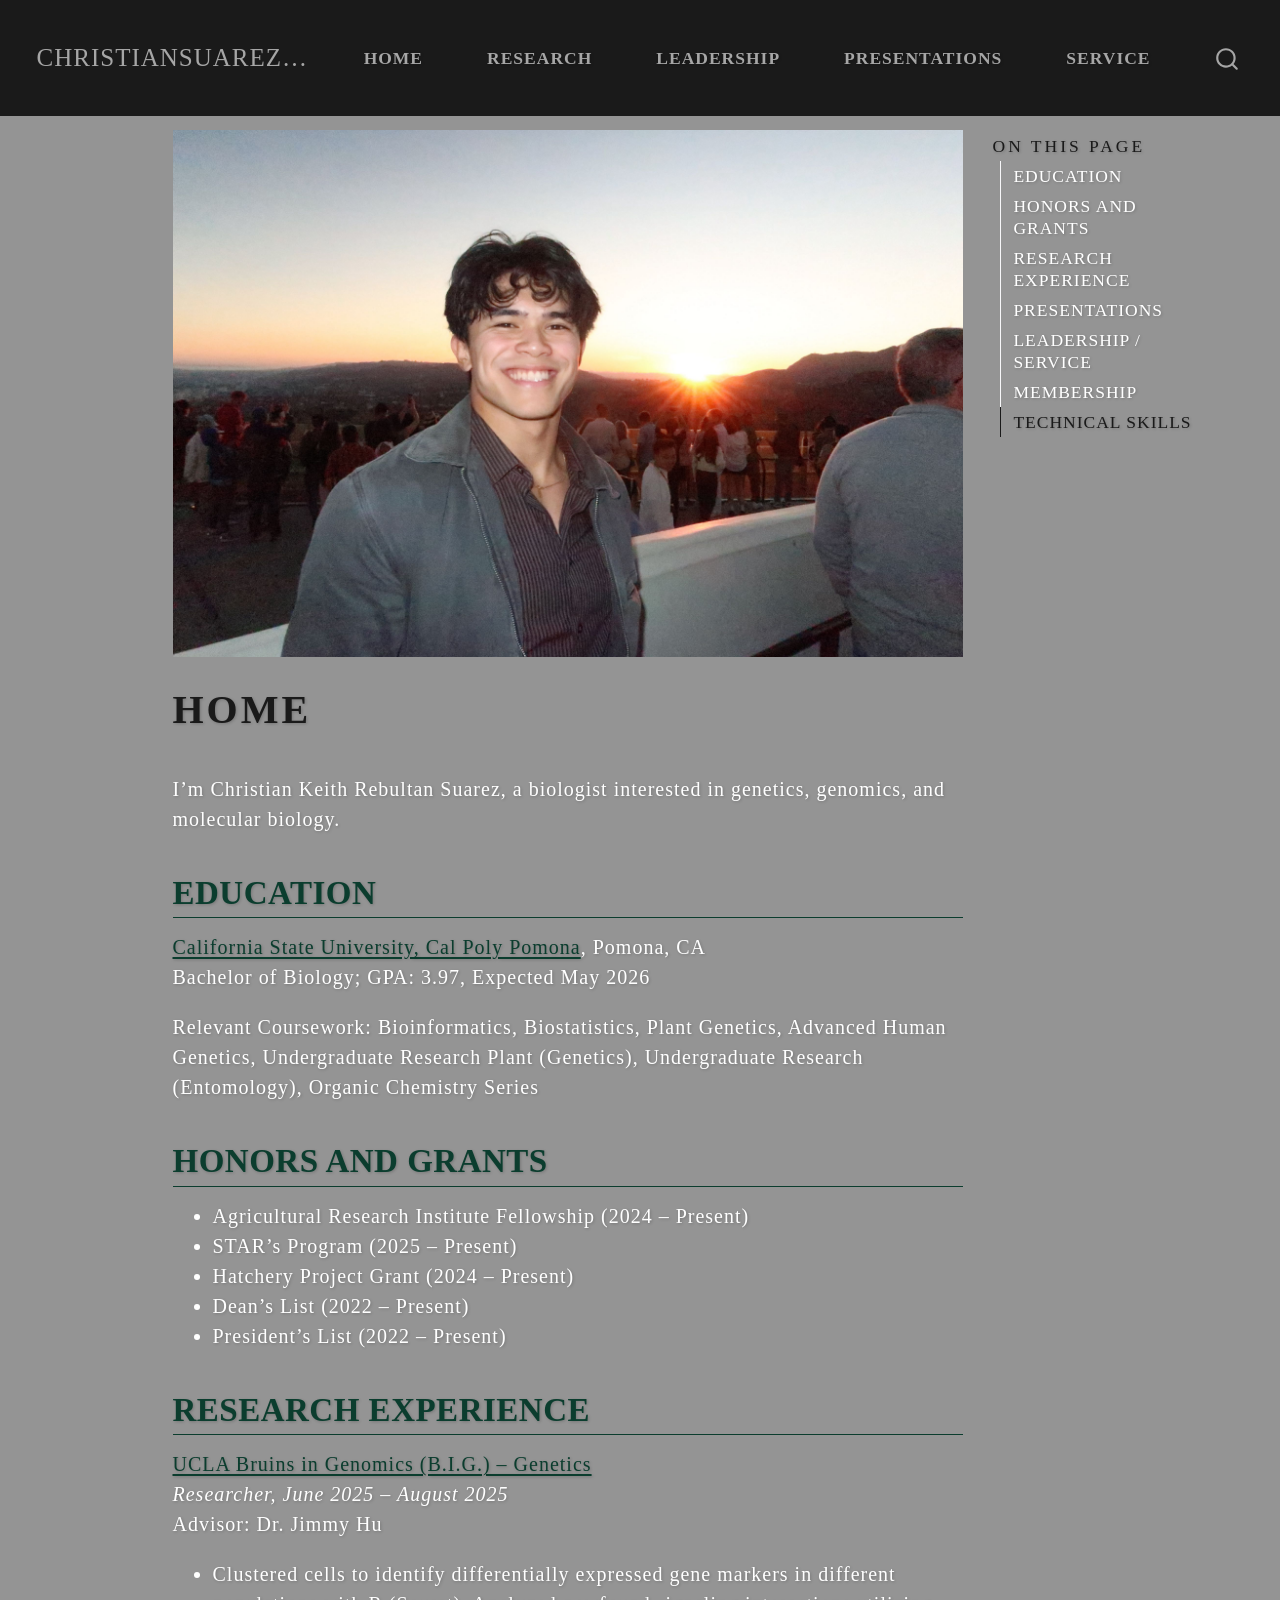
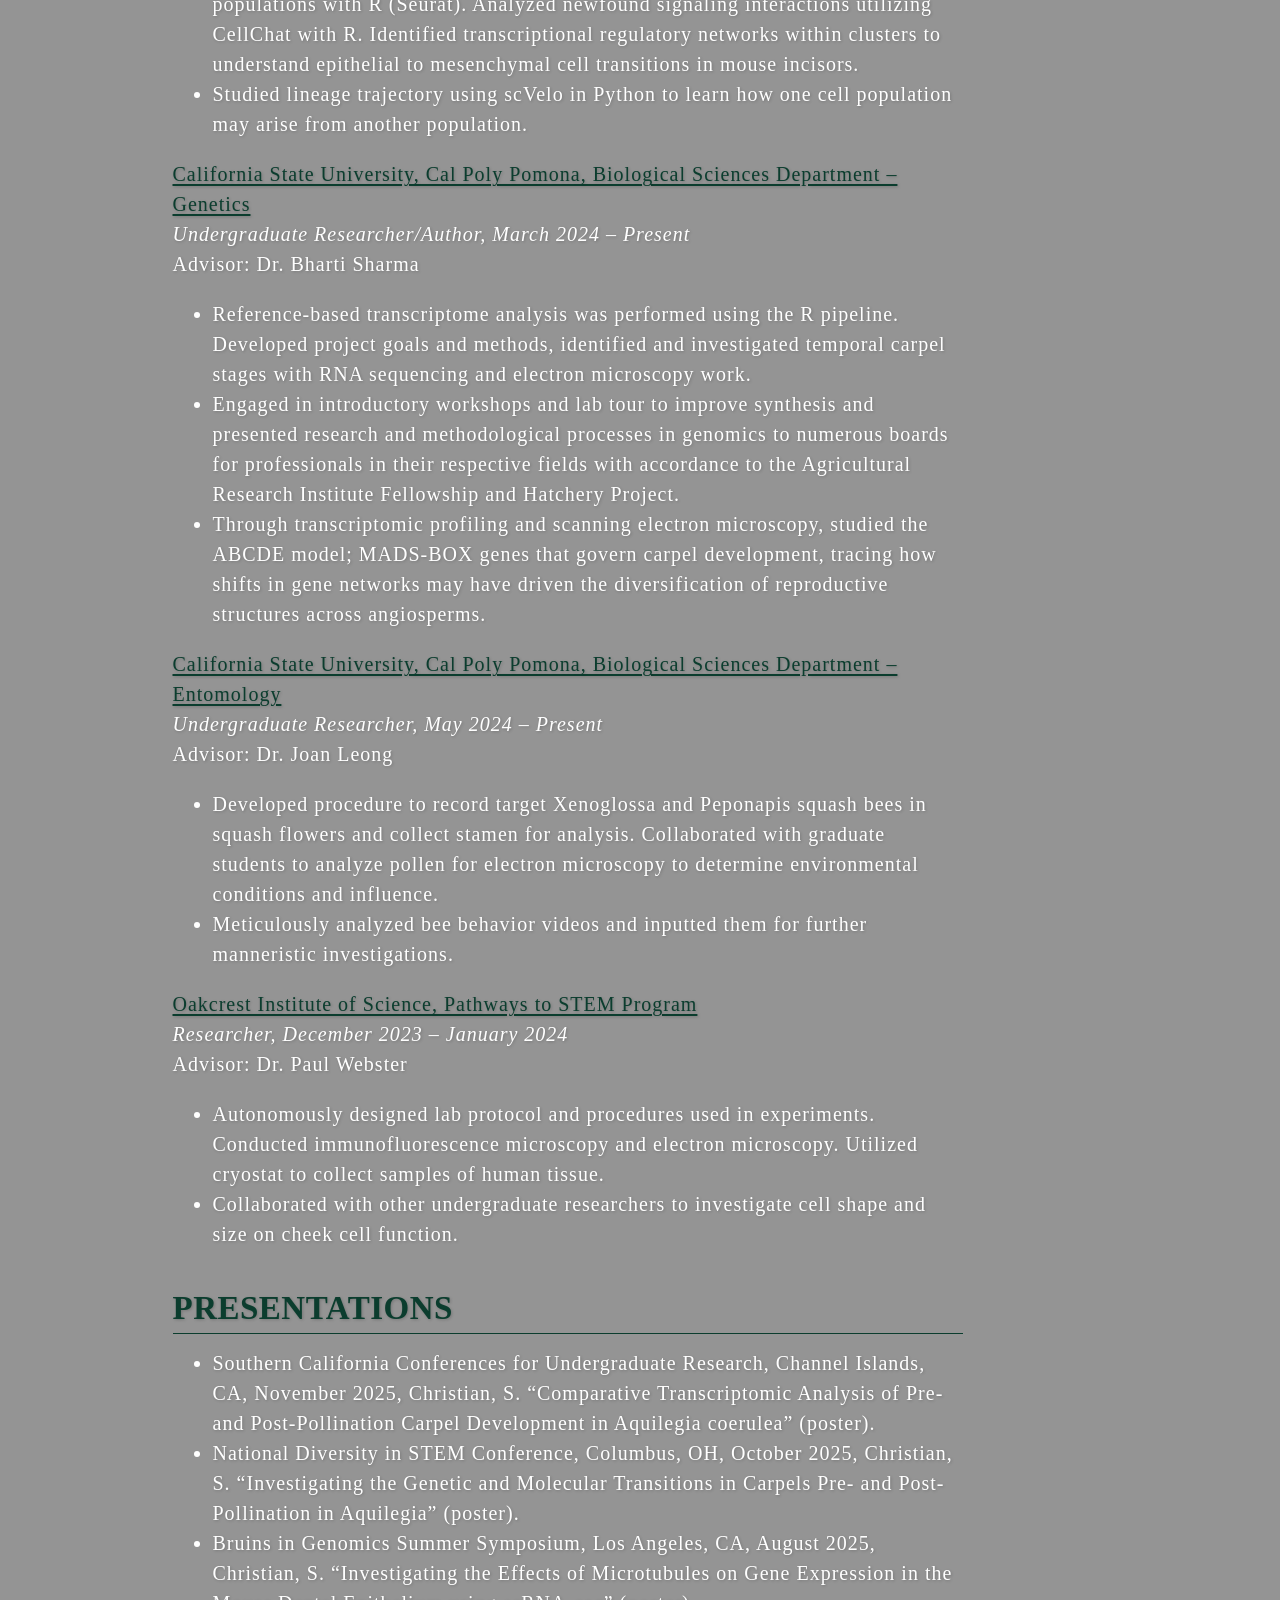
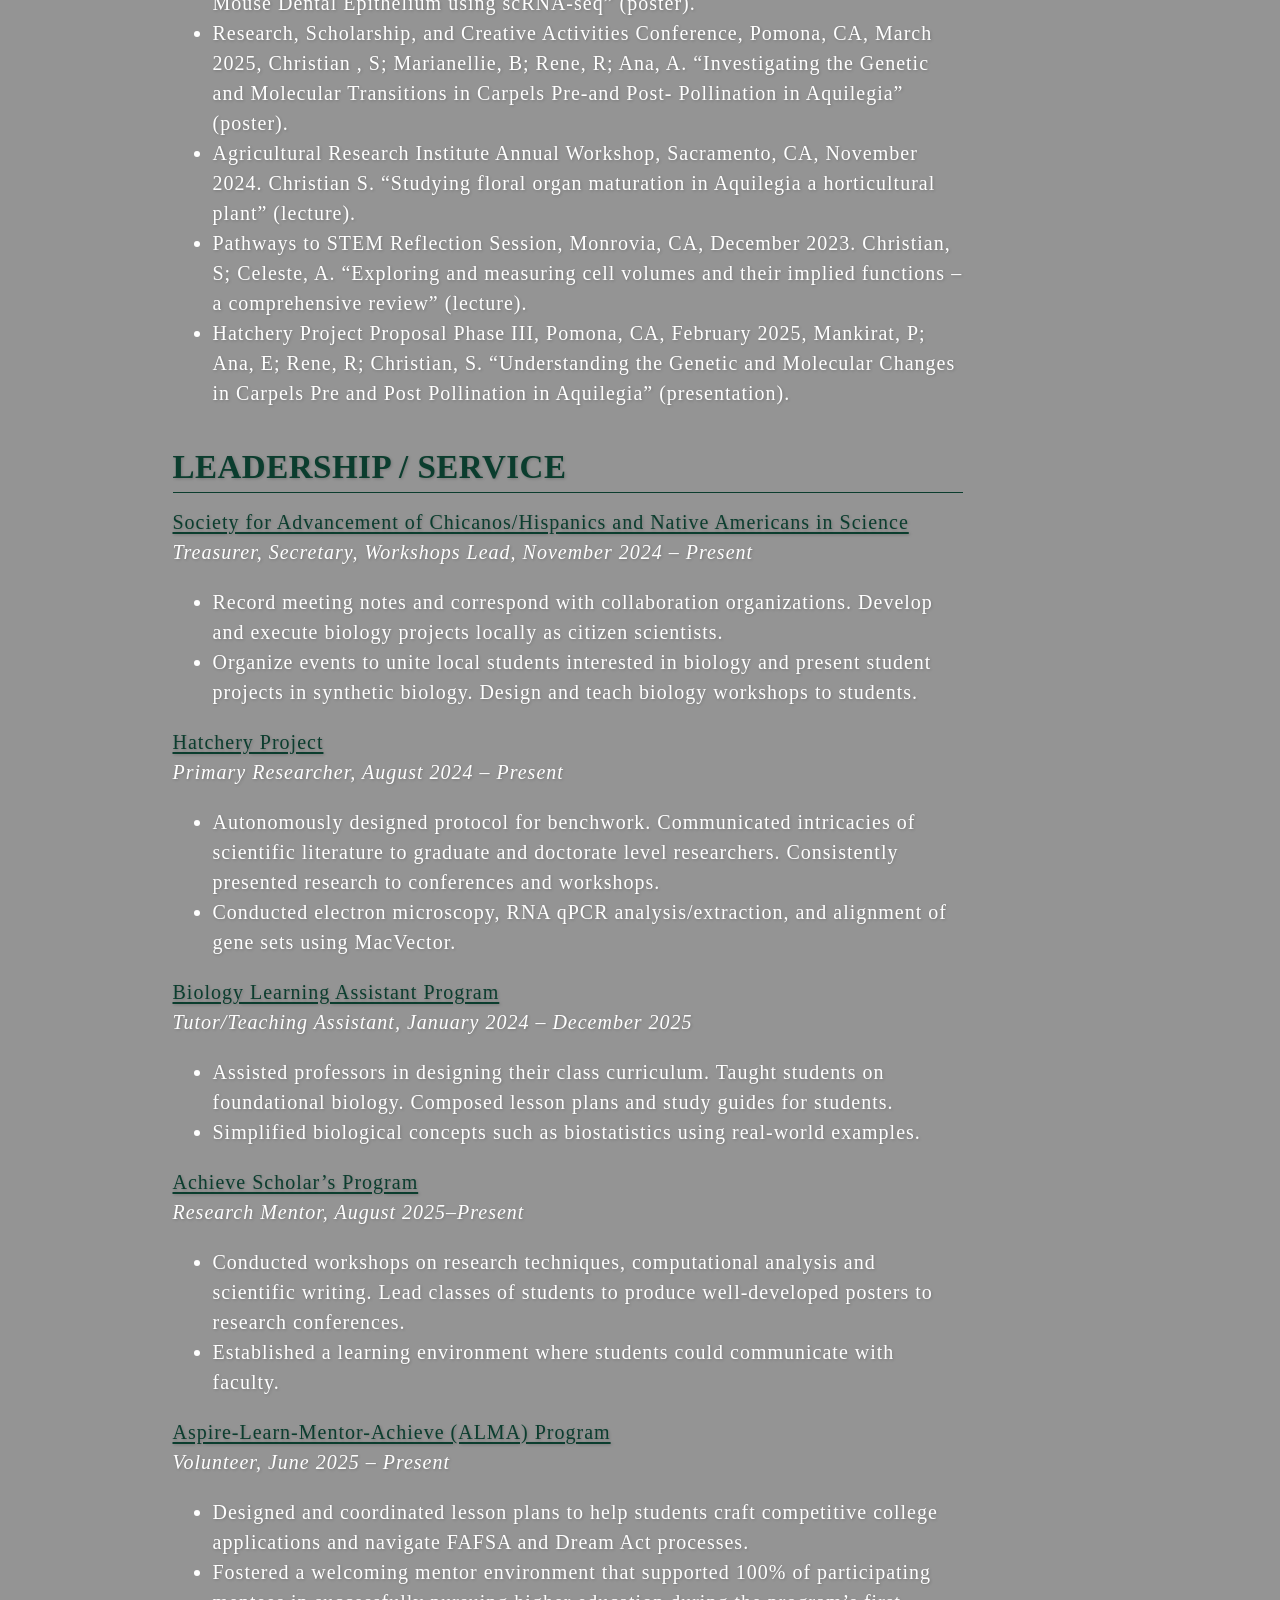
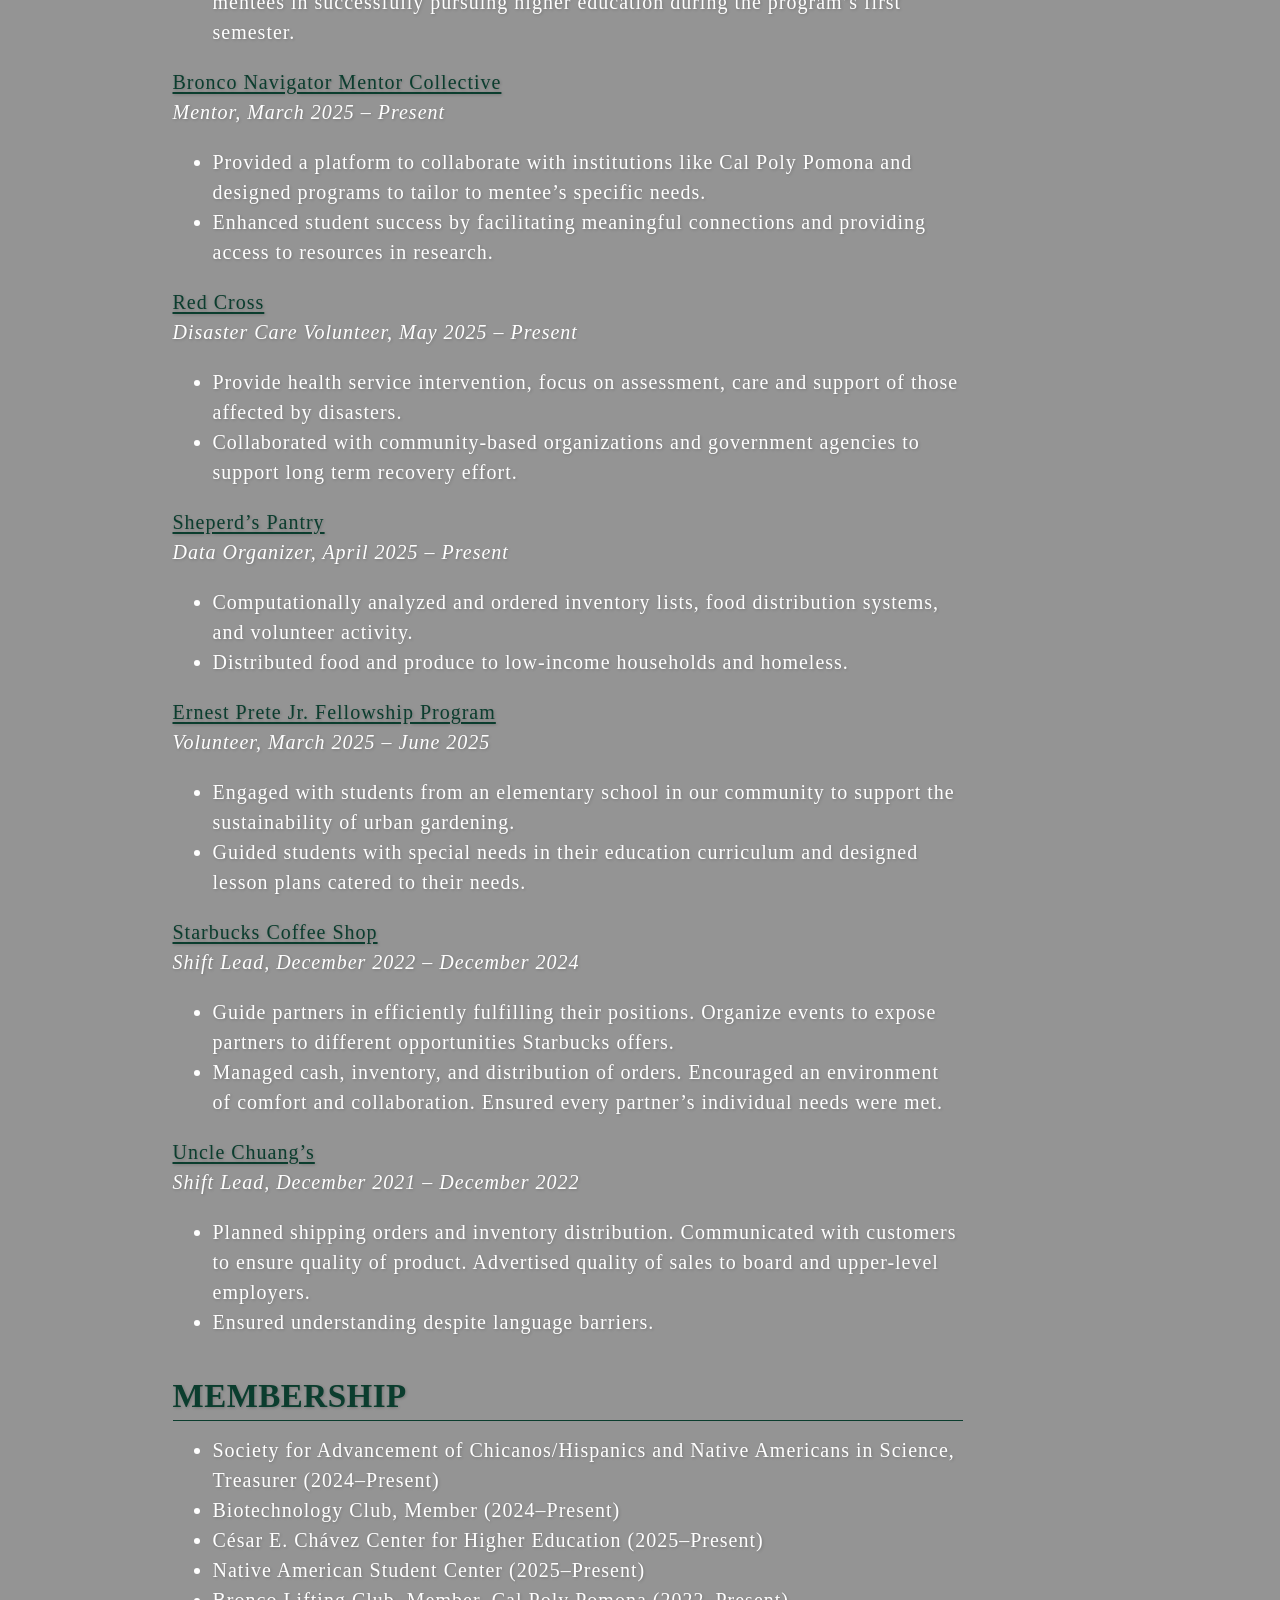
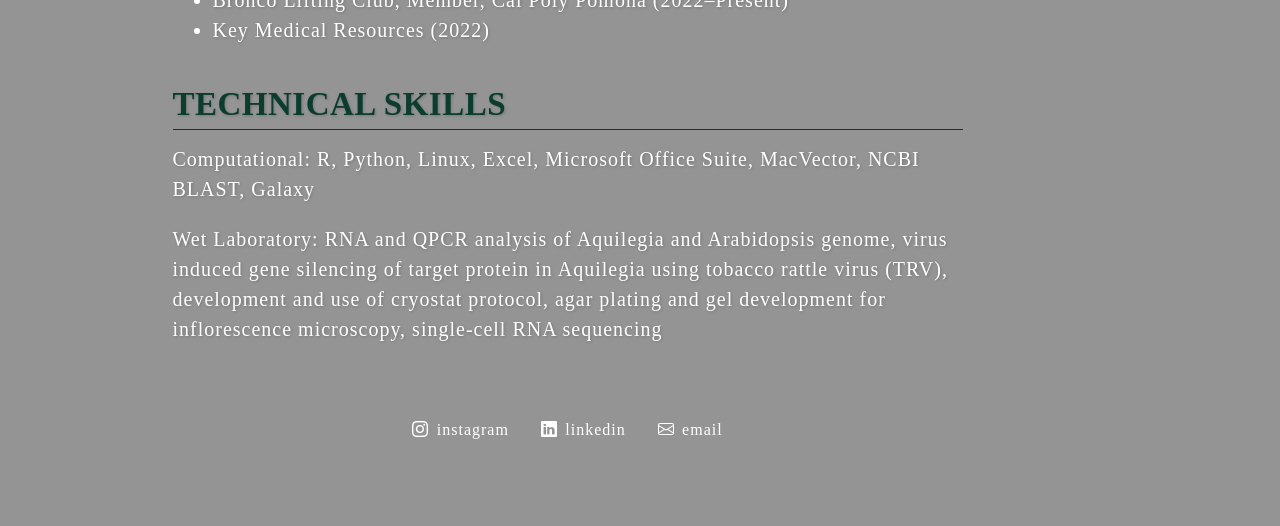
<file: index.html>
<!DOCTYPE html>
<html xmlns="http://www.w3.org/1999/xhtml" lang="en" xml:lang="en"><head>

<meta charset="utf-8">
<meta name="generator" content="quarto-1.8.25">

<meta name="viewport" content="width=device-width, initial-scale=1.0, user-scalable=yes">


<title>Home – christiansuarez.me</title>
<style>
code{white-space: pre-wrap;}
span.smallcaps{font-variant: small-caps;}
div.columns{display: flex; gap: min(4vw, 1.5em);}
div.column{flex: auto; overflow-x: auto;}
div.hanging-indent{margin-left: 1.5em; text-indent: -1.5em;}
ul.task-list{list-style: none;}
ul.task-list li input[type="checkbox"] {
  width: 0.8em;
  margin: 0 0.8em 0.2em -1em; /* quarto-specific, see https://github.com/quarto-dev/quarto-cli/issues/4556 */ 
  vertical-align: middle;
}
</style>


<script src="site_libs/quarto-nav/quarto-nav.js"></script>
<script src="site_libs/quarto-nav/headroom.min.js"></script>
<script src="site_libs/clipboard/clipboard.min.js"></script>
<script src="site_libs/quarto-search/autocomplete.umd.js"></script>
<script src="site_libs/quarto-search/fuse.min.js"></script>
<script src="site_libs/quarto-search/quarto-search.js"></script>
<meta name="quarto:offset" content="./">
<script src="site_libs/quarto-html/quarto.js" type="module"></script>
<script src="site_libs/quarto-html/tabsets/tabsets.js" type="module"></script>
<script src="site_libs/quarto-html/axe/axe-check.js" type="module"></script>
<script src="site_libs/quarto-html/popper.min.js"></script>
<script src="site_libs/quarto-html/tippy.umd.min.js"></script>
<link href="site_libs/quarto-html/tippy.css" rel="stylesheet">
<link href="site_libs/quarto-html/quarto-syntax-highlighting-dark-707d8167ce6003fca903bfe2be84ab7f.css" rel="stylesheet" id="quarto-text-highlighting-styles">
<script src="site_libs/bootstrap/bootstrap.min.js"></script>
<link href="site_libs/bootstrap/bootstrap-icons.css" rel="stylesheet">
<link href="site_libs/bootstrap/bootstrap-041ff7af5e7646bd3cb8bb469810ca34.min.css" rel="stylesheet" append-hash="true" id="quarto-bootstrap" data-mode="dark">
<script id="quarto-search-options" type="application/json">{
  "location": "navbar",
  "copy-button": false,
  "collapse-after": 3,
  "panel-placement": "end",
  "type": "overlay",
  "limit": 50,
  "keyboard-shortcut": [
    "f",
    "/",
    "s"
  ],
  "show-item-context": false,
  "language": {
    "search-no-results-text": "No results",
    "search-matching-documents-text": "matching documents",
    "search-copy-link-title": "Copy link to search",
    "search-hide-matches-text": "Hide additional matches",
    "search-more-match-text": "more match in this document",
    "search-more-matches-text": "more matches in this document",
    "search-clear-button-title": "Clear",
    "search-text-placeholder": "",
    "search-detached-cancel-button-title": "Cancel",
    "search-submit-button-title": "Submit",
    "search-label": "Search"
  }
}</script>


<link rel="stylesheet" href="styles.css">
</head>

<body class="nav-fixed quarto-light">

<div id="quarto-search-results"></div>
  <header id="quarto-header" class="headroom fixed-top">
    <nav class="navbar navbar-expand-lg " data-bs-theme="dark">
      <div class="navbar-container container-fluid">
      <div class="navbar-brand-container mx-auto">
    <a href="./index.html" class="navbar-brand navbar-brand-logo">
    </a>
    <a class="navbar-brand" href="./index.html">
    <span class="navbar-title">christiansuarez.me</span>
    </a>
  </div>
            <div id="quarto-search" class="" title="Search"></div>
          <button class="navbar-toggler" type="button" data-bs-toggle="collapse" data-bs-target="#navbarCollapse" aria-controls="navbarCollapse" role="menu" aria-expanded="false" aria-label="Toggle navigation" onclick="if (window.quartoToggleHeadroom) { window.quartoToggleHeadroom(); }">
  <span class="navbar-toggler-icon"></span>
</button>
          <div class="collapse navbar-collapse" id="navbarCollapse">
            <ul class="navbar-nav navbar-nav-scroll me-auto">
  <li class="nav-item">
    <a class="nav-link active" href="./index.html" aria-current="page"> 
<span class="menu-text">Home</span></a>
  </li>  
  <li class="nav-item">
    <a class="nav-link" href="./research.html"> 
<span class="menu-text">Research</span></a>
  </li>  
  <li class="nav-item">
    <a class="nav-link" href="./leadership.html"> 
<span class="menu-text">Leadership</span></a>
  </li>  
  <li class="nav-item">
    <a class="nav-link" href="./presentations.html"> 
<span class="menu-text">Presentations</span></a>
  </li>  
  <li class="nav-item">
    <a class="nav-link" href="./service.html"> 
<span class="menu-text">Service</span></a>
  </li>  
</ul>
          </div> <!-- /navcollapse -->
            <div class="quarto-navbar-tools">
</div>
      </div> <!-- /container-fluid -->
    </nav>
</header>
<!-- content -->
<div id="quarto-content" class="quarto-container page-columns page-rows-contents page-layout-article page-navbar">
<!-- sidebar -->
<!-- margin-sidebar -->
    <div id="quarto-margin-sidebar" class="sidebar margin-sidebar">
        <nav id="TOC" role="doc-toc" class="toc-active">
    <h2 id="toc-title">On this page</h2>
  <ul>
  <li><a href="#education" id="toc-education" class="nav-link active" data-scroll-target="#education">EDUCATION</a></li>
  <li><a href="#honors-and-grants" id="toc-honors-and-grants" class="nav-link" data-scroll-target="#honors-and-grants">HONORS AND GRANTS</a></li>
  <li><a href="#research-experience" id="toc-research-experience" class="nav-link" data-scroll-target="#research-experience">RESEARCH EXPERIENCE</a></li>
  <li><a href="#presentations" id="toc-presentations" class="nav-link" data-scroll-target="#presentations">PRESENTATIONS</a></li>
  <li><a href="#leadership-service" id="toc-leadership-service" class="nav-link" data-scroll-target="#leadership-service">LEADERSHIP / SERVICE</a></li>
  <li><a href="#membership" id="toc-membership" class="nav-link" data-scroll-target="#membership">MEMBERSHIP</a></li>
  <li><a href="#technical-skills" id="toc-technical-skills" class="nav-link" data-scroll-target="#technical-skills">TECHNICAL SKILLS</a></li>
  </ul>
</nav>
    </div>
<!-- main -->
<div class="quarto-about-marquee">
  <div class="about-image-container">
    <img src="photos/profile.jpg" class="about-image " style="width: 100%;">
  </div>
  <div class="about-contents">
    <header id="title-block-header" class="quarto-title-block default">
<div class="quarto-title">
<h1 class="title">Home</h1>
</div>
<div class="quarto-title-meta">
  </div>
</header> <main class="content" id="quarto-document-content">

<p>I’m Christian Keith Rebultan Suarez, a biologist interested in genetics, genomics, and molecular biology.</p>
<section id="education" class="level2">
<h2 data-anchor-id="education">EDUCATION</h2>
<p><strong><a href="cpp.qmd">California State University, Cal Poly Pomona</a></strong>, Pomona, CA<br>
Bachelor of Biology; GPA: 3.97, Expected May 2026</p>
<p>Relevant Coursework: Bioinformatics, Biostatistics, Plant Genetics, Advanced Human Genetics, Undergraduate Research Plant (Genetics), Undergraduate Research (Entomology), Organic Chemistry Series</p>
</section>
<section id="honors-and-grants" class="level2">
<h2 data-anchor-id="honors-and-grants">HONORS AND GRANTS</h2>
<ul>
<li>Agricultural Research Institute Fellowship (2024 – Present)</li>
<li>STAR’s Program (2025 – Present)</li>
<li>Hatchery Project Grant (2024 – Present)</li>
<li>Dean’s List (2022 – Present)</li>
<li>President’s List (2022 – Present)</li>
</ul>
</section>
<section id="research-experience" class="level2">
<h2 data-anchor-id="research-experience">RESEARCH EXPERIENCE</h2>
<p><strong><a href="./research.html">UCLA Bruins in Genomics (B.I.G.) – Genetics</a></strong><br>
<em>Researcher, June 2025 – August 2025</em><br>
Advisor: Dr.&nbsp;Jimmy Hu</p>
<ul>
<li>Clustered cells to identify differentially expressed gene markers in different populations with R (Seurat). Analyzed newfound signaling interactions utilizing CellChat with R. Identified transcriptional regulatory networks within clusters to understand epithelial to mesenchymal cell transitions in mouse incisors.</li>
<li>Studied lineage trajectory using scVelo in Python to learn how one cell population may arise from another population.</li>
</ul>
<p><strong><a href="./research.html">California State University, Cal Poly Pomona, Biological Sciences Department – Genetics</a></strong><br>
<em>Undergraduate Researcher/Author, March 2024 – Present</em><br>
Advisor: Dr.&nbsp;Bharti Sharma</p>
<ul>
<li>Reference-based transcriptome analysis was performed using the R pipeline. Developed project goals and methods, identified and investigated temporal carpel stages with RNA sequencing and electron microscopy work.</li>
<li>Engaged in introductory workshops and lab tour to improve synthesis and presented research and methodological processes in genomics to numerous boards for professionals in their respective fields with accordance to the Agricultural Research Institute Fellowship and Hatchery Project.</li>
<li>Through transcriptomic profiling and scanning electron microscopy, studied the ABCDE model; MADS-BOX genes that govern carpel development, tracing how shifts in gene networks may have driven the diversification of reproductive structures across angiosperms.</li>
</ul>
<p><strong><a href="./research.html">California State University, Cal Poly Pomona, Biological Sciences Department – Entomology</a></strong><br>
<em>Undergraduate Researcher, May 2024 – Present</em><br>
Advisor: Dr.&nbsp;Joan Leong</p>
<ul>
<li>Developed procedure to record target Xenoglossa and Peponapis squash bees in squash flowers and collect stamen for analysis. Collaborated with graduate students to analyze pollen for electron microscopy to determine environmental conditions and influence.</li>
<li>Meticulously analyzed bee behavior videos and inputted them for further manneristic investigations.</li>
</ul>
<p><strong><a href="./research.html">Oakcrest Institute of Science, Pathways to STEM Program</a></strong><br>
<em>Researcher, December 2023 – January 2024</em><br>
Advisor: Dr.&nbsp;Paul Webster</p>
<ul>
<li>Autonomously designed lab protocol and procedures used in experiments. Conducted immunofluorescence microscopy and electron microscopy. Utilized cryostat to collect samples of human tissue.</li>
<li>Collaborated with other undergraduate researchers to investigate cell shape and size on cheek cell function.</li>
</ul>
</section>
<section id="presentations" class="level2">
<h2 data-anchor-id="presentations">PRESENTATIONS</h2>
<ul>
<li>Southern California Conferences for Undergraduate Research, Channel Islands, CA, November 2025, Christian, S. “Comparative Transcriptomic Analysis of Pre- and Post-Pollination Carpel Development in Aquilegia coerulea” (poster).</li>
<li>National Diversity in STEM Conference, Columbus, OH, October 2025, Christian, S. “Investigating the Genetic and Molecular Transitions in Carpels Pre- and Post- Pollination in Aquilegia” (poster).</li>
<li>Bruins in Genomics Summer Symposium, Los Angeles, CA, August 2025, Christian, S. “Investigating the Effects of Microtubules on Gene Expression in the Mouse Dental Epithelium using scRNA-seq” (poster).</li>
<li>Research, Scholarship, and Creative Activities Conference, Pomona, CA, March 2025, Christian , S; Marianellie, B; Rene, R; Ana, A. “Investigating the Genetic and Molecular Transitions in Carpels Pre-and Post- Pollination in Aquilegia” (poster).</li>
<li>Agricultural Research Institute Annual Workshop, Sacramento, CA, November 2024. Christian S. “Studying floral organ maturation in Aquilegia a horticultural plant” (lecture).</li>
<li>Pathways to STEM Reflection Session, Monrovia, CA, December 2023. Christian, S; Celeste, A. “Exploring and measuring cell volumes and their implied functions – a comprehensive review” (lecture).</li>
<li>Hatchery Project Proposal Phase III, Pomona, CA, February 2025, Mankirat, P; Ana, E; Rene, R; Christian, S. “Understanding the Genetic and Molecular Changes in Carpels Pre and Post Pollination in Aquilegia” (presentation).</li>
</ul>
</section>
<section id="leadership-service" class="level2">
<h2 data-anchor-id="leadership-service">LEADERSHIP / SERVICE</h2>
<p><strong><a href="./leadership.html">Society for Advancement of Chicanos/Hispanics and Native Americans in Science</a></strong><br>
<em>Treasurer, Secretary, Workshops Lead, November 2024 – Present</em></p>
<ul>
<li>Record meeting notes and correspond with collaboration organizations. Develop and execute biology projects locally as citizen scientists.</li>
<li>Organize events to unite local students interested in biology and present student projects in synthetic biology. Design and teach biology workshops to students.</li>
</ul>
<p><strong><a href="./leadership.html">Hatchery Project</a></strong><br>
<em>Primary Researcher, August 2024 – Present</em></p>
<ul>
<li>Autonomously designed protocol for benchwork. Communicated intricacies of scientific literature to graduate and doctorate level researchers. Consistently presented research to conferences and workshops.</li>
<li>Conducted electron microscopy, RNA qPCR analysis/extraction, and alignment of gene sets using MacVector.</li>
</ul>
<p><strong><a href="./leadership.html">Biology Learning Assistant Program</a></strong><br>
<em>Tutor/Teaching Assistant, January 2024 – December 2025</em></p>
<ul>
<li>Assisted professors in designing their class curriculum. Taught students on foundational biology. Composed lesson plans and study guides for students.</li>
<li>Simplified biological concepts such as biostatistics using real-world examples.</li>
</ul>
<p><strong><a href="./leadership.html">Achieve Scholar’s Program</a></strong><br>
<em>Research Mentor, August 2025–Present</em></p>
<ul>
<li>Conducted workshops on research techniques, computational analysis and scientific writing. Lead classes of students to produce well-developed posters to research conferences.</li>
<li>Established a learning environment where students could communicate with faculty.</li>
</ul>
<p><strong><a href="./leadership.html">Aspire-Learn-Mentor-Achieve (ALMA) Program</a></strong><br>
<em>Volunteer, June 2025 – Present</em></p>
<ul>
<li>Designed and coordinated lesson plans to help students craft competitive college applications and navigate FAFSA and Dream Act processes.</li>
<li>Fostered a welcoming mentor environment that supported 100% of participating mentees in successfully pursuing higher education during the program’s first semester.</li>
</ul>
<p><strong><a href="./leadership.html">Bronco Navigator Mentor Collective</a></strong><br>
<em>Mentor, March 2025 – Present</em></p>
<ul>
<li>Provided a platform to collaborate with institutions like Cal Poly Pomona and designed programs to tailor to mentee’s specific needs.</li>
<li>Enhanced student success by facilitating meaningful connections and providing access to resources in research.</li>
</ul>
<p><strong><a href="./service.html">Red Cross</a></strong><br>
<em>Disaster Care Volunteer, May 2025 – Present</em></p>
<ul>
<li>Provide health service intervention, focus on assessment, care and support of those affected by disasters.</li>
<li>Collaborated with community-based organizations and government agencies to support long term recovery effort.</li>
</ul>
<p><strong><a href="./service.html">Sheperd’s Pantry</a></strong><br>
<em>Data Organizer, April 2025 – Present</em></p>
<ul>
<li>Computationally analyzed and ordered inventory lists, food distribution systems, and volunteer activity.</li>
<li>Distributed food and produce to low-income households and homeless.</li>
</ul>
<p><strong><a href="./service.html">Ernest Prete Jr.&nbsp;Fellowship Program</a></strong><br>
<em>Volunteer, March 2025 – June 2025</em></p>
<ul>
<li>Engaged with students from an elementary school in our community to support the sustainability of urban gardening.</li>
<li>Guided students with special needs in their education curriculum and designed lesson plans catered to their needs.</li>
</ul>
<p><strong><a href="starbucks.qmd">Starbucks Coffee Shop</a></strong><br>
<em>Shift Lead, December 2022 – December 2024</em></p>
<ul>
<li>Guide partners in efficiently fulfilling their positions. Organize events to expose partners to different opportunities Starbucks offers.</li>
<li>Managed cash, inventory, and distribution of orders. Encouraged an environment of comfort and collaboration. Ensured every partner’s individual needs were met.</li>
</ul>
<p><strong><a href="unchuang.qmd">Uncle Chuang’s</a></strong><br>
<em>Shift Lead, December 2021 – December 2022</em></p>
<ul>
<li>Planned shipping orders and inventory distribution. Communicated with customers to ensure quality of product. Advertised quality of sales to board and upper-level employers.</li>
<li>Ensured understanding despite language barriers.</li>
</ul>
</section>
<section id="membership" class="level2">
<h2 data-anchor-id="membership">MEMBERSHIP</h2>
<ul>
<li>Society for Advancement of Chicanos/Hispanics and Native Americans in Science, Treasurer (2024–Present)</li>
<li>Biotechnology Club, Member (2024–Present)</li>
<li>César E. Chávez Center for Higher Education (2025–Present)</li>
<li>Native American Student Center (2025–Present)</li>
<li>Bronco Lifting Club, Member, Cal Poly Pomona (2022–Present)</li>
<li>Key Medical Resources (2022)</li>
</ul>
</section>
<section id="technical-skills" class="level2">
<h2 data-anchor-id="technical-skills">TECHNICAL SKILLS</h2>
<p><strong>Computational:</strong> R, Python, Linux, Excel, Microsoft Office Suite, MacVector, NCBI BLAST, Galaxy</p>
<p><strong>Wet Laboratory:</strong> RNA and QPCR analysis of Aquilegia and Arabidopsis genome, virus induced gene silencing of target protein in Aquilegia using tobacco rattle virus (TRV), development and use of cryostat protocol, agar plating and gel development for inflorescence microscopy, single-cell RNA sequencing</p>


</section>
</main> 
    <div class="about-footer"><div class="about-links">
  <a href="https://www.instagram.com/chris_ch1n?igsh=NTc4MTIwNjQ2YQ%3D%3D&amp;utm_source=qr" class="about-link" rel="" target="">
    <i class="bi bi-instagram"></i>
     <span class="about-link-text">instagram</span>
  </a>
  <a href="https://www.linkedin.com/in/christian-suarez-7a1492205?utm_source=share_via&amp;utm_content=profile&amp;utm_medium=member_ios" class="about-link" rel="" target="">
    <i class="bi bi-linkedin"></i>
     <span class="about-link-text">linkedin</span>
  </a>
  <a href="mailto:christians2826@gmail.com" class="about-link" rel="" target="">
    <i class="bi bi-envelope"></i>
     <span class="about-link-text">email</span>
  </a>
</div>
</div>
  </div>
</div>
 <!-- /main -->
<script id="quarto-html-after-body" type="application/javascript">
  window.document.addEventListener("DOMContentLoaded", function (event) {
    const isCodeAnnotation = (el) => {
      for (const clz of el.classList) {
        if (clz.startsWith('code-annotation-')) {                     
          return true;
        }
      }
      return false;
    }
    const onCopySuccess = function(e) {
      // button target
      const button = e.trigger;
      // don't keep focus
      button.blur();
      // flash "checked"
      button.classList.add('code-copy-button-checked');
      var currentTitle = button.getAttribute("title");
      button.setAttribute("title", "Copied!");
      let tooltip;
      if (window.bootstrap) {
        button.setAttribute("data-bs-toggle", "tooltip");
        button.setAttribute("data-bs-placement", "left");
        button.setAttribute("data-bs-title", "Copied!");
        tooltip = new bootstrap.Tooltip(button, 
          { trigger: "manual", 
            customClass: "code-copy-button-tooltip",
            offset: [0, -8]});
        tooltip.show();    
      }
      setTimeout(function() {
        if (tooltip) {
          tooltip.hide();
          button.removeAttribute("data-bs-title");
          button.removeAttribute("data-bs-toggle");
          button.removeAttribute("data-bs-placement");
        }
        button.setAttribute("title", currentTitle);
        button.classList.remove('code-copy-button-checked');
      }, 1000);
      // clear code selection
      e.clearSelection();
    }
    const getTextToCopy = function(trigger) {
      const outerScaffold = trigger.parentElement.cloneNode(true);
      const codeEl = outerScaffold.querySelector('code');
      for (const childEl of codeEl.children) {
        if (isCodeAnnotation(childEl)) {
          childEl.remove();
        }
      }
      return codeEl.innerText;
    }
    const clipboard = new window.ClipboardJS('.code-copy-button:not([data-in-quarto-modal])', {
      text: getTextToCopy
    });
    clipboard.on('success', onCopySuccess);
    if (window.document.getElementById('quarto-embedded-source-code-modal')) {
      const clipboardModal = new window.ClipboardJS('.code-copy-button[data-in-quarto-modal]', {
        text: getTextToCopy,
        container: window.document.getElementById('quarto-embedded-source-code-modal')
      });
      clipboardModal.on('success', onCopySuccess);
    }
      var localhostRegex = new RegExp(/^(?:http|https):\/\/localhost\:?[0-9]*\//);
      var mailtoRegex = new RegExp(/^mailto:/);
        var filterRegex = new RegExp('/' + window.location.host + '/');
      var isInternal = (href) => {
          return filterRegex.test(href) || localhostRegex.test(href) || mailtoRegex.test(href);
      }
      // Inspect non-navigation links and adorn them if external
     var links = window.document.querySelectorAll('a[href]:not(.nav-link):not(.navbar-brand):not(.toc-action):not(.sidebar-link):not(.sidebar-item-toggle):not(.pagination-link):not(.no-external):not([aria-hidden]):not(.dropdown-item):not(.quarto-navigation-tool):not(.about-link)');
      for (var i=0; i<links.length; i++) {
        const link = links[i];
        if (!isInternal(link.href)) {
          // undo the damage that might have been done by quarto-nav.js in the case of
          // links that we want to consider external
          if (link.dataset.originalHref !== undefined) {
            link.href = link.dataset.originalHref;
          }
        }
      }
    function tippyHover(el, contentFn, onTriggerFn, onUntriggerFn) {
      const config = {
        allowHTML: true,
        maxWidth: 500,
        delay: 100,
        arrow: false,
        appendTo: function(el) {
            return el.parentElement;
        },
        interactive: true,
        interactiveBorder: 10,
        theme: 'quarto',
        placement: 'bottom-start',
      };
      if (contentFn) {
        config.content = contentFn;
      }
      if (onTriggerFn) {
        config.onTrigger = onTriggerFn;
      }
      if (onUntriggerFn) {
        config.onUntrigger = onUntriggerFn;
      }
      window.tippy(el, config); 
    }
    const noterefs = window.document.querySelectorAll('a[role="doc-noteref"]');
    for (var i=0; i<noterefs.length; i++) {
      const ref = noterefs[i];
      tippyHover(ref, function() {
        // use id or data attribute instead here
        let href = ref.getAttribute('data-footnote-href') || ref.getAttribute('href');
        try { href = new URL(href).hash; } catch {}
        const id = href.replace(/^#\/?/, "");
        const note = window.document.getElementById(id);
        if (note) {
          return note.innerHTML;
        } else {
          return "";
        }
      });
    }
    const xrefs = window.document.querySelectorAll('a.quarto-xref');
    const processXRef = (id, note) => {
      // Strip column container classes
      const stripColumnClz = (el) => {
        el.classList.remove("page-full", "page-columns");
        if (el.children) {
          for (const child of el.children) {
            stripColumnClz(child);
          }
        }
      }
      stripColumnClz(note)
      if (id === null || id.startsWith('sec-')) {
        // Special case sections, only their first couple elements
        const container = document.createElement("div");
        if (note.children && note.children.length > 2) {
          container.appendChild(note.children[0].cloneNode(true));
          for (let i = 1; i < note.children.length; i++) {
            const child = note.children[i];
            if (child.tagName === "P" && child.innerText === "") {
              continue;
            } else {
              container.appendChild(child.cloneNode(true));
              break;
            }
          }
          if (window.Quarto?.typesetMath) {
            window.Quarto.typesetMath(container);
          }
          return container.innerHTML
        } else {
          if (window.Quarto?.typesetMath) {
            window.Quarto.typesetMath(note);
          }
          return note.innerHTML;
        }
      } else {
        // Remove any anchor links if they are present
        const anchorLink = note.querySelector('a.anchorjs-link');
        if (anchorLink) {
          anchorLink.remove();
        }
        if (window.Quarto?.typesetMath) {
          window.Quarto.typesetMath(note);
        }
        if (note.classList.contains("callout")) {
          return note.outerHTML;
        } else {
          return note.innerHTML;
        }
      }
    }
    for (var i=0; i<xrefs.length; i++) {
      const xref = xrefs[i];
      tippyHover(xref, undefined, function(instance) {
        instance.disable();
        let url = xref.getAttribute('href');
        let hash = undefined; 
        if (url.startsWith('#')) {
          hash = url;
        } else {
          try { hash = new URL(url).hash; } catch {}
        }
        if (hash) {
          const id = hash.replace(/^#\/?/, "");
          const note = window.document.getElementById(id);
          if (note !== null) {
            try {
              const html = processXRef(id, note.cloneNode(true));
              instance.setContent(html);
            } finally {
              instance.enable();
              instance.show();
            }
          } else {
            // See if we can fetch this
            fetch(url.split('#')[0])
            .then(res => res.text())
            .then(html => {
              const parser = new DOMParser();
              const htmlDoc = parser.parseFromString(html, "text/html");
              const note = htmlDoc.getElementById(id);
              if (note !== null) {
                const html = processXRef(id, note);
                instance.setContent(html);
              } 
            }).finally(() => {
              instance.enable();
              instance.show();
            });
          }
        } else {
          // See if we can fetch a full url (with no hash to target)
          // This is a special case and we should probably do some content thinning / targeting
          fetch(url)
          .then(res => res.text())
          .then(html => {
            const parser = new DOMParser();
            const htmlDoc = parser.parseFromString(html, "text/html");
            const note = htmlDoc.querySelector('main.content');
            if (note !== null) {
              // This should only happen for chapter cross references
              // (since there is no id in the URL)
              // remove the first header
              if (note.children.length > 0 && note.children[0].tagName === "HEADER") {
                note.children[0].remove();
              }
              const html = processXRef(null, note);
              instance.setContent(html);
            } 
          }).finally(() => {
            instance.enable();
            instance.show();
          });
        }
      }, function(instance) {
      });
    }
        let selectedAnnoteEl;
        const selectorForAnnotation = ( cell, annotation) => {
          let cellAttr = 'data-code-cell="' + cell + '"';
          let lineAttr = 'data-code-annotation="' +  annotation + '"';
          const selector = 'span[' + cellAttr + '][' + lineAttr + ']';
          return selector;
        }
        const selectCodeLines = (annoteEl) => {
          const doc = window.document;
          const targetCell = annoteEl.getAttribute("data-target-cell");
          const targetAnnotation = annoteEl.getAttribute("data-target-annotation");
          const annoteSpan = window.document.querySelector(selectorForAnnotation(targetCell, targetAnnotation));
          const lines = annoteSpan.getAttribute("data-code-lines").split(",");
          const lineIds = lines.map((line) => {
            return targetCell + "-" + line;
          })
          let top = null;
          let height = null;
          let parent = null;
          if (lineIds.length > 0) {
              //compute the position of the single el (top and bottom and make a div)
              const el = window.document.getElementById(lineIds[0]);
              top = el.offsetTop;
              height = el.offsetHeight;
              parent = el.parentElement.parentElement;
            if (lineIds.length > 1) {
              const lastEl = window.document.getElementById(lineIds[lineIds.length - 1]);
              const bottom = lastEl.offsetTop + lastEl.offsetHeight;
              height = bottom - top;
            }
            if (top !== null && height !== null && parent !== null) {
              // cook up a div (if necessary) and position it 
              let div = window.document.getElementById("code-annotation-line-highlight");
              if (div === null) {
                div = window.document.createElement("div");
                div.setAttribute("id", "code-annotation-line-highlight");
                div.style.position = 'absolute';
                parent.appendChild(div);
              }
              div.style.top = top - 2 + "px";
              div.style.height = height + 4 + "px";
              div.style.left = 0;
              let gutterDiv = window.document.getElementById("code-annotation-line-highlight-gutter");
              if (gutterDiv === null) {
                gutterDiv = window.document.createElement("div");
                gutterDiv.setAttribute("id", "code-annotation-line-highlight-gutter");
                gutterDiv.style.position = 'absolute';
                const codeCell = window.document.getElementById(targetCell);
                const gutter = codeCell.querySelector('.code-annotation-gutter');
                gutter.appendChild(gutterDiv);
              }
              gutterDiv.style.top = top - 2 + "px";
              gutterDiv.style.height = height + 4 + "px";
            }
            selectedAnnoteEl = annoteEl;
          }
        };
        const unselectCodeLines = () => {
          const elementsIds = ["code-annotation-line-highlight", "code-annotation-line-highlight-gutter"];
          elementsIds.forEach((elId) => {
            const div = window.document.getElementById(elId);
            if (div) {
              div.remove();
            }
          });
          selectedAnnoteEl = undefined;
        };
          // Handle positioning of the toggle
      window.addEventListener(
        "resize",
        throttle(() => {
          elRect = undefined;
          if (selectedAnnoteEl) {
            selectCodeLines(selectedAnnoteEl);
          }
        }, 10)
      );
      function throttle(fn, ms) {
      let throttle = false;
      let timer;
        return (...args) => {
          if(!throttle) { // first call gets through
              fn.apply(this, args);
              throttle = true;
          } else { // all the others get throttled
              if(timer) clearTimeout(timer); // cancel #2
              timer = setTimeout(() => {
                fn.apply(this, args);
                timer = throttle = false;
              }, ms);
          }
        };
      }
        // Attach click handler to the DT
        const annoteDls = window.document.querySelectorAll('dt[data-target-cell]');
        for (const annoteDlNode of annoteDls) {
          annoteDlNode.addEventListener('click', (event) => {
            const clickedEl = event.target;
            if (clickedEl !== selectedAnnoteEl) {
              unselectCodeLines();
              const activeEl = window.document.querySelector('dt[data-target-cell].code-annotation-active');
              if (activeEl) {
                activeEl.classList.remove('code-annotation-active');
              }
              selectCodeLines(clickedEl);
              clickedEl.classList.add('code-annotation-active');
            } else {
              // Unselect the line
              unselectCodeLines();
              clickedEl.classList.remove('code-annotation-active');
            }
          });
        }
    const findCites = (el) => {
      const parentEl = el.parentElement;
      if (parentEl) {
        const cites = parentEl.dataset.cites;
        if (cites) {
          return {
            el,
            cites: cites.split(' ')
          };
        } else {
          return findCites(el.parentElement)
        }
      } else {
        return undefined;
      }
    };
    var bibliorefs = window.document.querySelectorAll('a[role="doc-biblioref"]');
    for (var i=0; i<bibliorefs.length; i++) {
      const ref = bibliorefs[i];
      const citeInfo = findCites(ref);
      if (citeInfo) {
        tippyHover(citeInfo.el, function() {
          var popup = window.document.createElement('div');
          citeInfo.cites.forEach(function(cite) {
            var citeDiv = window.document.createElement('div');
            citeDiv.classList.add('hanging-indent');
            citeDiv.classList.add('csl-entry');
            var biblioDiv = window.document.getElementById('ref-' + cite);
            if (biblioDiv) {
              citeDiv.innerHTML = biblioDiv.innerHTML;
            }
            popup.appendChild(citeDiv);
          });
          return popup.innerHTML;
        });
      }
    }
  });
  </script>
</div> <!-- /content -->




</body></html>
</file>
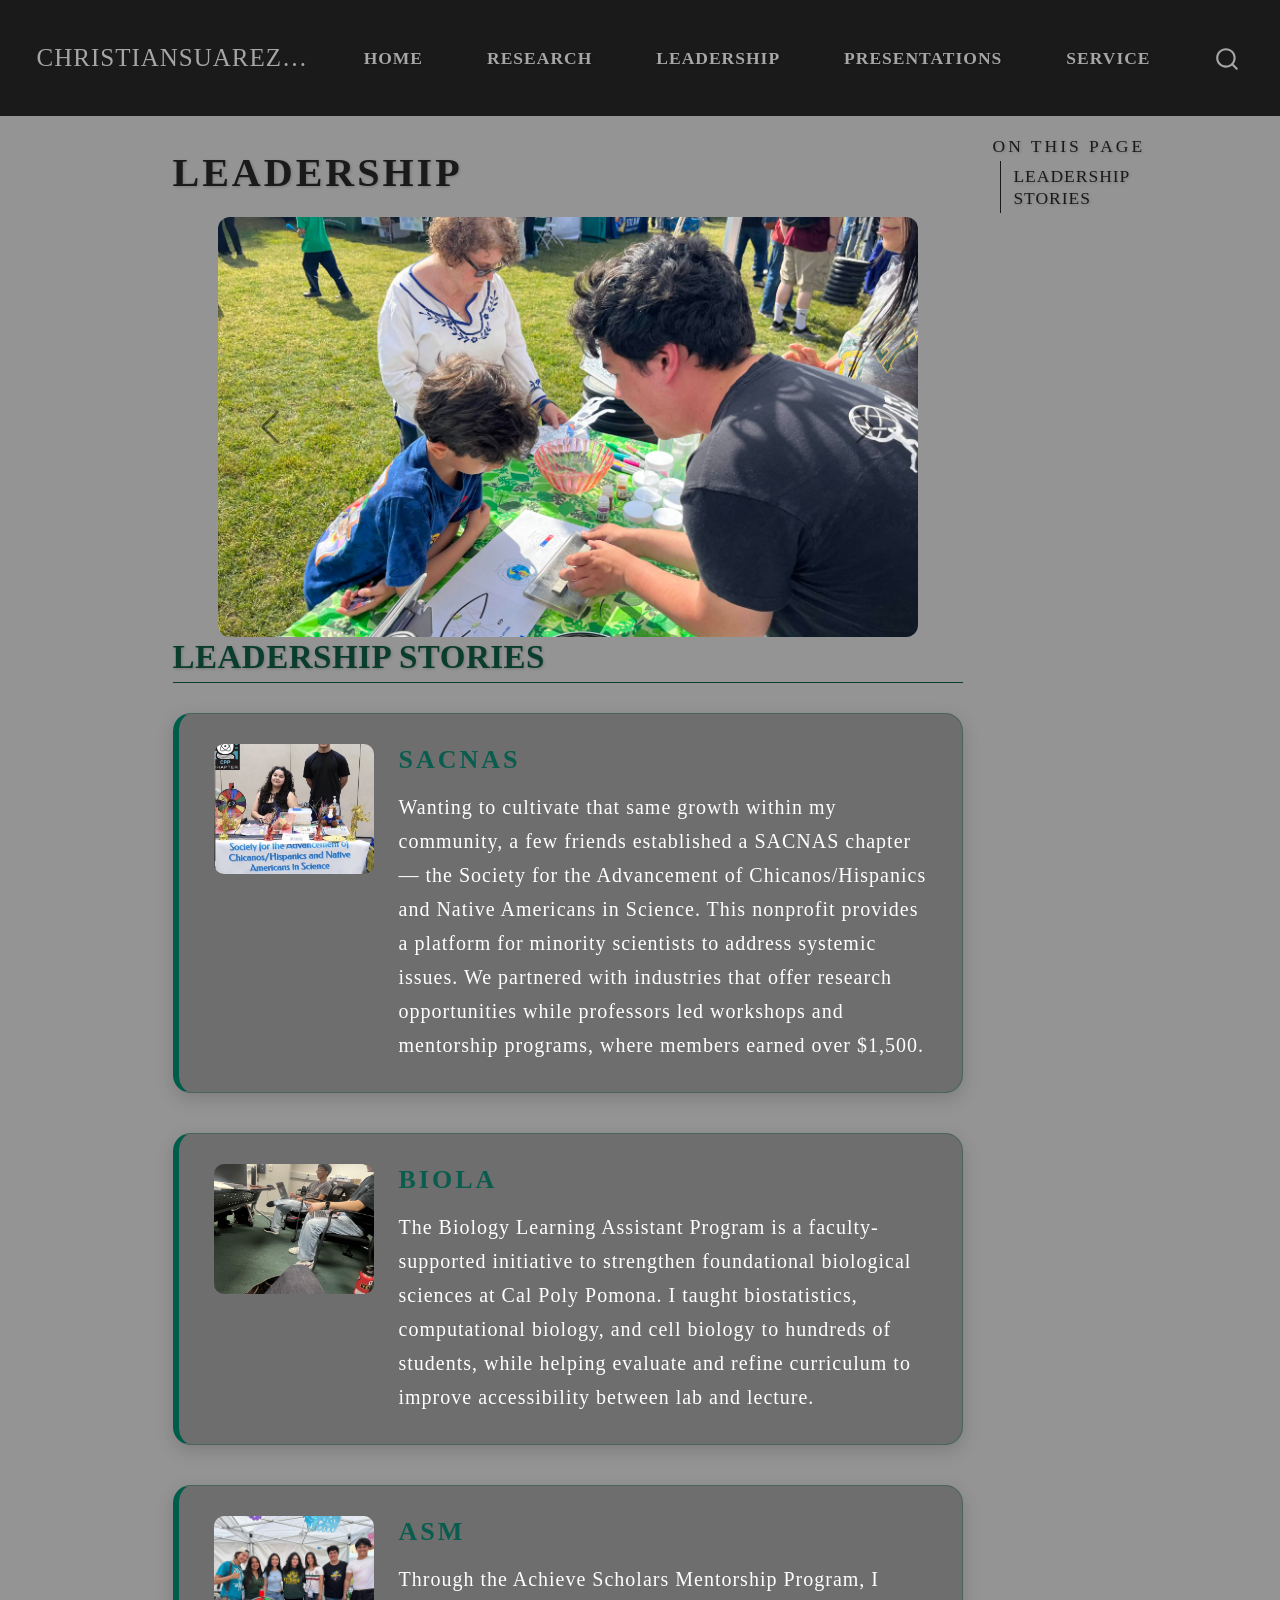
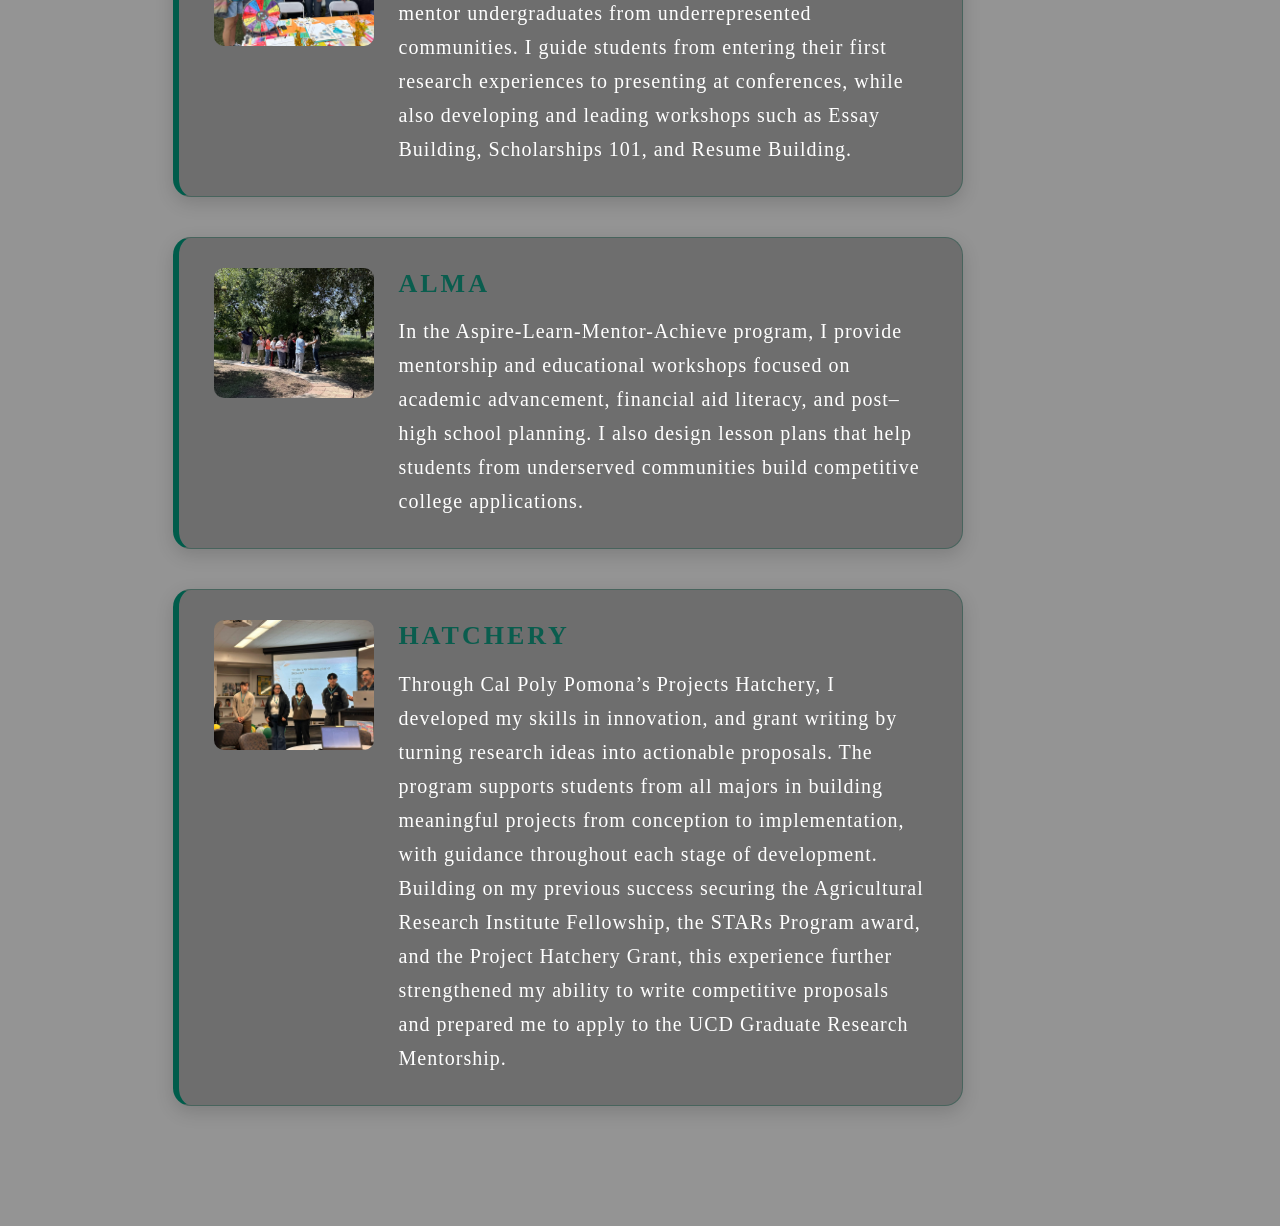
<file: leadership.html>
<!DOCTYPE html>
<html xmlns="http://www.w3.org/1999/xhtml" lang="en" xml:lang="en"><head>

<meta charset="utf-8">
<meta name="generator" content="quarto-1.8.25">

<meta name="viewport" content="width=device-width, initial-scale=1.0, user-scalable=yes">


<title>Leadership – christiansuarez.me</title>
<style>
code{white-space: pre-wrap;}
span.smallcaps{font-variant: small-caps;}
div.columns{display: flex; gap: min(4vw, 1.5em);}
div.column{flex: auto; overflow-x: auto;}
div.hanging-indent{margin-left: 1.5em; text-indent: -1.5em;}
ul.task-list{list-style: none;}
ul.task-list li input[type="checkbox"] {
  width: 0.8em;
  margin: 0 0.8em 0.2em -1em; /* quarto-specific, see https://github.com/quarto-dev/quarto-cli/issues/4556 */ 
  vertical-align: middle;
}
</style>


<script src="site_libs/quarto-nav/quarto-nav.js"></script>
<script src="site_libs/quarto-nav/headroom.min.js"></script>
<script src="site_libs/clipboard/clipboard.min.js"></script>
<script src="site_libs/quarto-search/autocomplete.umd.js"></script>
<script src="site_libs/quarto-search/fuse.min.js"></script>
<script src="site_libs/quarto-search/quarto-search.js"></script>
<meta name="quarto:offset" content="./">
<script src="site_libs/quarto-html/quarto.js" type="module"></script>
<script src="site_libs/quarto-html/tabsets/tabsets.js" type="module"></script>
<script src="site_libs/quarto-html/axe/axe-check.js" type="module"></script>
<script src="site_libs/quarto-html/popper.min.js"></script>
<script src="site_libs/quarto-html/tippy.umd.min.js"></script>
<script src="site_libs/quarto-html/anchor.min.js"></script>
<link href="site_libs/quarto-html/tippy.css" rel="stylesheet">
<link href="site_libs/quarto-html/quarto-syntax-highlighting-dark-707d8167ce6003fca903bfe2be84ab7f.css" rel="stylesheet" id="quarto-text-highlighting-styles">
<script src="site_libs/bootstrap/bootstrap.min.js"></script>
<link href="site_libs/bootstrap/bootstrap-icons.css" rel="stylesheet">
<link href="site_libs/bootstrap/bootstrap-041ff7af5e7646bd3cb8bb469810ca34.min.css" rel="stylesheet" append-hash="true" id="quarto-bootstrap" data-mode="dark">
<script id="quarto-search-options" type="application/json">{
  "location": "navbar",
  "copy-button": false,
  "collapse-after": 3,
  "panel-placement": "end",
  "type": "overlay",
  "limit": 50,
  "keyboard-shortcut": [
    "f",
    "/",
    "s"
  ],
  "show-item-context": false,
  "language": {
    "search-no-results-text": "No results",
    "search-matching-documents-text": "matching documents",
    "search-copy-link-title": "Copy link to search",
    "search-hide-matches-text": "Hide additional matches",
    "search-more-match-text": "more match in this document",
    "search-more-matches-text": "more matches in this document",
    "search-clear-button-title": "Clear",
    "search-text-placeholder": "",
    "search-detached-cancel-button-title": "Cancel",
    "search-submit-button-title": "Submit",
    "search-label": "Search"
  }
}</script>


<link rel="stylesheet" href="styles.css">
</head>

<body class="nav-fixed quarto-light">

<div id="quarto-search-results"></div>
  <header id="quarto-header" class="headroom fixed-top">
    <nav class="navbar navbar-expand-lg " data-bs-theme="dark">
      <div class="navbar-container container-fluid">
      <div class="navbar-brand-container mx-auto">
    <a href="./index.html" class="navbar-brand navbar-brand-logo">
    </a>
    <a class="navbar-brand" href="./index.html">
    <span class="navbar-title">christiansuarez.me</span>
    </a>
  </div>
            <div id="quarto-search" class="" title="Search"></div>
          <button class="navbar-toggler" type="button" data-bs-toggle="collapse" data-bs-target="#navbarCollapse" aria-controls="navbarCollapse" role="menu" aria-expanded="false" aria-label="Toggle navigation" onclick="if (window.quartoToggleHeadroom) { window.quartoToggleHeadroom(); }">
  <span class="navbar-toggler-icon"></span>
</button>
          <div class="collapse navbar-collapse" id="navbarCollapse">
            <ul class="navbar-nav navbar-nav-scroll me-auto">
  <li class="nav-item">
    <a class="nav-link" href="./index.html"> 
<span class="menu-text">Home</span></a>
  </li>  
  <li class="nav-item">
    <a class="nav-link" href="./research.html"> 
<span class="menu-text">Research</span></a>
  </li>  
  <li class="nav-item">
    <a class="nav-link active" href="./leadership.html" aria-current="page"> 
<span class="menu-text">Leadership</span></a>
  </li>  
  <li class="nav-item">
    <a class="nav-link" href="./presentations.html"> 
<span class="menu-text">Presentations</span></a>
  </li>  
  <li class="nav-item">
    <a class="nav-link" href="./service.html"> 
<span class="menu-text">Service</span></a>
  </li>  
</ul>
          </div> <!-- /navcollapse -->
            <div class="quarto-navbar-tools">
</div>
      </div> <!-- /container-fluid -->
    </nav>
</header>
<!-- content -->
<div id="quarto-content" class="quarto-container page-columns page-rows-contents page-layout-article page-navbar">
<!-- sidebar -->
<!-- margin-sidebar -->
    <div id="quarto-margin-sidebar" class="sidebar margin-sidebar">
        <nav id="TOC" role="doc-toc" class="toc-active">
    <h2 id="toc-title">On this page</h2>
   
  <ul>
  <li><a href="#leadership-stories" id="toc-leadership-stories" class="nav-link active" data-scroll-target="#leadership-stories">LEADERSHIP STORIES</a></li>
  </ul>
</nav>
    </div>
<!-- main -->
<main class="content" id="quarto-document-content">

<header id="title-block-header" class="quarto-title-block default">
<div class="quarto-title">
<h1 class="title">Leadership</h1>
</div>



<div class="quarto-title-meta">

    
  
    
  </div>
  


</header>


<div id="leadershipCarousel" class="carousel slide" data-bs-ride="carousel" style="max-width:700px; margin:auto;">
  <div class="carousel-inner">
    <div class="carousel-item active">
      <img src="photos/sacnas1.jpg" class="d-block w-100">
    </div>
    <div class="carousel-item">
      <img src="photos/sacnas2.jpg" class="d-block w-100">
    </div>
    <div class="carousel-item">
      <img src="photos/prete2.png" class="d-block w-100">
    </div>
    <div class="carousel-item">
      <img src="photos/alma1.jpg" class="d-block w-100">
    </div>
  </div>

  <button class="carousel-control-prev" type="button" data-bs-target="#leadershipCarousel" data-bs-slide="prev">
    <span class="carousel-control-prev-icon"></span>
  </button>

  <button class="carousel-control-next" type="button" data-bs-target="#leadershipCarousel" data-bs-slide="next">
    <span class="carousel-control-next-icon"></span>
  </button>
</div>
<section id="leadership-stories" class="level2">
<h2 class="anchored" data-anchor-id="leadership-stories">LEADERSHIP STORIES</h2>
<div class="story-card grid-card">
<p><img src="photos/sacnas3.png" class="story-img img-fluid"></p>
<section id="sacnas" class="level3">
<h3 class="anchored" data-anchor-id="sacnas">SACNAS</h3>
<p>Wanting to cultivate that same growth within my community, a few friends established a SACNAS chapter — the Society for the Advancement of Chicanos/Hispanics and Native Americans in Science. This nonprofit provides a platform for minority scientists to address systemic issues. We partnered with industries that offer research opportunities while professors led workshops and mentorship programs, where members earned over $1,500.</p>
</section>
</div>
<div class="story-card grid-card">
<p><img src="photos/biola1.jpg" class="story-img img-fluid"></p>
<section id="biola" class="level3">
<h3 class="anchored" data-anchor-id="biola">BIOLA</h3>
<p>The Biology Learning Assistant Program is a faculty-supported initiative to strengthen foundational biological sciences at Cal Poly Pomona. I taught biostatistics, computational biology, and cell biology to hundreds of students, while helping evaluate and refine curriculum to improve accessibility between lab and lecture.</p>
</section>
</div>
<div class="story-card grid-card">
<p><img src="photos/sacnas4.jpg" class="story-img img-fluid"></p>
<section id="asm" class="level3">
<h3 class="anchored" data-anchor-id="asm">ASM</h3>
<p>Through the Achieve Scholars Mentorship Program, I mentor undergraduates from underrepresented communities. I guide students from entering their first research experiences to presenting at conferences, while also developing and leading workshops such as Essay Building, Scholarships 101, and Resume Building.</p>
</section>
</div>
<div class="story-card grid-card">
<p><img src="photos/prete1.png" class="story-img img-fluid"></p>
<section id="alma" class="level3">
<h3 class="anchored" data-anchor-id="alma">ALMA</h3>
<p>In the Aspire-Learn-Mentor-Achieve program, I provide mentorship and educational workshops focused on academic advancement, financial aid literacy, and post–high school planning. I also design lesson plans that help students from underserved communities build competitive college applications.</p>
</section>
</div>
<div class="story-card grid-card">
<p><img src="photos/hatch2.jpg" class="story-img img-fluid"></p>
<section id="hatchery" class="level3">
<h3 class="anchored" data-anchor-id="hatchery">HATCHERY</h3>
<p>Through Cal Poly Pomona’s Projects Hatchery, I developed my skills in innovation, and grant writing by turning research ideas into actionable proposals. The program supports students from all majors in building meaningful projects from conception to implementation, with guidance throughout each stage of development. Building on my previous success securing the Agricultural Research Institute Fellowship, the STARs Program award, and the Project Hatchery Grant, this experience further strengthened my ability to write competitive proposals and prepared me to apply to the UCD Graduate Research Mentorship.</p>
</section>
</div>


</section>

</main> <!-- /main -->
<script id="quarto-html-after-body" type="application/javascript">
  window.document.addEventListener("DOMContentLoaded", function (event) {
    const icon = "";
    const anchorJS = new window.AnchorJS();
    anchorJS.options = {
      placement: 'right',
      icon: icon
    };
    anchorJS.add('.anchored');
    const isCodeAnnotation = (el) => {
      for (const clz of el.classList) {
        if (clz.startsWith('code-annotation-')) {                     
          return true;
        }
      }
      return false;
    }
    const onCopySuccess = function(e) {
      // button target
      const button = e.trigger;
      // don't keep focus
      button.blur();
      // flash "checked"
      button.classList.add('code-copy-button-checked');
      var currentTitle = button.getAttribute("title");
      button.setAttribute("title", "Copied!");
      let tooltip;
      if (window.bootstrap) {
        button.setAttribute("data-bs-toggle", "tooltip");
        button.setAttribute("data-bs-placement", "left");
        button.setAttribute("data-bs-title", "Copied!");
        tooltip = new bootstrap.Tooltip(button, 
          { trigger: "manual", 
            customClass: "code-copy-button-tooltip",
            offset: [0, -8]});
        tooltip.show();    
      }
      setTimeout(function() {
        if (tooltip) {
          tooltip.hide();
          button.removeAttribute("data-bs-title");
          button.removeAttribute("data-bs-toggle");
          button.removeAttribute("data-bs-placement");
        }
        button.setAttribute("title", currentTitle);
        button.classList.remove('code-copy-button-checked');
      }, 1000);
      // clear code selection
      e.clearSelection();
    }
    const getTextToCopy = function(trigger) {
      const outerScaffold = trigger.parentElement.cloneNode(true);
      const codeEl = outerScaffold.querySelector('code');
      for (const childEl of codeEl.children) {
        if (isCodeAnnotation(childEl)) {
          childEl.remove();
        }
      }
      return codeEl.innerText;
    }
    const clipboard = new window.ClipboardJS('.code-copy-button:not([data-in-quarto-modal])', {
      text: getTextToCopy
    });
    clipboard.on('success', onCopySuccess);
    if (window.document.getElementById('quarto-embedded-source-code-modal')) {
      const clipboardModal = new window.ClipboardJS('.code-copy-button[data-in-quarto-modal]', {
        text: getTextToCopy,
        container: window.document.getElementById('quarto-embedded-source-code-modal')
      });
      clipboardModal.on('success', onCopySuccess);
    }
      var localhostRegex = new RegExp(/^(?:http|https):\/\/localhost\:?[0-9]*\//);
      var mailtoRegex = new RegExp(/^mailto:/);
        var filterRegex = new RegExp('/' + window.location.host + '/');
      var isInternal = (href) => {
          return filterRegex.test(href) || localhostRegex.test(href) || mailtoRegex.test(href);
      }
      // Inspect non-navigation links and adorn them if external
     var links = window.document.querySelectorAll('a[href]:not(.nav-link):not(.navbar-brand):not(.toc-action):not(.sidebar-link):not(.sidebar-item-toggle):not(.pagination-link):not(.no-external):not([aria-hidden]):not(.dropdown-item):not(.quarto-navigation-tool):not(.about-link)');
      for (var i=0; i<links.length; i++) {
        const link = links[i];
        if (!isInternal(link.href)) {
          // undo the damage that might have been done by quarto-nav.js in the case of
          // links that we want to consider external
          if (link.dataset.originalHref !== undefined) {
            link.href = link.dataset.originalHref;
          }
        }
      }
    function tippyHover(el, contentFn, onTriggerFn, onUntriggerFn) {
      const config = {
        allowHTML: true,
        maxWidth: 500,
        delay: 100,
        arrow: false,
        appendTo: function(el) {
            return el.parentElement;
        },
        interactive: true,
        interactiveBorder: 10,
        theme: 'quarto',
        placement: 'bottom-start',
      };
      if (contentFn) {
        config.content = contentFn;
      }
      if (onTriggerFn) {
        config.onTrigger = onTriggerFn;
      }
      if (onUntriggerFn) {
        config.onUntrigger = onUntriggerFn;
      }
      window.tippy(el, config); 
    }
    const noterefs = window.document.querySelectorAll('a[role="doc-noteref"]');
    for (var i=0; i<noterefs.length; i++) {
      const ref = noterefs[i];
      tippyHover(ref, function() {
        // use id or data attribute instead here
        let href = ref.getAttribute('data-footnote-href') || ref.getAttribute('href');
        try { href = new URL(href).hash; } catch {}
        const id = href.replace(/^#\/?/, "");
        const note = window.document.getElementById(id);
        if (note) {
          return note.innerHTML;
        } else {
          return "";
        }
      });
    }
    const xrefs = window.document.querySelectorAll('a.quarto-xref');
    const processXRef = (id, note) => {
      // Strip column container classes
      const stripColumnClz = (el) => {
        el.classList.remove("page-full", "page-columns");
        if (el.children) {
          for (const child of el.children) {
            stripColumnClz(child);
          }
        }
      }
      stripColumnClz(note)
      if (id === null || id.startsWith('sec-')) {
        // Special case sections, only their first couple elements
        const container = document.createElement("div");
        if (note.children && note.children.length > 2) {
          container.appendChild(note.children[0].cloneNode(true));
          for (let i = 1; i < note.children.length; i++) {
            const child = note.children[i];
            if (child.tagName === "P" && child.innerText === "") {
              continue;
            } else {
              container.appendChild(child.cloneNode(true));
              break;
            }
          }
          if (window.Quarto?.typesetMath) {
            window.Quarto.typesetMath(container);
          }
          return container.innerHTML
        } else {
          if (window.Quarto?.typesetMath) {
            window.Quarto.typesetMath(note);
          }
          return note.innerHTML;
        }
      } else {
        // Remove any anchor links if they are present
        const anchorLink = note.querySelector('a.anchorjs-link');
        if (anchorLink) {
          anchorLink.remove();
        }
        if (window.Quarto?.typesetMath) {
          window.Quarto.typesetMath(note);
        }
        if (note.classList.contains("callout")) {
          return note.outerHTML;
        } else {
          return note.innerHTML;
        }
      }
    }
    for (var i=0; i<xrefs.length; i++) {
      const xref = xrefs[i];
      tippyHover(xref, undefined, function(instance) {
        instance.disable();
        let url = xref.getAttribute('href');
        let hash = undefined; 
        if (url.startsWith('#')) {
          hash = url;
        } else {
          try { hash = new URL(url).hash; } catch {}
        }
        if (hash) {
          const id = hash.replace(/^#\/?/, "");
          const note = window.document.getElementById(id);
          if (note !== null) {
            try {
              const html = processXRef(id, note.cloneNode(true));
              instance.setContent(html);
            } finally {
              instance.enable();
              instance.show();
            }
          } else {
            // See if we can fetch this
            fetch(url.split('#')[0])
            .then(res => res.text())
            .then(html => {
              const parser = new DOMParser();
              const htmlDoc = parser.parseFromString(html, "text/html");
              const note = htmlDoc.getElementById(id);
              if (note !== null) {
                const html = processXRef(id, note);
                instance.setContent(html);
              } 
            }).finally(() => {
              instance.enable();
              instance.show();
            });
          }
        } else {
          // See if we can fetch a full url (with no hash to target)
          // This is a special case and we should probably do some content thinning / targeting
          fetch(url)
          .then(res => res.text())
          .then(html => {
            const parser = new DOMParser();
            const htmlDoc = parser.parseFromString(html, "text/html");
            const note = htmlDoc.querySelector('main.content');
            if (note !== null) {
              // This should only happen for chapter cross references
              // (since there is no id in the URL)
              // remove the first header
              if (note.children.length > 0 && note.children[0].tagName === "HEADER") {
                note.children[0].remove();
              }
              const html = processXRef(null, note);
              instance.setContent(html);
            } 
          }).finally(() => {
            instance.enable();
            instance.show();
          });
        }
      }, function(instance) {
      });
    }
        let selectedAnnoteEl;
        const selectorForAnnotation = ( cell, annotation) => {
          let cellAttr = 'data-code-cell="' + cell + '"';
          let lineAttr = 'data-code-annotation="' +  annotation + '"';
          const selector = 'span[' + cellAttr + '][' + lineAttr + ']';
          return selector;
        }
        const selectCodeLines = (annoteEl) => {
          const doc = window.document;
          const targetCell = annoteEl.getAttribute("data-target-cell");
          const targetAnnotation = annoteEl.getAttribute("data-target-annotation");
          const annoteSpan = window.document.querySelector(selectorForAnnotation(targetCell, targetAnnotation));
          const lines = annoteSpan.getAttribute("data-code-lines").split(",");
          const lineIds = lines.map((line) => {
            return targetCell + "-" + line;
          })
          let top = null;
          let height = null;
          let parent = null;
          if (lineIds.length > 0) {
              //compute the position of the single el (top and bottom and make a div)
              const el = window.document.getElementById(lineIds[0]);
              top = el.offsetTop;
              height = el.offsetHeight;
              parent = el.parentElement.parentElement;
            if (lineIds.length > 1) {
              const lastEl = window.document.getElementById(lineIds[lineIds.length - 1]);
              const bottom = lastEl.offsetTop + lastEl.offsetHeight;
              height = bottom - top;
            }
            if (top !== null && height !== null && parent !== null) {
              // cook up a div (if necessary) and position it 
              let div = window.document.getElementById("code-annotation-line-highlight");
              if (div === null) {
                div = window.document.createElement("div");
                div.setAttribute("id", "code-annotation-line-highlight");
                div.style.position = 'absolute';
                parent.appendChild(div);
              }
              div.style.top = top - 2 + "px";
              div.style.height = height + 4 + "px";
              div.style.left = 0;
              let gutterDiv = window.document.getElementById("code-annotation-line-highlight-gutter");
              if (gutterDiv === null) {
                gutterDiv = window.document.createElement("div");
                gutterDiv.setAttribute("id", "code-annotation-line-highlight-gutter");
                gutterDiv.style.position = 'absolute';
                const codeCell = window.document.getElementById(targetCell);
                const gutter = codeCell.querySelector('.code-annotation-gutter');
                gutter.appendChild(gutterDiv);
              }
              gutterDiv.style.top = top - 2 + "px";
              gutterDiv.style.height = height + 4 + "px";
            }
            selectedAnnoteEl = annoteEl;
          }
        };
        const unselectCodeLines = () => {
          const elementsIds = ["code-annotation-line-highlight", "code-annotation-line-highlight-gutter"];
          elementsIds.forEach((elId) => {
            const div = window.document.getElementById(elId);
            if (div) {
              div.remove();
            }
          });
          selectedAnnoteEl = undefined;
        };
          // Handle positioning of the toggle
      window.addEventListener(
        "resize",
        throttle(() => {
          elRect = undefined;
          if (selectedAnnoteEl) {
            selectCodeLines(selectedAnnoteEl);
          }
        }, 10)
      );
      function throttle(fn, ms) {
      let throttle = false;
      let timer;
        return (...args) => {
          if(!throttle) { // first call gets through
              fn.apply(this, args);
              throttle = true;
          } else { // all the others get throttled
              if(timer) clearTimeout(timer); // cancel #2
              timer = setTimeout(() => {
                fn.apply(this, args);
                timer = throttle = false;
              }, ms);
          }
        };
      }
        // Attach click handler to the DT
        const annoteDls = window.document.querySelectorAll('dt[data-target-cell]');
        for (const annoteDlNode of annoteDls) {
          annoteDlNode.addEventListener('click', (event) => {
            const clickedEl = event.target;
            if (clickedEl !== selectedAnnoteEl) {
              unselectCodeLines();
              const activeEl = window.document.querySelector('dt[data-target-cell].code-annotation-active');
              if (activeEl) {
                activeEl.classList.remove('code-annotation-active');
              }
              selectCodeLines(clickedEl);
              clickedEl.classList.add('code-annotation-active');
            } else {
              // Unselect the line
              unselectCodeLines();
              clickedEl.classList.remove('code-annotation-active');
            }
          });
        }
    const findCites = (el) => {
      const parentEl = el.parentElement;
      if (parentEl) {
        const cites = parentEl.dataset.cites;
        if (cites) {
          return {
            el,
            cites: cites.split(' ')
          };
        } else {
          return findCites(el.parentElement)
        }
      } else {
        return undefined;
      }
    };
    var bibliorefs = window.document.querySelectorAll('a[role="doc-biblioref"]');
    for (var i=0; i<bibliorefs.length; i++) {
      const ref = bibliorefs[i];
      const citeInfo = findCites(ref);
      if (citeInfo) {
        tippyHover(citeInfo.el, function() {
          var popup = window.document.createElement('div');
          citeInfo.cites.forEach(function(cite) {
            var citeDiv = window.document.createElement('div');
            citeDiv.classList.add('hanging-indent');
            citeDiv.classList.add('csl-entry');
            var biblioDiv = window.document.getElementById('ref-' + cite);
            if (biblioDiv) {
              citeDiv.innerHTML = biblioDiv.innerHTML;
            }
            popup.appendChild(citeDiv);
          });
          return popup.innerHTML;
        });
      }
    }
  });
  </script>
</div> <!-- /content -->




</body></html>
</file>
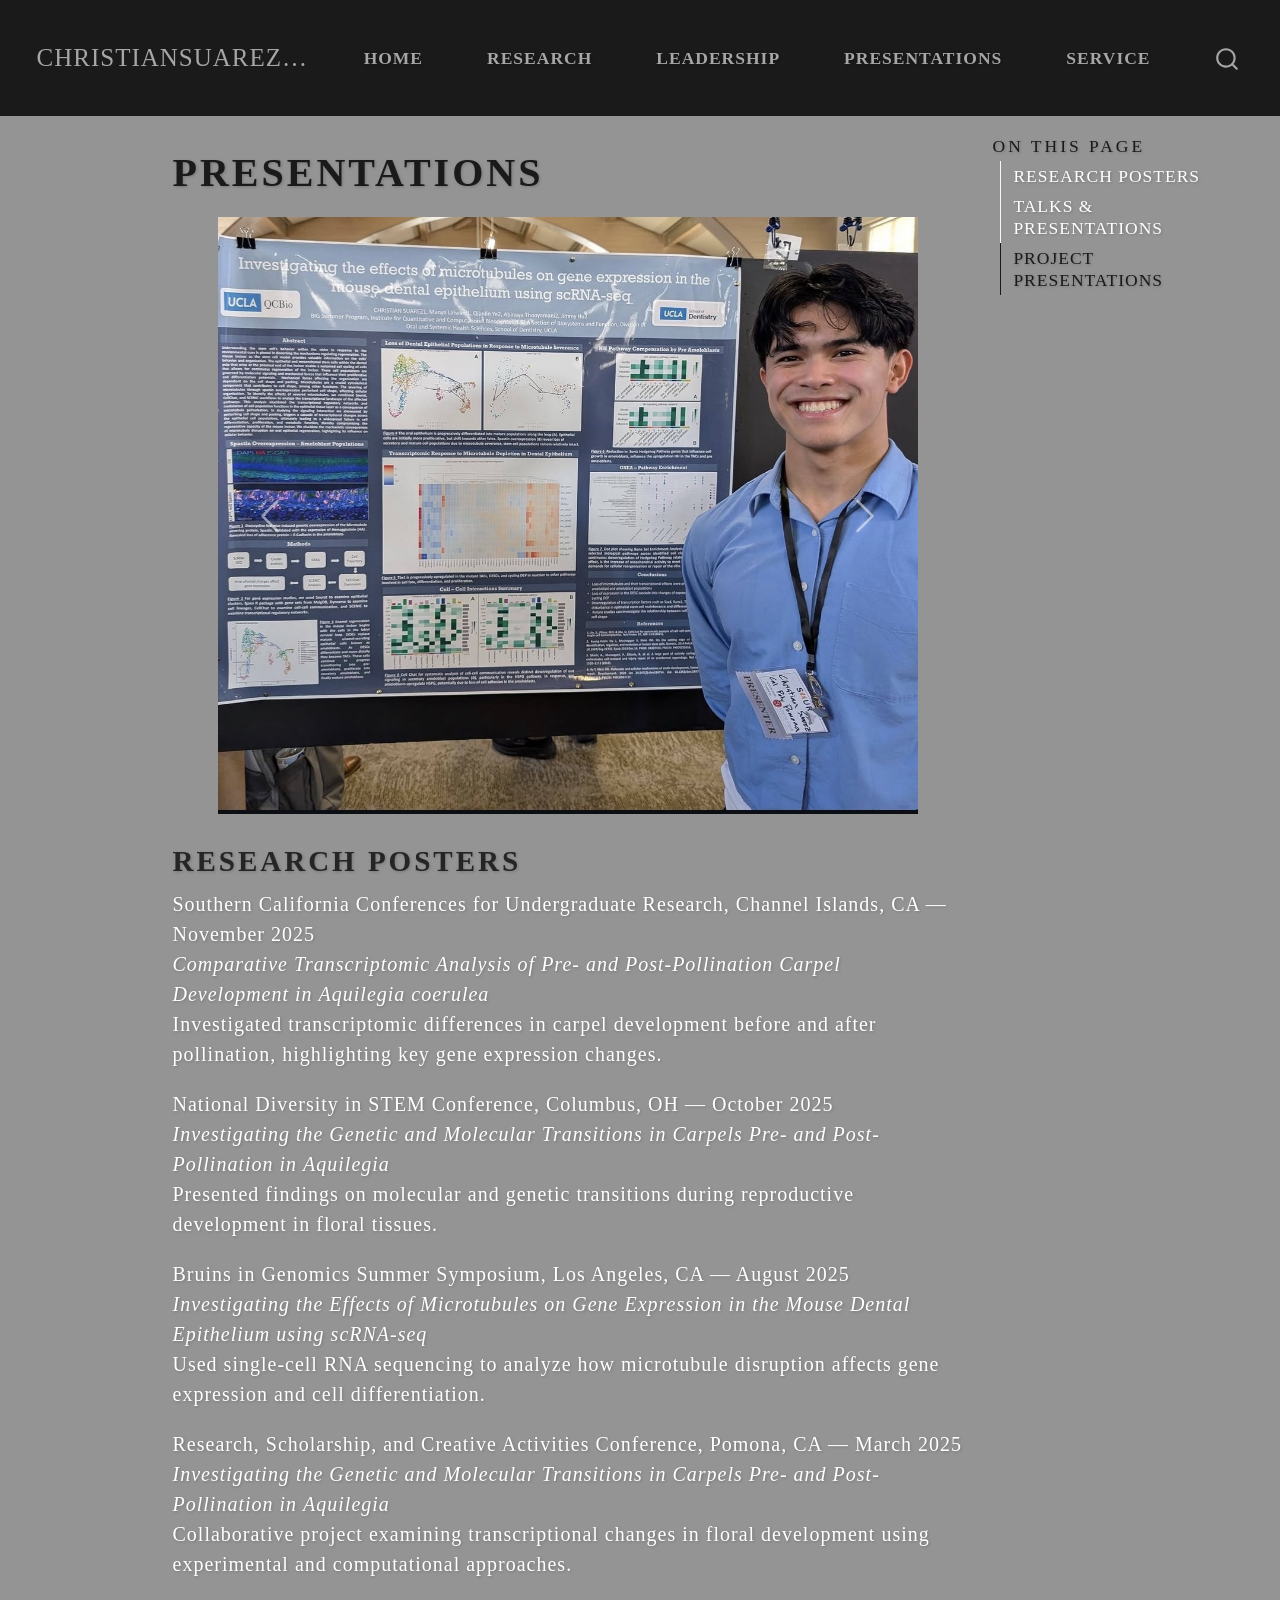
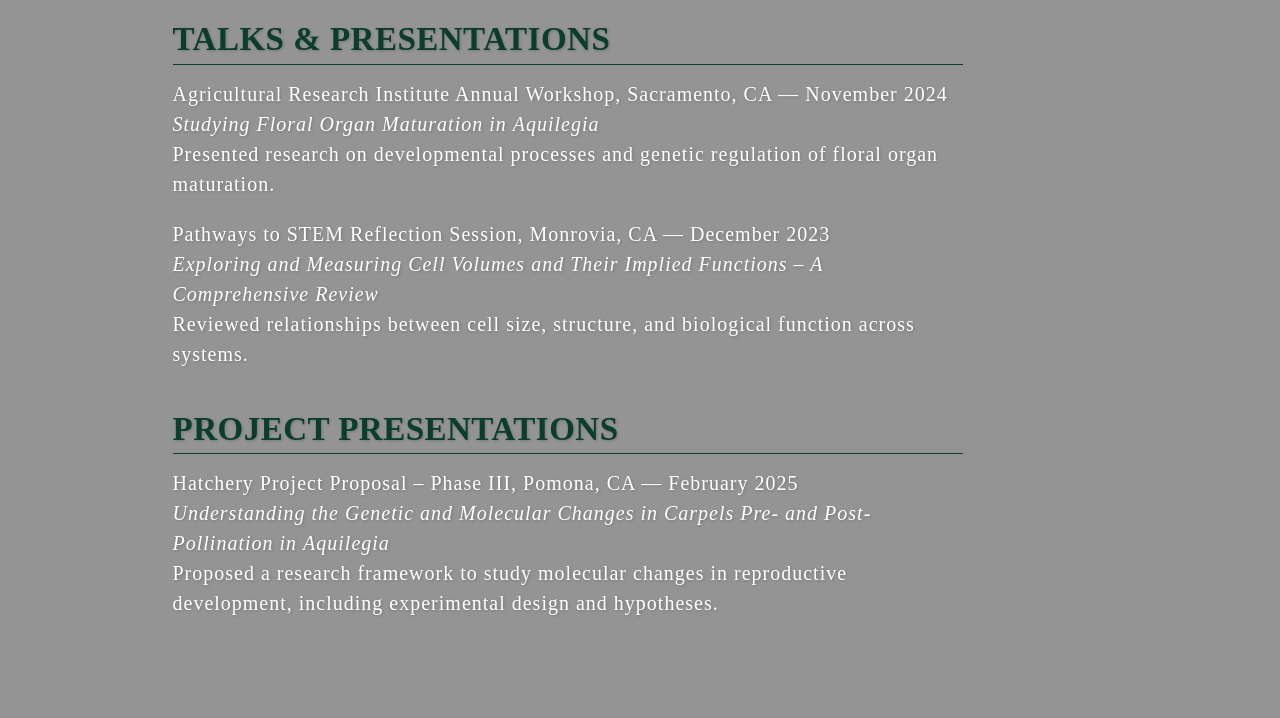
<file: presentations.html>
<!DOCTYPE html>
<html xmlns="http://www.w3.org/1999/xhtml" lang="en" xml:lang="en"><head>

<meta charset="utf-8">
<meta name="generator" content="quarto-1.8.25">

<meta name="viewport" content="width=device-width, initial-scale=1.0, user-scalable=yes">


<title>Presentations – christiansuarez.me</title>
<style>
code{white-space: pre-wrap;}
span.smallcaps{font-variant: small-caps;}
div.columns{display: flex; gap: min(4vw, 1.5em);}
div.column{flex: auto; overflow-x: auto;}
div.hanging-indent{margin-left: 1.5em; text-indent: -1.5em;}
ul.task-list{list-style: none;}
ul.task-list li input[type="checkbox"] {
  width: 0.8em;
  margin: 0 0.8em 0.2em -1em; /* quarto-specific, see https://github.com/quarto-dev/quarto-cli/issues/4556 */ 
  vertical-align: middle;
}
</style>


<script src="site_libs/quarto-nav/quarto-nav.js"></script>
<script src="site_libs/quarto-nav/headroom.min.js"></script>
<script src="site_libs/clipboard/clipboard.min.js"></script>
<script src="site_libs/quarto-search/autocomplete.umd.js"></script>
<script src="site_libs/quarto-search/fuse.min.js"></script>
<script src="site_libs/quarto-search/quarto-search.js"></script>
<meta name="quarto:offset" content="./">
<script src="site_libs/quarto-html/quarto.js" type="module"></script>
<script src="site_libs/quarto-html/tabsets/tabsets.js" type="module"></script>
<script src="site_libs/quarto-html/axe/axe-check.js" type="module"></script>
<script src="site_libs/quarto-html/popper.min.js"></script>
<script src="site_libs/quarto-html/tippy.umd.min.js"></script>
<script src="site_libs/quarto-html/anchor.min.js"></script>
<link href="site_libs/quarto-html/tippy.css" rel="stylesheet">
<link href="site_libs/quarto-html/quarto-syntax-highlighting-dark-707d8167ce6003fca903bfe2be84ab7f.css" rel="stylesheet" id="quarto-text-highlighting-styles">
<script src="site_libs/bootstrap/bootstrap.min.js"></script>
<link href="site_libs/bootstrap/bootstrap-icons.css" rel="stylesheet">
<link href="site_libs/bootstrap/bootstrap-041ff7af5e7646bd3cb8bb469810ca34.min.css" rel="stylesheet" append-hash="true" id="quarto-bootstrap" data-mode="dark">
<script id="quarto-search-options" type="application/json">{
  "location": "navbar",
  "copy-button": false,
  "collapse-after": 3,
  "panel-placement": "end",
  "type": "overlay",
  "limit": 50,
  "keyboard-shortcut": [
    "f",
    "/",
    "s"
  ],
  "show-item-context": false,
  "language": {
    "search-no-results-text": "No results",
    "search-matching-documents-text": "matching documents",
    "search-copy-link-title": "Copy link to search",
    "search-hide-matches-text": "Hide additional matches",
    "search-more-match-text": "more match in this document",
    "search-more-matches-text": "more matches in this document",
    "search-clear-button-title": "Clear",
    "search-text-placeholder": "",
    "search-detached-cancel-button-title": "Cancel",
    "search-submit-button-title": "Submit",
    "search-label": "Search"
  }
}</script>


<link rel="stylesheet" href="styles.css">
</head>

<body class="nav-fixed quarto-light">

<div id="quarto-search-results"></div>
  <header id="quarto-header" class="headroom fixed-top">
    <nav class="navbar navbar-expand-lg " data-bs-theme="dark">
      <div class="navbar-container container-fluid">
      <div class="navbar-brand-container mx-auto">
    <a href="./index.html" class="navbar-brand navbar-brand-logo">
    </a>
    <a class="navbar-brand" href="./index.html">
    <span class="navbar-title">christiansuarez.me</span>
    </a>
  </div>
            <div id="quarto-search" class="" title="Search"></div>
          <button class="navbar-toggler" type="button" data-bs-toggle="collapse" data-bs-target="#navbarCollapse" aria-controls="navbarCollapse" role="menu" aria-expanded="false" aria-label="Toggle navigation" onclick="if (window.quartoToggleHeadroom) { window.quartoToggleHeadroom(); }">
  <span class="navbar-toggler-icon"></span>
</button>
          <div class="collapse navbar-collapse" id="navbarCollapse">
            <ul class="navbar-nav navbar-nav-scroll me-auto">
  <li class="nav-item">
    <a class="nav-link" href="./index.html"> 
<span class="menu-text">Home</span></a>
  </li>  
  <li class="nav-item">
    <a class="nav-link" href="./research.html"> 
<span class="menu-text">Research</span></a>
  </li>  
  <li class="nav-item">
    <a class="nav-link" href="./leadership.html"> 
<span class="menu-text">Leadership</span></a>
  </li>  
  <li class="nav-item">
    <a class="nav-link active" href="./presentations.html" aria-current="page"> 
<span class="menu-text">Presentations</span></a>
  </li>  
  <li class="nav-item">
    <a class="nav-link" href="./service.html"> 
<span class="menu-text">Service</span></a>
  </li>  
</ul>
          </div> <!-- /navcollapse -->
            <div class="quarto-navbar-tools">
</div>
      </div> <!-- /container-fluid -->
    </nav>
</header>
<!-- content -->
<div id="quarto-content" class="quarto-container page-columns page-rows-contents page-layout-article page-navbar">
<!-- sidebar -->
<!-- margin-sidebar -->
    <div id="quarto-margin-sidebar" class="sidebar margin-sidebar">
        <nav id="TOC" role="doc-toc" class="toc-active">
    <h2 id="toc-title">On this page</h2>
   
  <ul>
  <li><a href="#research-posters" id="toc-research-posters" class="nav-link active" data-scroll-target="#research-posters">RESEARCH POSTERS</a></li>
  <li><a href="#talks-presentations" id="toc-talks-presentations" class="nav-link" data-scroll-target="#talks-presentations">TALKS &amp; PRESENTATIONS</a></li>
  <li><a href="#project-presentations" id="toc-project-presentations" class="nav-link" data-scroll-target="#project-presentations">PROJECT PRESENTATIONS</a></li>
  </ul>
</nav>
    </div>
<!-- main -->
<main class="content" id="quarto-document-content">

<header id="title-block-header" class="quarto-title-block default">
<div class="quarto-title">
<h1 class="title">Presentations</h1>
</div>



<div class="quarto-title-meta">

    
  
    
  </div>
  


</header>


<div id="carouselExample" class="carousel slide" data-bs-ride="carousel" style="max-width:700px; margin:auto;">

  <div class="carousel-inner">
    <div class="carousel-item active">
      <img src="photos/posterucla1.png" class="d-block w-100">
    </div>

    <div class="carousel-item">
      <img src="photos/summer.jpeg" class="d-block w-100">
    </div>
    
     <div class="carousel-item">
      <img src="photos/hatch1.png" class="d-block w-100">
    </div>

    <div class="carousel-item">
      <img src="photos/posterucla2.png" class="d-block w-100">
    </div>

    <div class="carousel-item">
      <img src="photos/cars.jpeg" class="d-block w-100">
    </div>
  </div>

  <button class="carousel-control-prev" type="button" data-bs-target="#carouselExample" data-bs-slide="prev">
    <span class="carousel-control-prev-icon"></span>
  </button>

  <button class="carousel-control-next" type="button" data-bs-target="#carouselExample" data-bs-slide="next">
    <span class="carousel-control-next-icon"></span>
  </button>

</div>
<section id="research-posters" class="level3">
<h3 class="anchored" data-anchor-id="research-posters">RESEARCH POSTERS</h3>
<p><strong>Southern California Conferences for Undergraduate Research</strong>, Channel Islands, CA — November 2025<br>
<em>Comparative Transcriptomic Analysis of Pre- and Post-Pollination Carpel Development in</em> <em>Aquilegia coerulea</em><br>
Investigated transcriptomic differences in carpel development before and after pollination, highlighting key gene expression changes.</p>
<p><strong>National Diversity in STEM Conference</strong>, Columbus, OH — October 2025<br>
<em>Investigating the Genetic and Molecular Transitions in Carpels Pre- and Post-Pollination in</em> <em>Aquilegia</em><br>
Presented findings on molecular and genetic transitions during reproductive development in floral tissues.</p>
<p><strong>Bruins in Genomics Summer Symposium</strong>, Los Angeles, CA — August 2025<br>
<em>Investigating the Effects of Microtubules on Gene Expression in the Mouse Dental Epithelium using scRNA-seq</em><br>
Used single-cell RNA sequencing to analyze how microtubule disruption affects gene expression and cell differentiation.</p>
<p><strong>Research, Scholarship, and Creative Activities Conference</strong>, Pomona, CA — March 2025<br>
<em>Investigating the Genetic and Molecular Transitions in Carpels Pre- and Post-Pollination in</em> <em>Aquilegia</em><br>
Collaborative project examining transcriptional changes in floral development using experimental and computational approaches.</p>
</section>
<section id="talks-presentations" class="level2">
<h2 class="anchored" data-anchor-id="talks-presentations">TALKS &amp; PRESENTATIONS</h2>
<p><strong>Agricultural Research Institute Annual Workshop</strong>, Sacramento, CA — November 2024<br>
<em>Studying Floral Organ Maturation in</em> <em>Aquilegia</em><br>
Presented research on developmental processes and genetic regulation of floral organ maturation.</p>
<p><strong>Pathways to STEM Reflection Session</strong>, Monrovia, CA — December 2023<br>
<em>Exploring and Measuring Cell Volumes and Their Implied Functions – A Comprehensive Review</em><br>
Reviewed relationships between cell size, structure, and biological function across systems.</p>
</section>
<section id="project-presentations" class="level2">
<h2 class="anchored" data-anchor-id="project-presentations">PROJECT PRESENTATIONS</h2>
<p><strong>Hatchery Project Proposal – Phase III</strong>, Pomona, CA — February 2025<br>
<em>Understanding the Genetic and Molecular Changes in Carpels Pre- and Post-Pollination in</em> <em>Aquilegia</em><br>
Proposed a research framework to study molecular changes in reproductive development, including experimental design and hypotheses.</p>


</section>

</main> <!-- /main -->
<script id="quarto-html-after-body" type="application/javascript">
  window.document.addEventListener("DOMContentLoaded", function (event) {
    const icon = "";
    const anchorJS = new window.AnchorJS();
    anchorJS.options = {
      placement: 'right',
      icon: icon
    };
    anchorJS.add('.anchored');
    const isCodeAnnotation = (el) => {
      for (const clz of el.classList) {
        if (clz.startsWith('code-annotation-')) {                     
          return true;
        }
      }
      return false;
    }
    const onCopySuccess = function(e) {
      // button target
      const button = e.trigger;
      // don't keep focus
      button.blur();
      // flash "checked"
      button.classList.add('code-copy-button-checked');
      var currentTitle = button.getAttribute("title");
      button.setAttribute("title", "Copied!");
      let tooltip;
      if (window.bootstrap) {
        button.setAttribute("data-bs-toggle", "tooltip");
        button.setAttribute("data-bs-placement", "left");
        button.setAttribute("data-bs-title", "Copied!");
        tooltip = new bootstrap.Tooltip(button, 
          { trigger: "manual", 
            customClass: "code-copy-button-tooltip",
            offset: [0, -8]});
        tooltip.show();    
      }
      setTimeout(function() {
        if (tooltip) {
          tooltip.hide();
          button.removeAttribute("data-bs-title");
          button.removeAttribute("data-bs-toggle");
          button.removeAttribute("data-bs-placement");
        }
        button.setAttribute("title", currentTitle);
        button.classList.remove('code-copy-button-checked');
      }, 1000);
      // clear code selection
      e.clearSelection();
    }
    const getTextToCopy = function(trigger) {
      const outerScaffold = trigger.parentElement.cloneNode(true);
      const codeEl = outerScaffold.querySelector('code');
      for (const childEl of codeEl.children) {
        if (isCodeAnnotation(childEl)) {
          childEl.remove();
        }
      }
      return codeEl.innerText;
    }
    const clipboard = new window.ClipboardJS('.code-copy-button:not([data-in-quarto-modal])', {
      text: getTextToCopy
    });
    clipboard.on('success', onCopySuccess);
    if (window.document.getElementById('quarto-embedded-source-code-modal')) {
      const clipboardModal = new window.ClipboardJS('.code-copy-button[data-in-quarto-modal]', {
        text: getTextToCopy,
        container: window.document.getElementById('quarto-embedded-source-code-modal')
      });
      clipboardModal.on('success', onCopySuccess);
    }
      var localhostRegex = new RegExp(/^(?:http|https):\/\/localhost\:?[0-9]*\//);
      var mailtoRegex = new RegExp(/^mailto:/);
        var filterRegex = new RegExp('/' + window.location.host + '/');
      var isInternal = (href) => {
          return filterRegex.test(href) || localhostRegex.test(href) || mailtoRegex.test(href);
      }
      // Inspect non-navigation links and adorn them if external
     var links = window.document.querySelectorAll('a[href]:not(.nav-link):not(.navbar-brand):not(.toc-action):not(.sidebar-link):not(.sidebar-item-toggle):not(.pagination-link):not(.no-external):not([aria-hidden]):not(.dropdown-item):not(.quarto-navigation-tool):not(.about-link)');
      for (var i=0; i<links.length; i++) {
        const link = links[i];
        if (!isInternal(link.href)) {
          // undo the damage that might have been done by quarto-nav.js in the case of
          // links that we want to consider external
          if (link.dataset.originalHref !== undefined) {
            link.href = link.dataset.originalHref;
          }
        }
      }
    function tippyHover(el, contentFn, onTriggerFn, onUntriggerFn) {
      const config = {
        allowHTML: true,
        maxWidth: 500,
        delay: 100,
        arrow: false,
        appendTo: function(el) {
            return el.parentElement;
        },
        interactive: true,
        interactiveBorder: 10,
        theme: 'quarto',
        placement: 'bottom-start',
      };
      if (contentFn) {
        config.content = contentFn;
      }
      if (onTriggerFn) {
        config.onTrigger = onTriggerFn;
      }
      if (onUntriggerFn) {
        config.onUntrigger = onUntriggerFn;
      }
      window.tippy(el, config); 
    }
    const noterefs = window.document.querySelectorAll('a[role="doc-noteref"]');
    for (var i=0; i<noterefs.length; i++) {
      const ref = noterefs[i];
      tippyHover(ref, function() {
        // use id or data attribute instead here
        let href = ref.getAttribute('data-footnote-href') || ref.getAttribute('href');
        try { href = new URL(href).hash; } catch {}
        const id = href.replace(/^#\/?/, "");
        const note = window.document.getElementById(id);
        if (note) {
          return note.innerHTML;
        } else {
          return "";
        }
      });
    }
    const xrefs = window.document.querySelectorAll('a.quarto-xref');
    const processXRef = (id, note) => {
      // Strip column container classes
      const stripColumnClz = (el) => {
        el.classList.remove("page-full", "page-columns");
        if (el.children) {
          for (const child of el.children) {
            stripColumnClz(child);
          }
        }
      }
      stripColumnClz(note)
      if (id === null || id.startsWith('sec-')) {
        // Special case sections, only their first couple elements
        const container = document.createElement("div");
        if (note.children && note.children.length > 2) {
          container.appendChild(note.children[0].cloneNode(true));
          for (let i = 1; i < note.children.length; i++) {
            const child = note.children[i];
            if (child.tagName === "P" && child.innerText === "") {
              continue;
            } else {
              container.appendChild(child.cloneNode(true));
              break;
            }
          }
          if (window.Quarto?.typesetMath) {
            window.Quarto.typesetMath(container);
          }
          return container.innerHTML
        } else {
          if (window.Quarto?.typesetMath) {
            window.Quarto.typesetMath(note);
          }
          return note.innerHTML;
        }
      } else {
        // Remove any anchor links if they are present
        const anchorLink = note.querySelector('a.anchorjs-link');
        if (anchorLink) {
          anchorLink.remove();
        }
        if (window.Quarto?.typesetMath) {
          window.Quarto.typesetMath(note);
        }
        if (note.classList.contains("callout")) {
          return note.outerHTML;
        } else {
          return note.innerHTML;
        }
      }
    }
    for (var i=0; i<xrefs.length; i++) {
      const xref = xrefs[i];
      tippyHover(xref, undefined, function(instance) {
        instance.disable();
        let url = xref.getAttribute('href');
        let hash = undefined; 
        if (url.startsWith('#')) {
          hash = url;
        } else {
          try { hash = new URL(url).hash; } catch {}
        }
        if (hash) {
          const id = hash.replace(/^#\/?/, "");
          const note = window.document.getElementById(id);
          if (note !== null) {
            try {
              const html = processXRef(id, note.cloneNode(true));
              instance.setContent(html);
            } finally {
              instance.enable();
              instance.show();
            }
          } else {
            // See if we can fetch this
            fetch(url.split('#')[0])
            .then(res => res.text())
            .then(html => {
              const parser = new DOMParser();
              const htmlDoc = parser.parseFromString(html, "text/html");
              const note = htmlDoc.getElementById(id);
              if (note !== null) {
                const html = processXRef(id, note);
                instance.setContent(html);
              } 
            }).finally(() => {
              instance.enable();
              instance.show();
            });
          }
        } else {
          // See if we can fetch a full url (with no hash to target)
          // This is a special case and we should probably do some content thinning / targeting
          fetch(url)
          .then(res => res.text())
          .then(html => {
            const parser = new DOMParser();
            const htmlDoc = parser.parseFromString(html, "text/html");
            const note = htmlDoc.querySelector('main.content');
            if (note !== null) {
              // This should only happen for chapter cross references
              // (since there is no id in the URL)
              // remove the first header
              if (note.children.length > 0 && note.children[0].tagName === "HEADER") {
                note.children[0].remove();
              }
              const html = processXRef(null, note);
              instance.setContent(html);
            } 
          }).finally(() => {
            instance.enable();
            instance.show();
          });
        }
      }, function(instance) {
      });
    }
        let selectedAnnoteEl;
        const selectorForAnnotation = ( cell, annotation) => {
          let cellAttr = 'data-code-cell="' + cell + '"';
          let lineAttr = 'data-code-annotation="' +  annotation + '"';
          const selector = 'span[' + cellAttr + '][' + lineAttr + ']';
          return selector;
        }
        const selectCodeLines = (annoteEl) => {
          const doc = window.document;
          const targetCell = annoteEl.getAttribute("data-target-cell");
          const targetAnnotation = annoteEl.getAttribute("data-target-annotation");
          const annoteSpan = window.document.querySelector(selectorForAnnotation(targetCell, targetAnnotation));
          const lines = annoteSpan.getAttribute("data-code-lines").split(",");
          const lineIds = lines.map((line) => {
            return targetCell + "-" + line;
          })
          let top = null;
          let height = null;
          let parent = null;
          if (lineIds.length > 0) {
              //compute the position of the single el (top and bottom and make a div)
              const el = window.document.getElementById(lineIds[0]);
              top = el.offsetTop;
              height = el.offsetHeight;
              parent = el.parentElement.parentElement;
            if (lineIds.length > 1) {
              const lastEl = window.document.getElementById(lineIds[lineIds.length - 1]);
              const bottom = lastEl.offsetTop + lastEl.offsetHeight;
              height = bottom - top;
            }
            if (top !== null && height !== null && parent !== null) {
              // cook up a div (if necessary) and position it 
              let div = window.document.getElementById("code-annotation-line-highlight");
              if (div === null) {
                div = window.document.createElement("div");
                div.setAttribute("id", "code-annotation-line-highlight");
                div.style.position = 'absolute';
                parent.appendChild(div);
              }
              div.style.top = top - 2 + "px";
              div.style.height = height + 4 + "px";
              div.style.left = 0;
              let gutterDiv = window.document.getElementById("code-annotation-line-highlight-gutter");
              if (gutterDiv === null) {
                gutterDiv = window.document.createElement("div");
                gutterDiv.setAttribute("id", "code-annotation-line-highlight-gutter");
                gutterDiv.style.position = 'absolute';
                const codeCell = window.document.getElementById(targetCell);
                const gutter = codeCell.querySelector('.code-annotation-gutter');
                gutter.appendChild(gutterDiv);
              }
              gutterDiv.style.top = top - 2 + "px";
              gutterDiv.style.height = height + 4 + "px";
            }
            selectedAnnoteEl = annoteEl;
          }
        };
        const unselectCodeLines = () => {
          const elementsIds = ["code-annotation-line-highlight", "code-annotation-line-highlight-gutter"];
          elementsIds.forEach((elId) => {
            const div = window.document.getElementById(elId);
            if (div) {
              div.remove();
            }
          });
          selectedAnnoteEl = undefined;
        };
          // Handle positioning of the toggle
      window.addEventListener(
        "resize",
        throttle(() => {
          elRect = undefined;
          if (selectedAnnoteEl) {
            selectCodeLines(selectedAnnoteEl);
          }
        }, 10)
      );
      function throttle(fn, ms) {
      let throttle = false;
      let timer;
        return (...args) => {
          if(!throttle) { // first call gets through
              fn.apply(this, args);
              throttle = true;
          } else { // all the others get throttled
              if(timer) clearTimeout(timer); // cancel #2
              timer = setTimeout(() => {
                fn.apply(this, args);
                timer = throttle = false;
              }, ms);
          }
        };
      }
        // Attach click handler to the DT
        const annoteDls = window.document.querySelectorAll('dt[data-target-cell]');
        for (const annoteDlNode of annoteDls) {
          annoteDlNode.addEventListener('click', (event) => {
            const clickedEl = event.target;
            if (clickedEl !== selectedAnnoteEl) {
              unselectCodeLines();
              const activeEl = window.document.querySelector('dt[data-target-cell].code-annotation-active');
              if (activeEl) {
                activeEl.classList.remove('code-annotation-active');
              }
              selectCodeLines(clickedEl);
              clickedEl.classList.add('code-annotation-active');
            } else {
              // Unselect the line
              unselectCodeLines();
              clickedEl.classList.remove('code-annotation-active');
            }
          });
        }
    const findCites = (el) => {
      const parentEl = el.parentElement;
      if (parentEl) {
        const cites = parentEl.dataset.cites;
        if (cites) {
          return {
            el,
            cites: cites.split(' ')
          };
        } else {
          return findCites(el.parentElement)
        }
      } else {
        return undefined;
      }
    };
    var bibliorefs = window.document.querySelectorAll('a[role="doc-biblioref"]');
    for (var i=0; i<bibliorefs.length; i++) {
      const ref = bibliorefs[i];
      const citeInfo = findCites(ref);
      if (citeInfo) {
        tippyHover(citeInfo.el, function() {
          var popup = window.document.createElement('div');
          citeInfo.cites.forEach(function(cite) {
            var citeDiv = window.document.createElement('div');
            citeDiv.classList.add('hanging-indent');
            citeDiv.classList.add('csl-entry');
            var biblioDiv = window.document.getElementById('ref-' + cite);
            if (biblioDiv) {
              citeDiv.innerHTML = biblioDiv.innerHTML;
            }
            popup.appendChild(citeDiv);
          });
          return popup.innerHTML;
        });
      }
    }
  });
  </script>
</div> <!-- /content -->




</body></html>
</file>
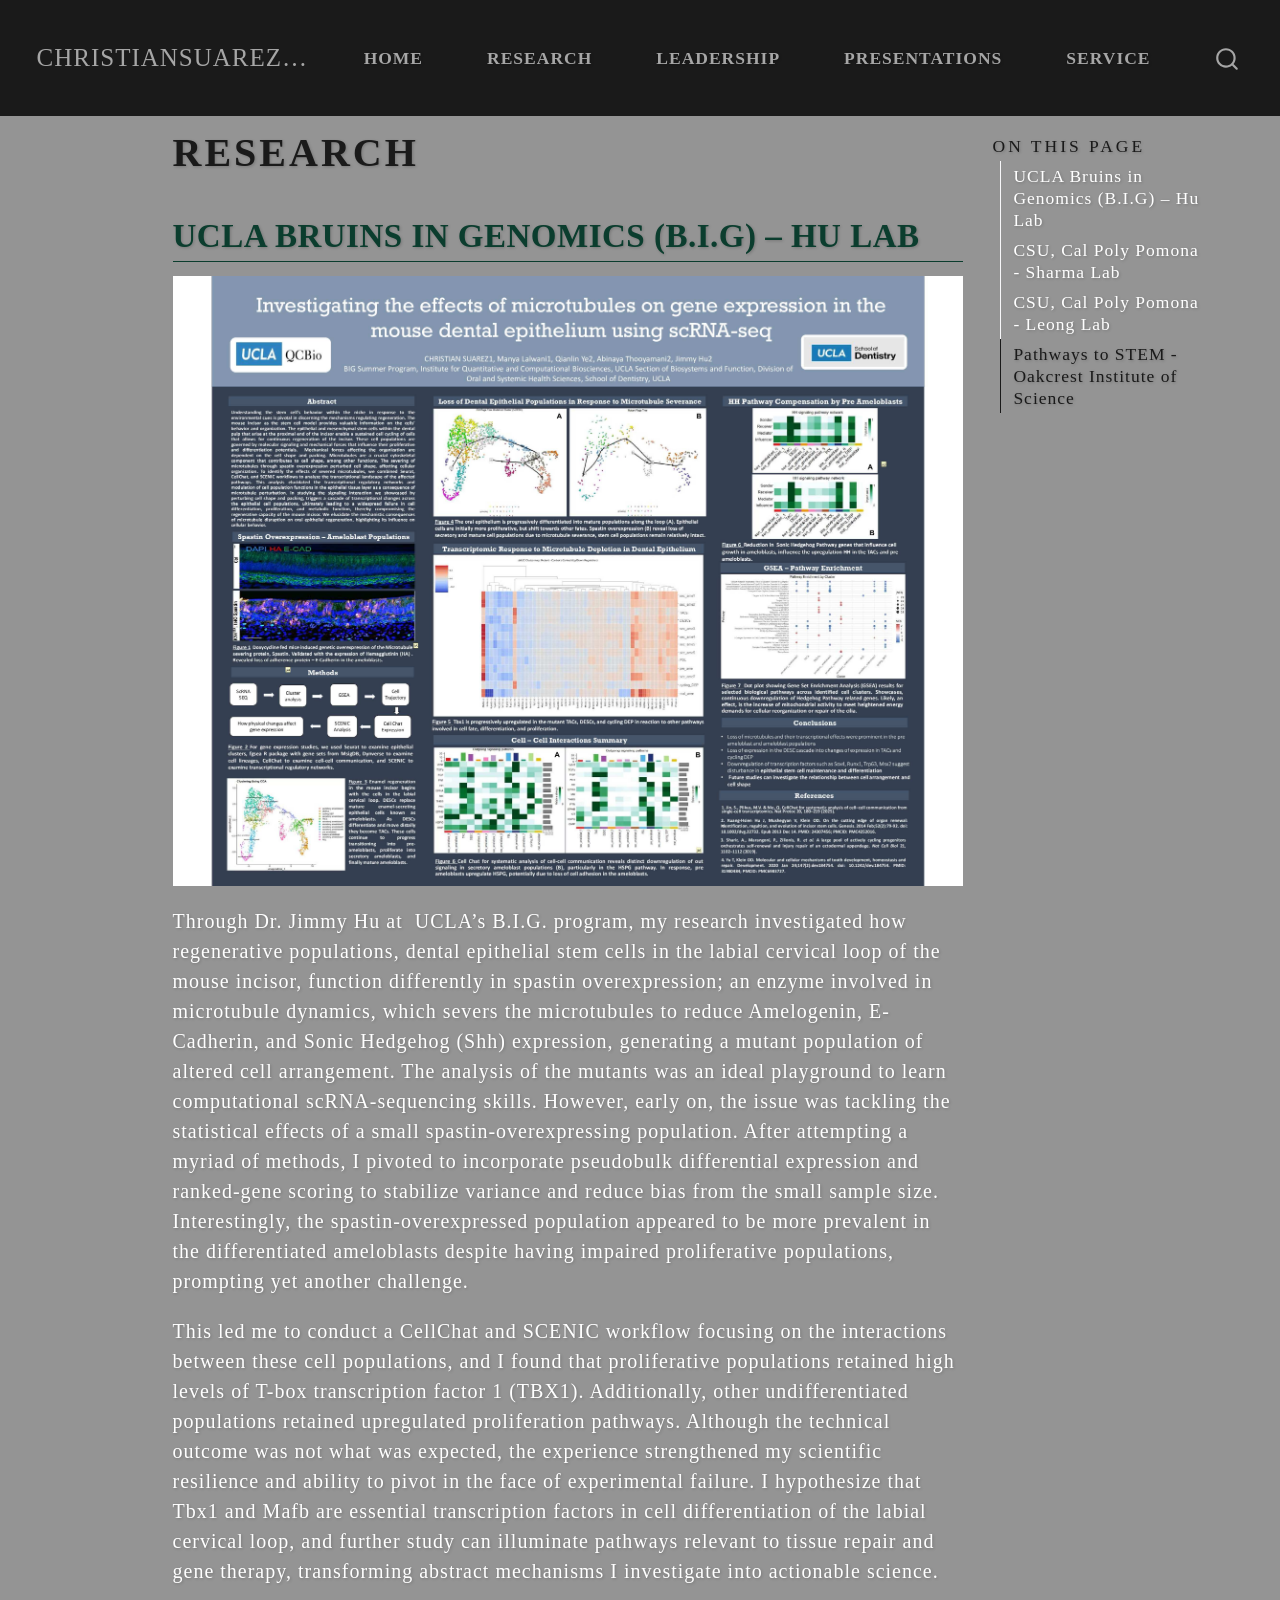
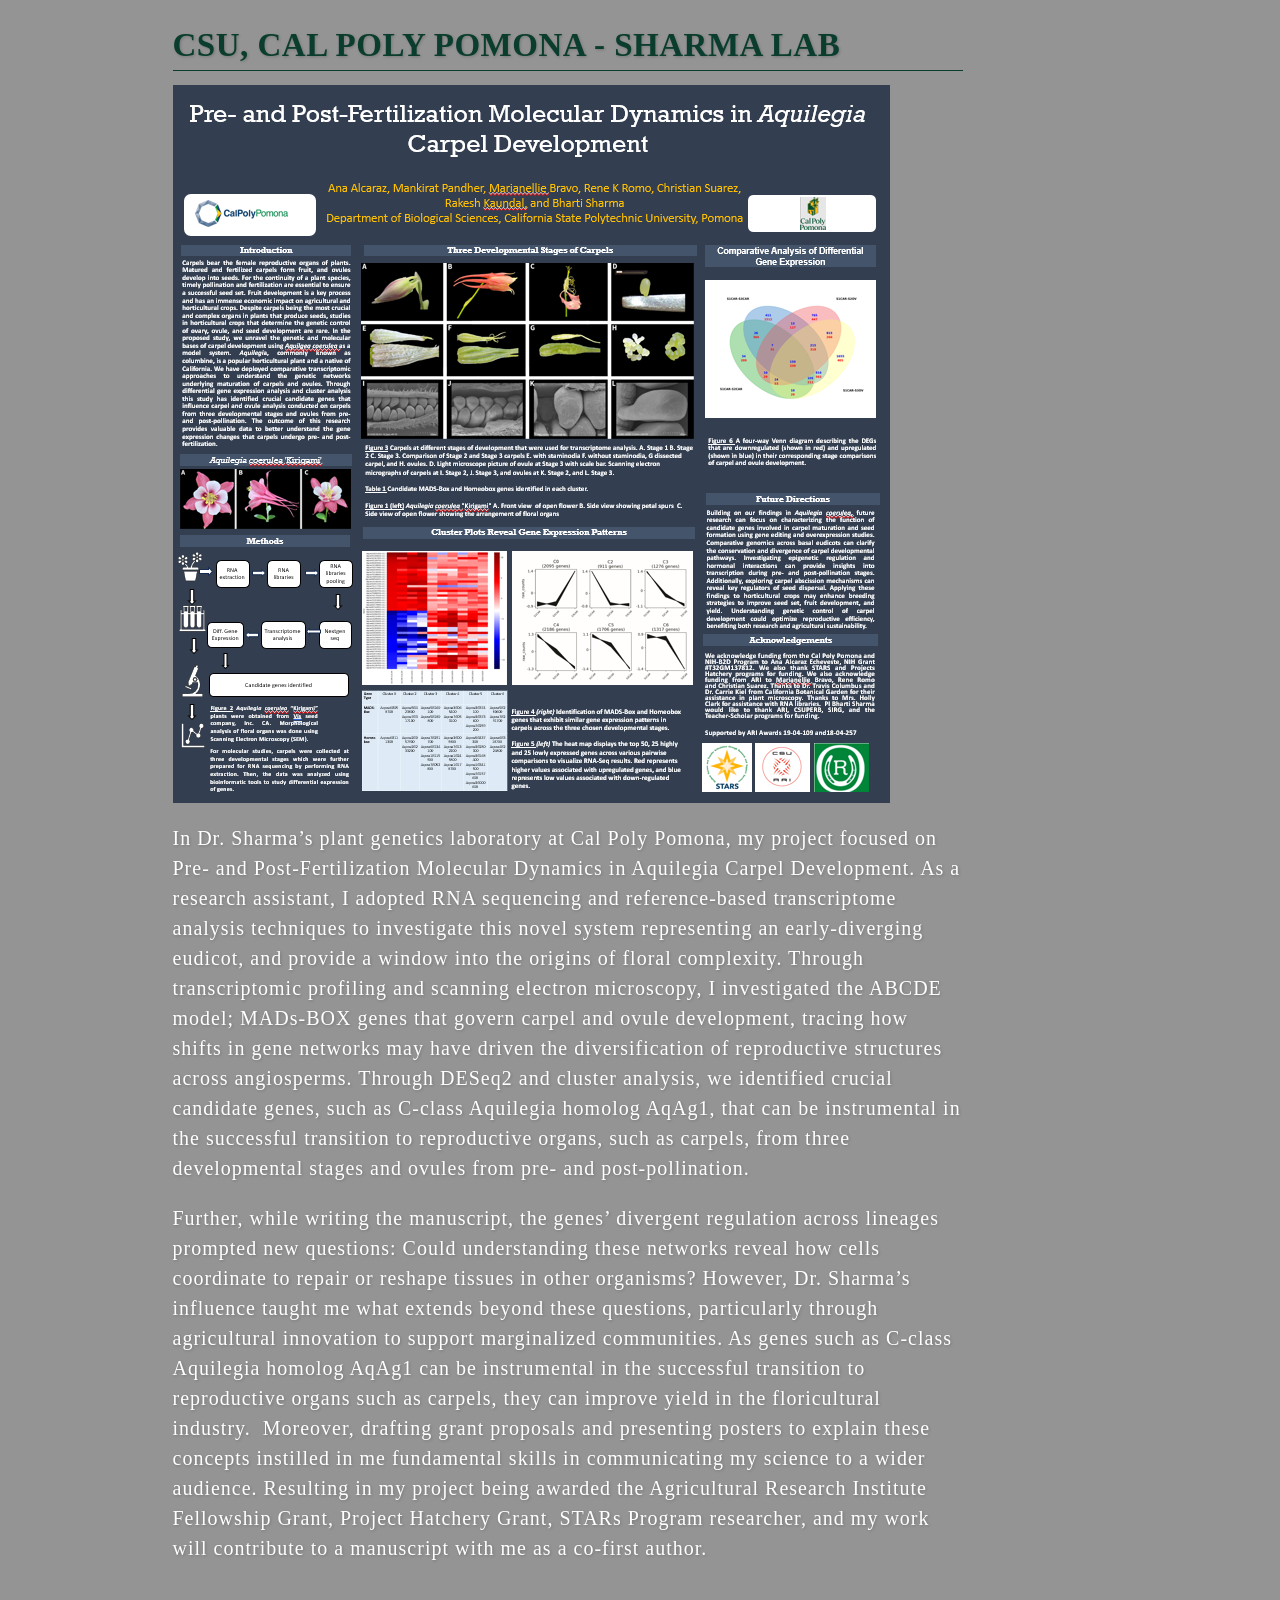
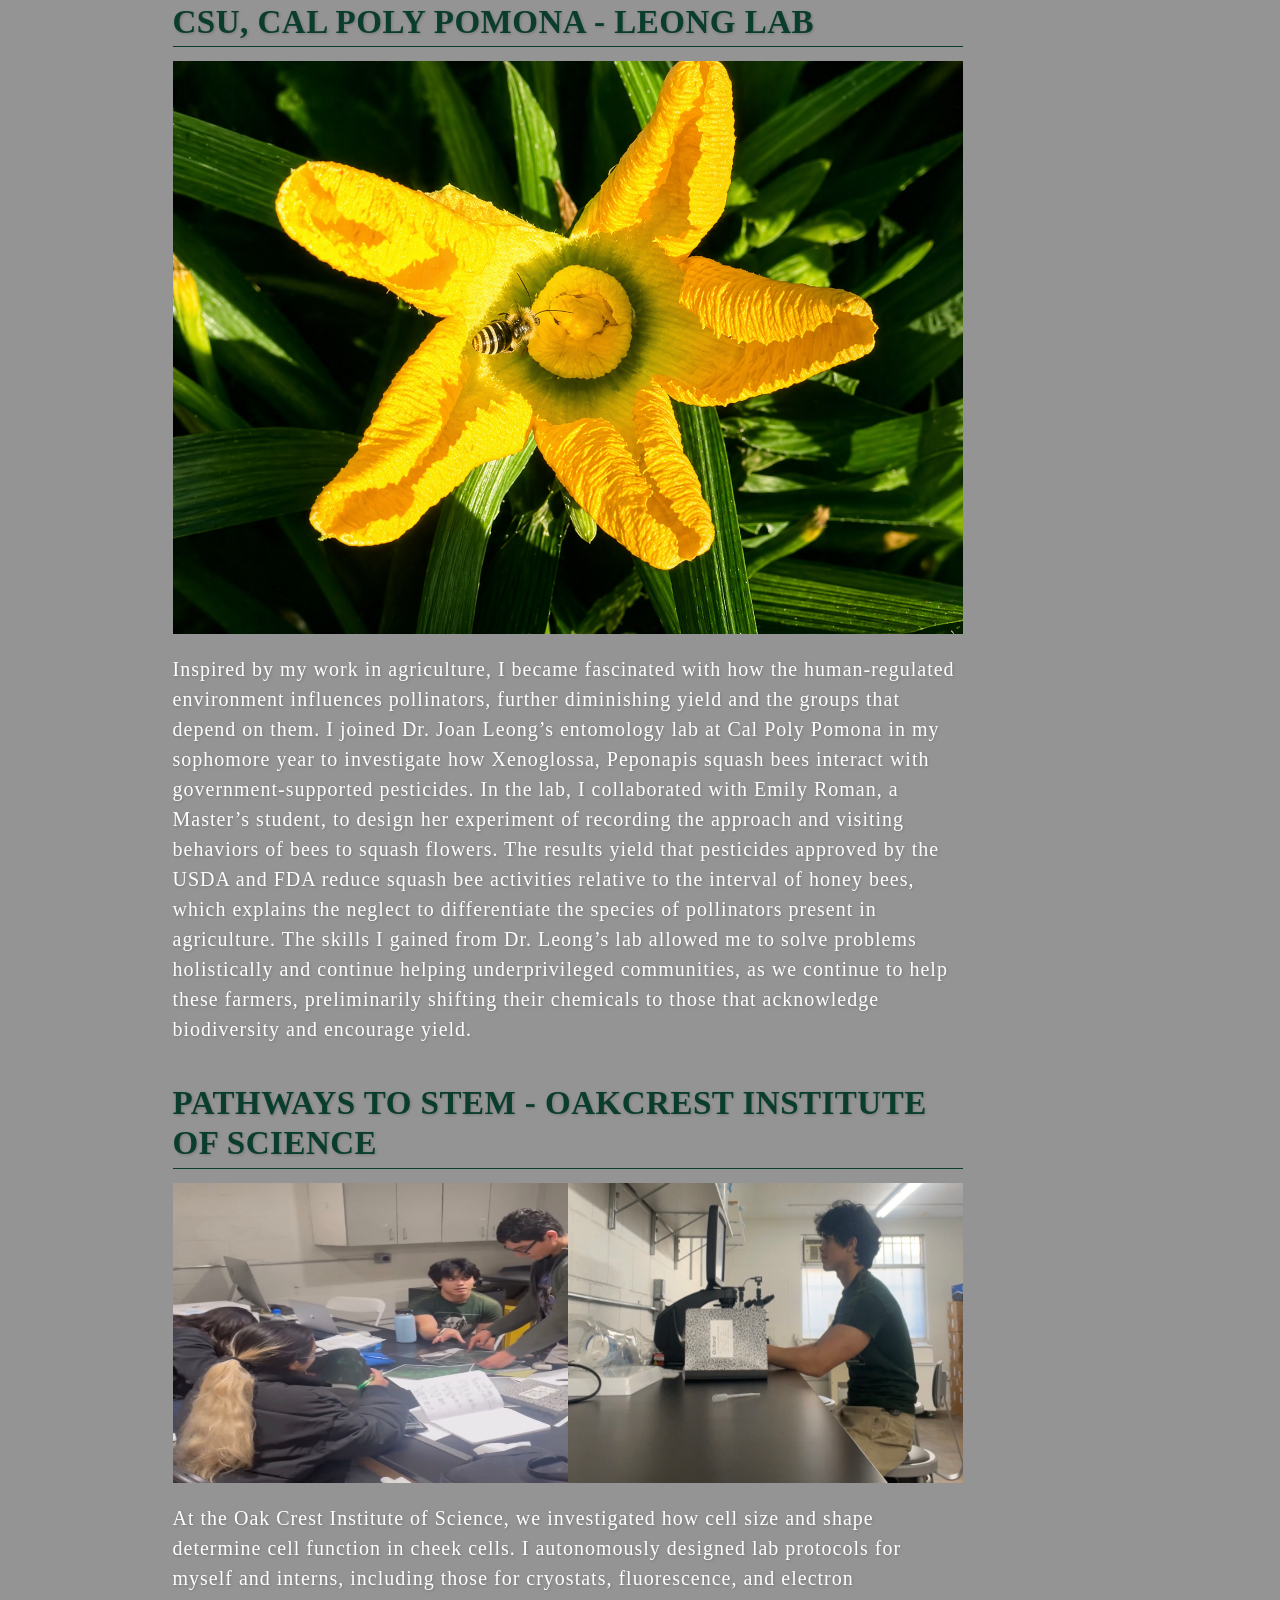
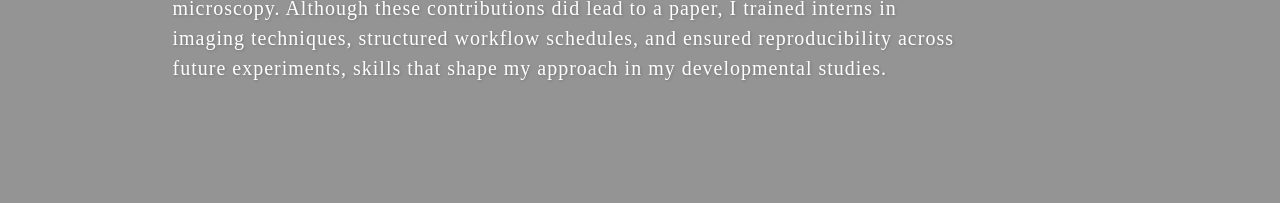
<file: research.html>
<!DOCTYPE html>
<html xmlns="http://www.w3.org/1999/xhtml" lang="en" xml:lang="en"><head>

<meta charset="utf-8">
<meta name="generator" content="quarto-1.8.25">

<meta name="viewport" content="width=device-width, initial-scale=1.0, user-scalable=yes">


<title>Research – christiansuarez.me</title>
<style>
code{white-space: pre-wrap;}
span.smallcaps{font-variant: small-caps;}
div.columns{display: flex; gap: min(4vw, 1.5em);}
div.column{flex: auto; overflow-x: auto;}
div.hanging-indent{margin-left: 1.5em; text-indent: -1.5em;}
ul.task-list{list-style: none;}
ul.task-list li input[type="checkbox"] {
  width: 0.8em;
  margin: 0 0.8em 0.2em -1em; /* quarto-specific, see https://github.com/quarto-dev/quarto-cli/issues/4556 */ 
  vertical-align: middle;
}
</style>


<script src="site_libs/quarto-nav/quarto-nav.js"></script>
<script src="site_libs/quarto-nav/headroom.min.js"></script>
<script src="site_libs/clipboard/clipboard.min.js"></script>
<script src="site_libs/quarto-search/autocomplete.umd.js"></script>
<script src="site_libs/quarto-search/fuse.min.js"></script>
<script src="site_libs/quarto-search/quarto-search.js"></script>
<meta name="quarto:offset" content="./">
<script src="site_libs/quarto-html/quarto.js" type="module"></script>
<script src="site_libs/quarto-html/tabsets/tabsets.js" type="module"></script>
<script src="site_libs/quarto-html/axe/axe-check.js" type="module"></script>
<script src="site_libs/quarto-html/popper.min.js"></script>
<script src="site_libs/quarto-html/tippy.umd.min.js"></script>
<link href="site_libs/quarto-html/tippy.css" rel="stylesheet">
<link href="site_libs/quarto-html/quarto-syntax-highlighting-dark-707d8167ce6003fca903bfe2be84ab7f.css" rel="stylesheet" id="quarto-text-highlighting-styles">
<script src="site_libs/bootstrap/bootstrap.min.js"></script>
<link href="site_libs/bootstrap/bootstrap-icons.css" rel="stylesheet">
<link href="site_libs/bootstrap/bootstrap-041ff7af5e7646bd3cb8bb469810ca34.min.css" rel="stylesheet" append-hash="true" id="quarto-bootstrap" data-mode="dark">
<script id="quarto-search-options" type="application/json">{
  "location": "navbar",
  "copy-button": false,
  "collapse-after": 3,
  "panel-placement": "end",
  "type": "overlay",
  "limit": 50,
  "keyboard-shortcut": [
    "f",
    "/",
    "s"
  ],
  "show-item-context": false,
  "language": {
    "search-no-results-text": "No results",
    "search-matching-documents-text": "matching documents",
    "search-copy-link-title": "Copy link to search",
    "search-hide-matches-text": "Hide additional matches",
    "search-more-match-text": "more match in this document",
    "search-more-matches-text": "more matches in this document",
    "search-clear-button-title": "Clear",
    "search-text-placeholder": "",
    "search-detached-cancel-button-title": "Cancel",
    "search-submit-button-title": "Submit",
    "search-label": "Search"
  }
}</script>


<link rel="stylesheet" href="styles.css">
</head>

<body class="nav-fixed quarto-light">

<div id="quarto-search-results"></div>
  <header id="quarto-header" class="headroom fixed-top">
    <nav class="navbar navbar-expand-lg " data-bs-theme="dark">
      <div class="navbar-container container-fluid">
      <div class="navbar-brand-container mx-auto">
    <a href="./index.html" class="navbar-brand navbar-brand-logo">
    </a>
    <a class="navbar-brand" href="./index.html">
    <span class="navbar-title">christiansuarez.me</span>
    </a>
  </div>
            <div id="quarto-search" class="" title="Search"></div>
          <button class="navbar-toggler" type="button" data-bs-toggle="collapse" data-bs-target="#navbarCollapse" aria-controls="navbarCollapse" role="menu" aria-expanded="false" aria-label="Toggle navigation" onclick="if (window.quartoToggleHeadroom) { window.quartoToggleHeadroom(); }">
  <span class="navbar-toggler-icon"></span>
</button>
          <div class="collapse navbar-collapse" id="navbarCollapse">
            <ul class="navbar-nav navbar-nav-scroll me-auto">
  <li class="nav-item">
    <a class="nav-link" href="./index.html"> 
<span class="menu-text">Home</span></a>
  </li>  
  <li class="nav-item">
    <a class="nav-link active" href="./research.html" aria-current="page"> 
<span class="menu-text">Research</span></a>
  </li>  
  <li class="nav-item">
    <a class="nav-link" href="./leadership.html"> 
<span class="menu-text">Leadership</span></a>
  </li>  
  <li class="nav-item">
    <a class="nav-link" href="./presentations.html"> 
<span class="menu-text">Presentations</span></a>
  </li>  
  <li class="nav-item">
    <a class="nav-link" href="./service.html"> 
<span class="menu-text">Service</span></a>
  </li>  
</ul>
          </div> <!-- /navcollapse -->
            <div class="quarto-navbar-tools">
</div>
      </div> <!-- /container-fluid -->
    </nav>
</header>
<!-- content -->
<div id="quarto-content" class="quarto-container page-columns page-rows-contents page-layout-article page-navbar">
<!-- sidebar -->
<!-- margin-sidebar -->
    <div id="quarto-margin-sidebar" class="sidebar margin-sidebar">
        <nav id="TOC" role="doc-toc" class="toc-active">
    <h2 id="toc-title">On this page</h2>
  <ul>
  <li><a href="#ucla-bruins-in-genomics-b.i.g-hu-lab" id="toc-ucla-bruins-in-genomics-b.i.g-hu-lab" class="nav-link active" data-scroll-target="#ucla-bruins-in-genomics-b.i.g-hu-lab">UCLA Bruins in Genomics (B.I.G) – Hu Lab</a></li>
  <li><a href="#csu-cal-poly-pomona---sharma-lab" id="toc-csu-cal-poly-pomona---sharma-lab" class="nav-link" data-scroll-target="#csu-cal-poly-pomona---sharma-lab">CSU, Cal Poly Pomona - Sharma Lab</a></li>
  <li><a href="#csu-cal-poly-pomona---leong-lab" id="toc-csu-cal-poly-pomona---leong-lab" class="nav-link" data-scroll-target="#csu-cal-poly-pomona---leong-lab">CSU, Cal Poly Pomona - Leong Lab</a></li>
  <li><a href="#pathways-to-stem---oakcrest-institute-of-science" id="toc-pathways-to-stem---oakcrest-institute-of-science" class="nav-link" data-scroll-target="#pathways-to-stem---oakcrest-institute-of-science">Pathways to STEM - Oakcrest Institute of Science</a></li>
  </ul>
</nav>
    </div>
<!-- main -->
<div class="quarto-about-marquee">
  <div class="about-image-container">
  </div>
  <div class="about-contents">
    <header id="title-block-header" class="quarto-title-block default">
<div class="quarto-title">
<h1 class="title">Research</h1>
</div>
<div class="quarto-title-meta">
  </div>
</header> <main class="content" id="quarto-document-content">

<section id="ucla-bruins-in-genomics-b.i.g-hu-lab" class="level2">
<h2 data-anchor-id="ucla-bruins-in-genomics-b.i.g-hu-lab">UCLA Bruins in Genomics (B.I.G) – Hu Lab</h2>
<p><img src=".\photos/uclaposter.png" class="img-fluid"></p>
<p>Through Dr.&nbsp;Jimmy Hu at&nbsp; UCLA’s B.I.G. program, my research investigated how regenerative populations, dental epithelial stem cells in the labial cervical loop of the mouse incisor, function differently in spastin overexpression; an enzyme involved in microtubule dynamics, which severs the microtubules to reduce Amelogenin, E-Cadherin, and Sonic Hedgehog (Shh) expression, generating a mutant population of altered cell arrangement. The analysis of the mutants was an ideal playground to learn computational scRNA-sequencing skills. However, early on, the issue was tackling the statistical effects of a small spastin-overexpressing population. After attempting a myriad of methods, I pivoted to incorporate pseudobulk differential expression and ranked-gene scoring to stabilize variance and reduce bias from the small sample size. Interestingly, the spastin-overexpressed population appeared to be more prevalent in the differentiated ameloblasts despite having impaired proliferative populations, prompting yet another challenge.</p>
<p>This led me to conduct a CellChat and SCENIC workflow focusing on the interactions between these cell populations, and I found that proliferative populations retained high levels of T-box transcription factor 1 (TBX1). Additionally, other undifferentiated populations retained upregulated proliferation pathways. Although the technical outcome was not what was expected, the experience strengthened my scientific resilience and ability to pivot in the face of experimental failure. I hypothesize that Tbx1 and Mafb are essential transcription factors in cell differentiation of the labial cervical loop, and further study can illuminate pathways relevant to tissue repair and gene therapy, transforming abstract mechanisms I investigate into actionable science.</p>
</section>
<section id="csu-cal-poly-pomona---sharma-lab" class="level2">
<h2 data-anchor-id="csu-cal-poly-pomona---sharma-lab">CSU, Cal Poly Pomona - Sharma Lab</h2>
<p><img src="photos/sharma.png" class="img-fluid"></p>
<p>In Dr.&nbsp;Sharma’s plant genetics laboratory at Cal Poly Pomona, my project focused on Pre- and Post-Fertilization Molecular Dynamics in Aquilegia Carpel Development. As a research assistant, I adopted RNA sequencing and reference-based transcriptome analysis techniques to investigate this novel system representing an early-diverging eudicot, and provide a window into the origins of floral complexity. Through transcriptomic profiling and scanning electron microscopy, I investigated the ABCDE model; MADs-BOX genes that govern carpel and ovule development, tracing how shifts in gene networks may have driven the diversification of reproductive structures across angiosperms. Through DESeq2 and cluster analysis, we identified crucial candidate genes, such as C-class Aquilegia homolog AqAg1, that can be instrumental in the successful transition to reproductive organs, such as carpels, from three developmental stages and ovules from pre- and post-pollination.</p>
<p>Further, while writing the manuscript, the genes’ divergent regulation across lineages prompted new questions: Could understanding these networks reveal how cells coordinate to repair or reshape tissues in other organisms? However, Dr.&nbsp;Sharma’s influence taught me what extends beyond these questions, particularly through agricultural innovation to support marginalized communities. As genes such as C-class Aquilegia homolog AqAg1 can be instrumental in the successful transition to reproductive organs such as carpels, they can improve yield in the floricultural industry. &nbsp;Moreover, drafting grant proposals and presenting posters to explain these concepts instilled in me fundamental skills in communicating my science to a wider audience. Resulting in my project being awarded the Agricultural Research Institute Fellowship Grant, Project Hatchery Grant, STARs Program researcher, and my work will contribute to a manuscript with me as a co-first author.</p>
</section>
<section id="csu-cal-poly-pomona---leong-lab" class="level2">
<h2 data-anchor-id="csu-cal-poly-pomona---leong-lab">CSU, Cal Poly Pomona - Leong Lab</h2>
<p><img src="photos/bee.png" class="img-fluid"></p>
<p>Inspired by my work in agriculture, I became fascinated with how the human-regulated environment influences pollinators, further diminishing yield and the groups that depend on them. I joined Dr.&nbsp;Joan Leong’s entomology lab at Cal Poly Pomona in my sophomore year to investigate how Xenoglossa, Peponapis squash bees interact with government-supported pesticides. In the lab, I collaborated with Emily Roman, a Master’s student, to design her experiment of recording the approach and visiting behaviors of bees to squash flowers. The results yield that pesticides approved by the USDA and FDA reduce squash bee activities relative to the interval of honey bees, which explains the neglect to differentiate the species of pollinators present in agriculture. The skills I gained from Dr.&nbsp;Leong’s lab allowed me to solve problems holistically and continue helping underprivileged communities, as we continue to help these farmers, preliminarily shifting their chemicals to those that acknowledge biodiversity and encourage yield.</p>
</section>
<section id="pathways-to-stem---oakcrest-institute-of-science" class="level2">
<h2 data-anchor-id="pathways-to-stem---oakcrest-institute-of-science">Pathways to STEM - Oakcrest Institute of Science</h2>
<div class="columns">
<div class="column" style="width:50%;">
<p><img src="photos/oak1.jpg" style="width:100.0%" data-object-fit="cover" height="300"></p>
</div><div class="column" style="width:50%;">
<p><img src="photos/oak2.jpg" style="width:100.0%" data-object-fit="cover" height="300"></p>
</div>
</div>
<p>At the Oak Crest Institute of Science, we investigated how cell size and shape determine cell function in cheek cells. I autonomously designed lab protocols for myself and interns, including those for cryostats, fluorescence, and electron microscopy. Although these contributions did lead to a paper, I trained interns in imaging techniques, structured workflow schedules, and ensured reproducibility across future experiments, skills that shape my approach in my developmental studies.</p>


</section>
</main> 
  </div>
</div>
 <!-- /main -->
<script id="quarto-html-after-body" type="application/javascript">
  window.document.addEventListener("DOMContentLoaded", function (event) {
    const isCodeAnnotation = (el) => {
      for (const clz of el.classList) {
        if (clz.startsWith('code-annotation-')) {                     
          return true;
        }
      }
      return false;
    }
    const onCopySuccess = function(e) {
      // button target
      const button = e.trigger;
      // don't keep focus
      button.blur();
      // flash "checked"
      button.classList.add('code-copy-button-checked');
      var currentTitle = button.getAttribute("title");
      button.setAttribute("title", "Copied!");
      let tooltip;
      if (window.bootstrap) {
        button.setAttribute("data-bs-toggle", "tooltip");
        button.setAttribute("data-bs-placement", "left");
        button.setAttribute("data-bs-title", "Copied!");
        tooltip = new bootstrap.Tooltip(button, 
          { trigger: "manual", 
            customClass: "code-copy-button-tooltip",
            offset: [0, -8]});
        tooltip.show();    
      }
      setTimeout(function() {
        if (tooltip) {
          tooltip.hide();
          button.removeAttribute("data-bs-title");
          button.removeAttribute("data-bs-toggle");
          button.removeAttribute("data-bs-placement");
        }
        button.setAttribute("title", currentTitle);
        button.classList.remove('code-copy-button-checked');
      }, 1000);
      // clear code selection
      e.clearSelection();
    }
    const getTextToCopy = function(trigger) {
      const outerScaffold = trigger.parentElement.cloneNode(true);
      const codeEl = outerScaffold.querySelector('code');
      for (const childEl of codeEl.children) {
        if (isCodeAnnotation(childEl)) {
          childEl.remove();
        }
      }
      return codeEl.innerText;
    }
    const clipboard = new window.ClipboardJS('.code-copy-button:not([data-in-quarto-modal])', {
      text: getTextToCopy
    });
    clipboard.on('success', onCopySuccess);
    if (window.document.getElementById('quarto-embedded-source-code-modal')) {
      const clipboardModal = new window.ClipboardJS('.code-copy-button[data-in-quarto-modal]', {
        text: getTextToCopy,
        container: window.document.getElementById('quarto-embedded-source-code-modal')
      });
      clipboardModal.on('success', onCopySuccess);
    }
      var localhostRegex = new RegExp(/^(?:http|https):\/\/localhost\:?[0-9]*\//);
      var mailtoRegex = new RegExp(/^mailto:/);
        var filterRegex = new RegExp('/' + window.location.host + '/');
      var isInternal = (href) => {
          return filterRegex.test(href) || localhostRegex.test(href) || mailtoRegex.test(href);
      }
      // Inspect non-navigation links and adorn them if external
     var links = window.document.querySelectorAll('a[href]:not(.nav-link):not(.navbar-brand):not(.toc-action):not(.sidebar-link):not(.sidebar-item-toggle):not(.pagination-link):not(.no-external):not([aria-hidden]):not(.dropdown-item):not(.quarto-navigation-tool):not(.about-link)');
      for (var i=0; i<links.length; i++) {
        const link = links[i];
        if (!isInternal(link.href)) {
          // undo the damage that might have been done by quarto-nav.js in the case of
          // links that we want to consider external
          if (link.dataset.originalHref !== undefined) {
            link.href = link.dataset.originalHref;
          }
        }
      }
    function tippyHover(el, contentFn, onTriggerFn, onUntriggerFn) {
      const config = {
        allowHTML: true,
        maxWidth: 500,
        delay: 100,
        arrow: false,
        appendTo: function(el) {
            return el.parentElement;
        },
        interactive: true,
        interactiveBorder: 10,
        theme: 'quarto',
        placement: 'bottom-start',
      };
      if (contentFn) {
        config.content = contentFn;
      }
      if (onTriggerFn) {
        config.onTrigger = onTriggerFn;
      }
      if (onUntriggerFn) {
        config.onUntrigger = onUntriggerFn;
      }
      window.tippy(el, config); 
    }
    const noterefs = window.document.querySelectorAll('a[role="doc-noteref"]');
    for (var i=0; i<noterefs.length; i++) {
      const ref = noterefs[i];
      tippyHover(ref, function() {
        // use id or data attribute instead here
        let href = ref.getAttribute('data-footnote-href') || ref.getAttribute('href');
        try { href = new URL(href).hash; } catch {}
        const id = href.replace(/^#\/?/, "");
        const note = window.document.getElementById(id);
        if (note) {
          return note.innerHTML;
        } else {
          return "";
        }
      });
    }
    const xrefs = window.document.querySelectorAll('a.quarto-xref');
    const processXRef = (id, note) => {
      // Strip column container classes
      const stripColumnClz = (el) => {
        el.classList.remove("page-full", "page-columns");
        if (el.children) {
          for (const child of el.children) {
            stripColumnClz(child);
          }
        }
      }
      stripColumnClz(note)
      if (id === null || id.startsWith('sec-')) {
        // Special case sections, only their first couple elements
        const container = document.createElement("div");
        if (note.children && note.children.length > 2) {
          container.appendChild(note.children[0].cloneNode(true));
          for (let i = 1; i < note.children.length; i++) {
            const child = note.children[i];
            if (child.tagName === "P" && child.innerText === "") {
              continue;
            } else {
              container.appendChild(child.cloneNode(true));
              break;
            }
          }
          if (window.Quarto?.typesetMath) {
            window.Quarto.typesetMath(container);
          }
          return container.innerHTML
        } else {
          if (window.Quarto?.typesetMath) {
            window.Quarto.typesetMath(note);
          }
          return note.innerHTML;
        }
      } else {
        // Remove any anchor links if they are present
        const anchorLink = note.querySelector('a.anchorjs-link');
        if (anchorLink) {
          anchorLink.remove();
        }
        if (window.Quarto?.typesetMath) {
          window.Quarto.typesetMath(note);
        }
        if (note.classList.contains("callout")) {
          return note.outerHTML;
        } else {
          return note.innerHTML;
        }
      }
    }
    for (var i=0; i<xrefs.length; i++) {
      const xref = xrefs[i];
      tippyHover(xref, undefined, function(instance) {
        instance.disable();
        let url = xref.getAttribute('href');
        let hash = undefined; 
        if (url.startsWith('#')) {
          hash = url;
        } else {
          try { hash = new URL(url).hash; } catch {}
        }
        if (hash) {
          const id = hash.replace(/^#\/?/, "");
          const note = window.document.getElementById(id);
          if (note !== null) {
            try {
              const html = processXRef(id, note.cloneNode(true));
              instance.setContent(html);
            } finally {
              instance.enable();
              instance.show();
            }
          } else {
            // See if we can fetch this
            fetch(url.split('#')[0])
            .then(res => res.text())
            .then(html => {
              const parser = new DOMParser();
              const htmlDoc = parser.parseFromString(html, "text/html");
              const note = htmlDoc.getElementById(id);
              if (note !== null) {
                const html = processXRef(id, note);
                instance.setContent(html);
              } 
            }).finally(() => {
              instance.enable();
              instance.show();
            });
          }
        } else {
          // See if we can fetch a full url (with no hash to target)
          // This is a special case and we should probably do some content thinning / targeting
          fetch(url)
          .then(res => res.text())
          .then(html => {
            const parser = new DOMParser();
            const htmlDoc = parser.parseFromString(html, "text/html");
            const note = htmlDoc.querySelector('main.content');
            if (note !== null) {
              // This should only happen for chapter cross references
              // (since there is no id in the URL)
              // remove the first header
              if (note.children.length > 0 && note.children[0].tagName === "HEADER") {
                note.children[0].remove();
              }
              const html = processXRef(null, note);
              instance.setContent(html);
            } 
          }).finally(() => {
            instance.enable();
            instance.show();
          });
        }
      }, function(instance) {
      });
    }
        let selectedAnnoteEl;
        const selectorForAnnotation = ( cell, annotation) => {
          let cellAttr = 'data-code-cell="' + cell + '"';
          let lineAttr = 'data-code-annotation="' +  annotation + '"';
          const selector = 'span[' + cellAttr + '][' + lineAttr + ']';
          return selector;
        }
        const selectCodeLines = (annoteEl) => {
          const doc = window.document;
          const targetCell = annoteEl.getAttribute("data-target-cell");
          const targetAnnotation = annoteEl.getAttribute("data-target-annotation");
          const annoteSpan = window.document.querySelector(selectorForAnnotation(targetCell, targetAnnotation));
          const lines = annoteSpan.getAttribute("data-code-lines").split(",");
          const lineIds = lines.map((line) => {
            return targetCell + "-" + line;
          })
          let top = null;
          let height = null;
          let parent = null;
          if (lineIds.length > 0) {
              //compute the position of the single el (top and bottom and make a div)
              const el = window.document.getElementById(lineIds[0]);
              top = el.offsetTop;
              height = el.offsetHeight;
              parent = el.parentElement.parentElement;
            if (lineIds.length > 1) {
              const lastEl = window.document.getElementById(lineIds[lineIds.length - 1]);
              const bottom = lastEl.offsetTop + lastEl.offsetHeight;
              height = bottom - top;
            }
            if (top !== null && height !== null && parent !== null) {
              // cook up a div (if necessary) and position it 
              let div = window.document.getElementById("code-annotation-line-highlight");
              if (div === null) {
                div = window.document.createElement("div");
                div.setAttribute("id", "code-annotation-line-highlight");
                div.style.position = 'absolute';
                parent.appendChild(div);
              }
              div.style.top = top - 2 + "px";
              div.style.height = height + 4 + "px";
              div.style.left = 0;
              let gutterDiv = window.document.getElementById("code-annotation-line-highlight-gutter");
              if (gutterDiv === null) {
                gutterDiv = window.document.createElement("div");
                gutterDiv.setAttribute("id", "code-annotation-line-highlight-gutter");
                gutterDiv.style.position = 'absolute';
                const codeCell = window.document.getElementById(targetCell);
                const gutter = codeCell.querySelector('.code-annotation-gutter');
                gutter.appendChild(gutterDiv);
              }
              gutterDiv.style.top = top - 2 + "px";
              gutterDiv.style.height = height + 4 + "px";
            }
            selectedAnnoteEl = annoteEl;
          }
        };
        const unselectCodeLines = () => {
          const elementsIds = ["code-annotation-line-highlight", "code-annotation-line-highlight-gutter"];
          elementsIds.forEach((elId) => {
            const div = window.document.getElementById(elId);
            if (div) {
              div.remove();
            }
          });
          selectedAnnoteEl = undefined;
        };
          // Handle positioning of the toggle
      window.addEventListener(
        "resize",
        throttle(() => {
          elRect = undefined;
          if (selectedAnnoteEl) {
            selectCodeLines(selectedAnnoteEl);
          }
        }, 10)
      );
      function throttle(fn, ms) {
      let throttle = false;
      let timer;
        return (...args) => {
          if(!throttle) { // first call gets through
              fn.apply(this, args);
              throttle = true;
          } else { // all the others get throttled
              if(timer) clearTimeout(timer); // cancel #2
              timer = setTimeout(() => {
                fn.apply(this, args);
                timer = throttle = false;
              }, ms);
          }
        };
      }
        // Attach click handler to the DT
        const annoteDls = window.document.querySelectorAll('dt[data-target-cell]');
        for (const annoteDlNode of annoteDls) {
          annoteDlNode.addEventListener('click', (event) => {
            const clickedEl = event.target;
            if (clickedEl !== selectedAnnoteEl) {
              unselectCodeLines();
              const activeEl = window.document.querySelector('dt[data-target-cell].code-annotation-active');
              if (activeEl) {
                activeEl.classList.remove('code-annotation-active');
              }
              selectCodeLines(clickedEl);
              clickedEl.classList.add('code-annotation-active');
            } else {
              // Unselect the line
              unselectCodeLines();
              clickedEl.classList.remove('code-annotation-active');
            }
          });
        }
    const findCites = (el) => {
      const parentEl = el.parentElement;
      if (parentEl) {
        const cites = parentEl.dataset.cites;
        if (cites) {
          return {
            el,
            cites: cites.split(' ')
          };
        } else {
          return findCites(el.parentElement)
        }
      } else {
        return undefined;
      }
    };
    var bibliorefs = window.document.querySelectorAll('a[role="doc-biblioref"]');
    for (var i=0; i<bibliorefs.length; i++) {
      const ref = bibliorefs[i];
      const citeInfo = findCites(ref);
      if (citeInfo) {
        tippyHover(citeInfo.el, function() {
          var popup = window.document.createElement('div');
          citeInfo.cites.forEach(function(cite) {
            var citeDiv = window.document.createElement('div');
            citeDiv.classList.add('hanging-indent');
            citeDiv.classList.add('csl-entry');
            var biblioDiv = window.document.getElementById('ref-' + cite);
            if (biblioDiv) {
              citeDiv.innerHTML = biblioDiv.innerHTML;
            }
            popup.appendChild(citeDiv);
          });
          return popup.innerHTML;
        });
      }
    }
  });
  </script>
</div> <!-- /content -->




</body></html>
</file>
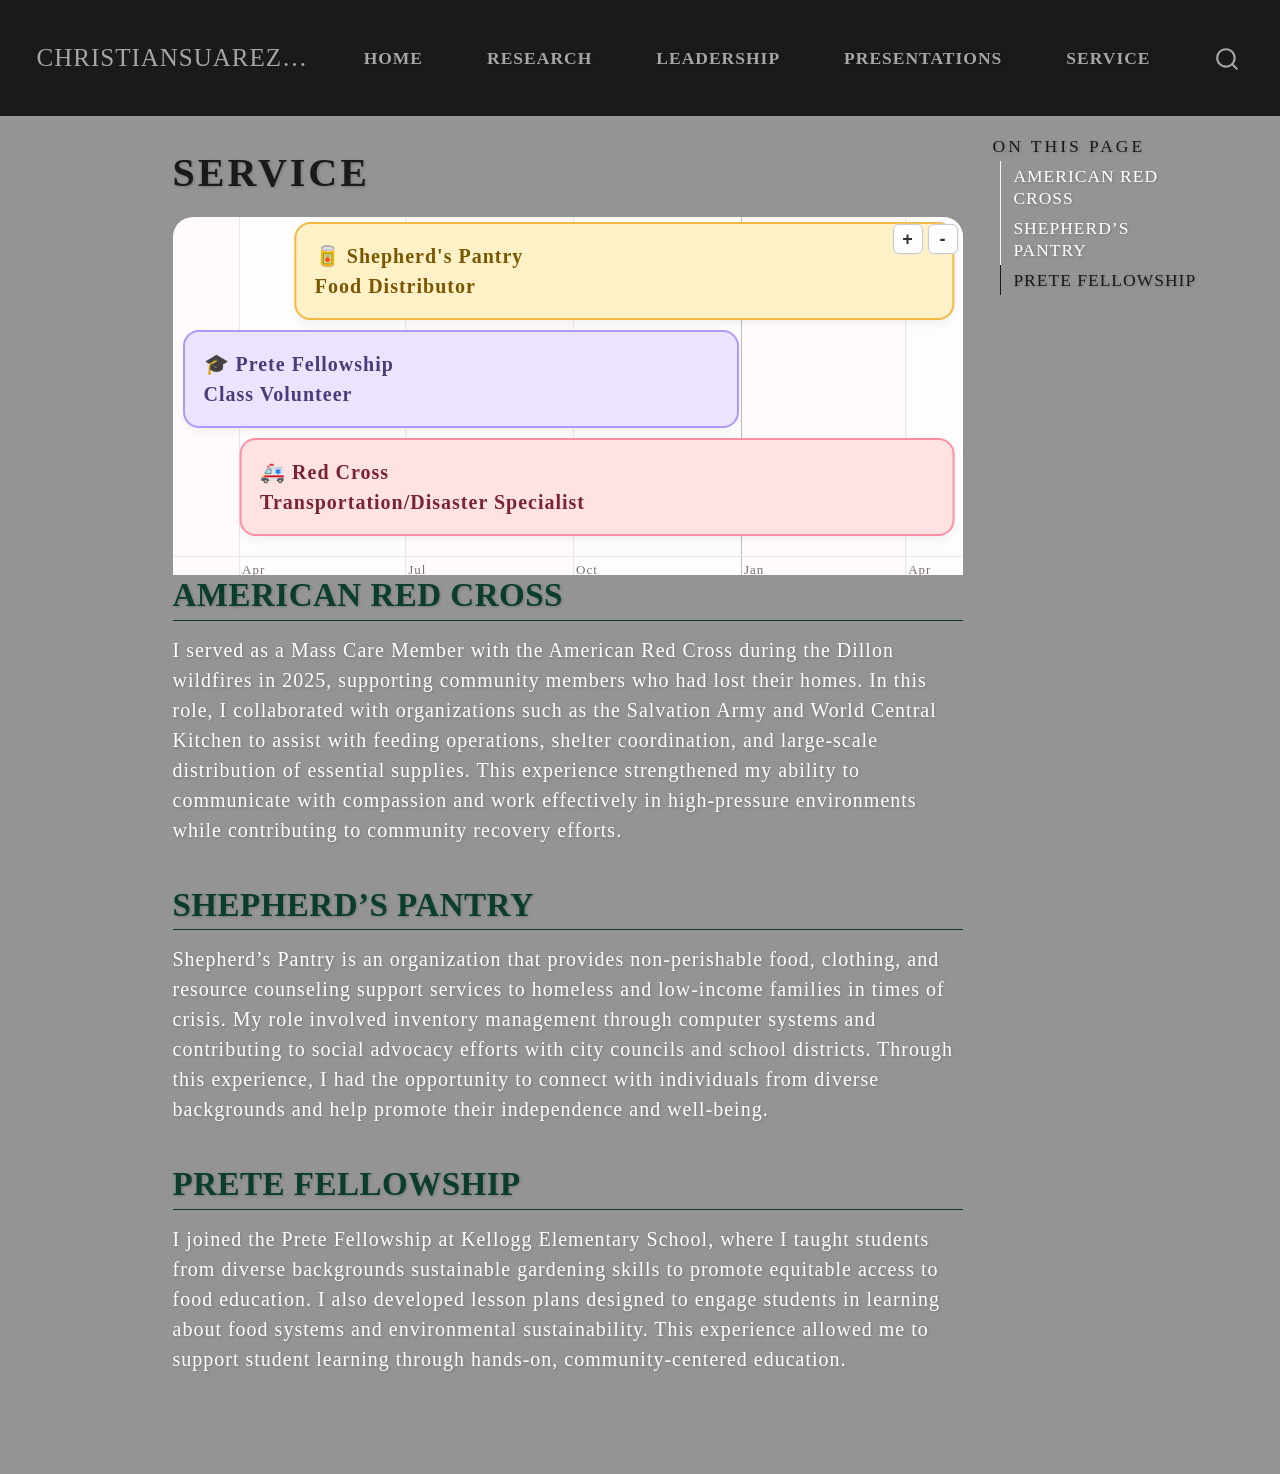
<file: service.html>
<!DOCTYPE html>
<html xmlns="http://www.w3.org/1999/xhtml" lang="en" xml:lang="en"><head>

<meta charset="utf-8">
<meta name="generator" content="quarto-1.8.25">

<meta name="viewport" content="width=device-width, initial-scale=1.0, user-scalable=yes">


<title>Service – christiansuarez.me</title>
<style>
code{white-space: pre-wrap;}
span.smallcaps{font-variant: small-caps;}
div.columns{display: flex; gap: min(4vw, 1.5em);}
div.column{flex: auto; overflow-x: auto;}
div.hanging-indent{margin-left: 1.5em; text-indent: -1.5em;}
ul.task-list{list-style: none;}
ul.task-list li input[type="checkbox"] {
  width: 0.8em;
  margin: 0 0.8em 0.2em -1em; /* quarto-specific, see https://github.com/quarto-dev/quarto-cli/issues/4556 */ 
  vertical-align: middle;
}
</style>


<script src="site_libs/quarto-nav/quarto-nav.js"></script>
<script src="site_libs/quarto-nav/headroom.min.js"></script>
<script src="site_libs/clipboard/clipboard.min.js"></script>
<script src="site_libs/quarto-search/autocomplete.umd.js"></script>
<script src="site_libs/quarto-search/fuse.min.js"></script>
<script src="site_libs/quarto-search/quarto-search.js"></script>
<meta name="quarto:offset" content="./">
<script src="site_libs/quarto-html/quarto.js" type="module"></script>
<script src="site_libs/quarto-html/tabsets/tabsets.js" type="module"></script>
<script src="site_libs/quarto-html/axe/axe-check.js" type="module"></script>
<script src="site_libs/quarto-html/popper.min.js"></script>
<script src="site_libs/quarto-html/tippy.umd.min.js"></script>
<script src="site_libs/quarto-html/anchor.min.js"></script>
<link href="site_libs/quarto-html/tippy.css" rel="stylesheet">
<link href="site_libs/quarto-html/quarto-syntax-highlighting-dark-707d8167ce6003fca903bfe2be84ab7f.css" rel="stylesheet" id="quarto-text-highlighting-styles">
<script src="site_libs/bootstrap/bootstrap.min.js"></script>
<link href="site_libs/bootstrap/bootstrap-icons.css" rel="stylesheet">
<link href="site_libs/bootstrap/bootstrap-041ff7af5e7646bd3cb8bb469810ca34.min.css" rel="stylesheet" append-hash="true" id="quarto-bootstrap" data-mode="dark">
<script id="quarto-search-options" type="application/json">{
  "location": "navbar",
  "copy-button": false,
  "collapse-after": 3,
  "panel-placement": "end",
  "type": "overlay",
  "limit": 50,
  "keyboard-shortcut": [
    "f",
    "/",
    "s"
  ],
  "show-item-context": false,
  "language": {
    "search-no-results-text": "No results",
    "search-matching-documents-text": "matching documents",
    "search-copy-link-title": "Copy link to search",
    "search-hide-matches-text": "Hide additional matches",
    "search-more-match-text": "more match in this document",
    "search-more-matches-text": "more matches in this document",
    "search-clear-button-title": "Clear",
    "search-text-placeholder": "",
    "search-detached-cancel-button-title": "Cancel",
    "search-submit-button-title": "Submit",
    "search-label": "Search"
  }
}</script>
<link href="site_libs/htmltools-fill-0.5.9/fill.css" rel="stylesheet">

<script src="site_libs/htmlwidgets-1.6.4/htmlwidgets.js"></script>

<link href="site_libs/visjs-7.4.9/vis-timeline-graph2d.min.css" rel="stylesheet">

<script src="site_libs/visjs-7.4.9/vis-timeline-graph2d.min.js"></script>

<link href="site_libs/timeline-0.4/timevis.css" rel="stylesheet">

<script src="site_libs/timevis-binding-2.1.0/timevis.js"></script>

<script src="site_libs/jquery-3.6.0/jquery-3.6.0.min.js"></script>



<link rel="stylesheet" href="styles.css">
</head>

<body class="nav-fixed quarto-light">

<div id="quarto-search-results"></div>
  <header id="quarto-header" class="headroom fixed-top">
    <nav class="navbar navbar-expand-lg " data-bs-theme="dark">
      <div class="navbar-container container-fluid">
      <div class="navbar-brand-container mx-auto">
    <a href="./index.html" class="navbar-brand navbar-brand-logo">
    </a>
    <a class="navbar-brand" href="./index.html">
    <span class="navbar-title">christiansuarez.me</span>
    </a>
  </div>
            <div id="quarto-search" class="" title="Search"></div>
          <button class="navbar-toggler" type="button" data-bs-toggle="collapse" data-bs-target="#navbarCollapse" aria-controls="navbarCollapse" role="menu" aria-expanded="false" aria-label="Toggle navigation" onclick="if (window.quartoToggleHeadroom) { window.quartoToggleHeadroom(); }">
  <span class="navbar-toggler-icon"></span>
</button>
          <div class="collapse navbar-collapse" id="navbarCollapse">
            <ul class="navbar-nav navbar-nav-scroll me-auto">
  <li class="nav-item">
    <a class="nav-link" href="./index.html"> 
<span class="menu-text">Home</span></a>
  </li>  
  <li class="nav-item">
    <a class="nav-link" href="./research.html"> 
<span class="menu-text">Research</span></a>
  </li>  
  <li class="nav-item">
    <a class="nav-link" href="./leadership.html"> 
<span class="menu-text">Leadership</span></a>
  </li>  
  <li class="nav-item">
    <a class="nav-link" href="./presentations.html"> 
<span class="menu-text">Presentations</span></a>
  </li>  
  <li class="nav-item">
    <a class="nav-link active" href="./service.html" aria-current="page"> 
<span class="menu-text">Service</span></a>
  </li>  
</ul>
          </div> <!-- /navcollapse -->
            <div class="quarto-navbar-tools">
</div>
      </div> <!-- /container-fluid -->
    </nav>
</header>
<!-- content -->
<div id="quarto-content" class="quarto-container page-columns page-rows-contents page-layout-article page-navbar">
<!-- sidebar -->
<!-- margin-sidebar -->
    <div id="quarto-margin-sidebar" class="sidebar margin-sidebar">
        <nav id="TOC" role="doc-toc" class="toc-active">
    <h2 id="toc-title">On this page</h2>
   
  <ul>
  <li><a href="#american-red-cross" id="toc-american-red-cross" class="nav-link active" data-scroll-target="#american-red-cross">AMERICAN RED CROSS</a></li>
  <li><a href="#shepherds-pantry" id="toc-shepherds-pantry" class="nav-link" data-scroll-target="#shepherds-pantry">SHEPHERD’S PANTRY</a></li>
  <li><a href="#prete-fellowship" id="toc-prete-fellowship" class="nav-link" data-scroll-target="#prete-fellowship">PRETE FELLOWSHIP</a></li>
  </ul>
</nav>
    </div>
<!-- main -->
<main class="content" id="quarto-document-content">

<header id="title-block-header" class="quarto-title-block default">
<div class="quarto-title">
<h1 class="title">Service</h1>
</div>



<div class="quarto-title-meta">

    
  
    
  </div>
  


</header>


<div class="cell">
<div class="cell-output-display">
<style>
      .vis-timeline {
        border-radius: 20px;
        border: none !important;
        box-shadow: 0 10px 24px rgba(0,0,0,.08);
        background: #fffafc;
        padding: 8px;
      }

      .vis-panel.vis-center,
      .vis-panel.vis-left,
      .vis-panel.vis-top,
      .vis-panel.vis-bottom {
        border-color: #f1e4ea !important;
      }

      .vis-item {
        border-radius: 16px !important;
        padding: 12px 14px !important;
        font-weight: 700;
        box-shadow: 0 4px 10px rgba(0,0,0,.05);
      }

      .vis-item.redcross {
        background: #ffe3e3 !important;
        border: 2px solid #ff8fa3 !important;
        color: #7a2333 !important;
      }

      .vis-item.pantry {
        background: #fff1c7 !important;
        border: 2px solid #f4b942 !important;
        color: #7a5600 !important;
      }

      .vis-item.prete {
        background: #ece4ff !important;
        border: 2px solid #b197fc !important;
        color: #4b3b7a !important;
      }

      .role-sub {
        display: block;
        font-size: 0.88em;
        font-weight: 500;
        opacity: 0.9;
        margin-top: 4px;
      }

      .vis-time-axis .vis-text {
        color: #7c6f75 !important;
        font-size: 13px !important;
      }

      .vis-current-time {
        background-color: #ff6b81 !important;
        width: 3px !important;
      }
    </style>
<div class="timevis html-widget html-fill-item" id="htmlwidget-3a85104d2264fc380513" style="width:100%;height:338px;">
<div class="btn-group zoom-menu">
<button type="button" class="btn btn-default btn-lg zoom-in" title="Zoom in">+</button>
<button type="button" class="btn btn-default btn-lg zoom-out" title="Zoom out">-</button>
</div>
</div>
<script type="application/json" data-for="htmlwidget-3a85104d2264fc380513">{"x":{"items":[{"id":"1","content":"🚑 Red Cross<br><span class='role-sub'>Transportation/Disaster Specialist<\/span>","start":"2025-04-01","end":"2026-04-28","className":"redcross"},{"id":"2","content":"🥫 Shepherd's Pantry<br><span class='role-sub'>Food Distributor<\/span>","start":"2025-05-01","end":"2026-04-28","className":"pantry"},{"id":"3","content":"🎓 Prete Fellowship<br><span class='role-sub'>Class Volunteer<\/span>","start":"2025-03-01","end":"2025-12-31","className":"prete"}],"groups":null,"showZoom":true,"zoomFactor":0.5,"fit":true,"options":{"stack":true,"showCurrentTime":true,"zoomKey":"ctrlKey"},"height":null,"timezone":null,"api":[]},"evals":[],"jsHooks":[]}</script>
</div>
</div>
<section id="american-red-cross" class="level2">
<h2 class="anchored" data-anchor-id="american-red-cross">AMERICAN RED CROSS</h2>
<p>I served as a Mass Care Member with the American Red Cross during the Dillon wildfires in 2025, supporting community members who had lost their homes. In this role, I collaborated with organizations such as the Salvation Army and World Central Kitchen to assist with feeding operations, shelter coordination, and large-scale distribution of essential supplies. This experience strengthened my ability to communicate with compassion and work effectively in high-pressure environments while contributing to community recovery efforts.</p>
</section>
<section id="shepherds-pantry" class="level2">
<h2 class="anchored" data-anchor-id="shepherds-pantry">SHEPHERD’S PANTRY</h2>
<p>Shepherd’s Pantry is an organization that provides non-perishable food, clothing, and resource counseling support services to homeless and low-income families in times of crisis. My role involved inventory management through computer systems and contributing to social advocacy efforts with city councils and school districts. Through this experience, I had the opportunity to connect with individuals from diverse backgrounds and help promote their independence and well-being.</p>
</section>
<section id="prete-fellowship" class="level2">
<h2 class="anchored" data-anchor-id="prete-fellowship">PRETE FELLOWSHIP</h2>
<p>I joined the Prete Fellowship at Kellogg Elementary School, where I taught students from diverse backgrounds sustainable gardening skills to promote equitable access to food education. I also developed lesson plans designed to engage students in learning about food systems and environmental sustainability. This experience allowed me to support student learning through hands-on, community-centered education.</p>


</section>

</main> <!-- /main -->
<script id="quarto-html-after-body" type="application/javascript">
  window.document.addEventListener("DOMContentLoaded", function (event) {
    const icon = "";
    const anchorJS = new window.AnchorJS();
    anchorJS.options = {
      placement: 'right',
      icon: icon
    };
    anchorJS.add('.anchored');
    const isCodeAnnotation = (el) => {
      for (const clz of el.classList) {
        if (clz.startsWith('code-annotation-')) {                     
          return true;
        }
      }
      return false;
    }
    const onCopySuccess = function(e) {
      // button target
      const button = e.trigger;
      // don't keep focus
      button.blur();
      // flash "checked"
      button.classList.add('code-copy-button-checked');
      var currentTitle = button.getAttribute("title");
      button.setAttribute("title", "Copied!");
      let tooltip;
      if (window.bootstrap) {
        button.setAttribute("data-bs-toggle", "tooltip");
        button.setAttribute("data-bs-placement", "left");
        button.setAttribute("data-bs-title", "Copied!");
        tooltip = new bootstrap.Tooltip(button, 
          { trigger: "manual", 
            customClass: "code-copy-button-tooltip",
            offset: [0, -8]});
        tooltip.show();    
      }
      setTimeout(function() {
        if (tooltip) {
          tooltip.hide();
          button.removeAttribute("data-bs-title");
          button.removeAttribute("data-bs-toggle");
          button.removeAttribute("data-bs-placement");
        }
        button.setAttribute("title", currentTitle);
        button.classList.remove('code-copy-button-checked');
      }, 1000);
      // clear code selection
      e.clearSelection();
    }
    const getTextToCopy = function(trigger) {
      const outerScaffold = trigger.parentElement.cloneNode(true);
      const codeEl = outerScaffold.querySelector('code');
      for (const childEl of codeEl.children) {
        if (isCodeAnnotation(childEl)) {
          childEl.remove();
        }
      }
      return codeEl.innerText;
    }
    const clipboard = new window.ClipboardJS('.code-copy-button:not([data-in-quarto-modal])', {
      text: getTextToCopy
    });
    clipboard.on('success', onCopySuccess);
    if (window.document.getElementById('quarto-embedded-source-code-modal')) {
      const clipboardModal = new window.ClipboardJS('.code-copy-button[data-in-quarto-modal]', {
        text: getTextToCopy,
        container: window.document.getElementById('quarto-embedded-source-code-modal')
      });
      clipboardModal.on('success', onCopySuccess);
    }
      var localhostRegex = new RegExp(/^(?:http|https):\/\/localhost\:?[0-9]*\//);
      var mailtoRegex = new RegExp(/^mailto:/);
        var filterRegex = new RegExp('/' + window.location.host + '/');
      var isInternal = (href) => {
          return filterRegex.test(href) || localhostRegex.test(href) || mailtoRegex.test(href);
      }
      // Inspect non-navigation links and adorn them if external
     var links = window.document.querySelectorAll('a[href]:not(.nav-link):not(.navbar-brand):not(.toc-action):not(.sidebar-link):not(.sidebar-item-toggle):not(.pagination-link):not(.no-external):not([aria-hidden]):not(.dropdown-item):not(.quarto-navigation-tool):not(.about-link)');
      for (var i=0; i<links.length; i++) {
        const link = links[i];
        if (!isInternal(link.href)) {
          // undo the damage that might have been done by quarto-nav.js in the case of
          // links that we want to consider external
          if (link.dataset.originalHref !== undefined) {
            link.href = link.dataset.originalHref;
          }
        }
      }
    function tippyHover(el, contentFn, onTriggerFn, onUntriggerFn) {
      const config = {
        allowHTML: true,
        maxWidth: 500,
        delay: 100,
        arrow: false,
        appendTo: function(el) {
            return el.parentElement;
        },
        interactive: true,
        interactiveBorder: 10,
        theme: 'quarto',
        placement: 'bottom-start',
      };
      if (contentFn) {
        config.content = contentFn;
      }
      if (onTriggerFn) {
        config.onTrigger = onTriggerFn;
      }
      if (onUntriggerFn) {
        config.onUntrigger = onUntriggerFn;
      }
      window.tippy(el, config); 
    }
    const noterefs = window.document.querySelectorAll('a[role="doc-noteref"]');
    for (var i=0; i<noterefs.length; i++) {
      const ref = noterefs[i];
      tippyHover(ref, function() {
        // use id or data attribute instead here
        let href = ref.getAttribute('data-footnote-href') || ref.getAttribute('href');
        try { href = new URL(href).hash; } catch {}
        const id = href.replace(/^#\/?/, "");
        const note = window.document.getElementById(id);
        if (note) {
          return note.innerHTML;
        } else {
          return "";
        }
      });
    }
    const xrefs = window.document.querySelectorAll('a.quarto-xref');
    const processXRef = (id, note) => {
      // Strip column container classes
      const stripColumnClz = (el) => {
        el.classList.remove("page-full", "page-columns");
        if (el.children) {
          for (const child of el.children) {
            stripColumnClz(child);
          }
        }
      }
      stripColumnClz(note)
      if (id === null || id.startsWith('sec-')) {
        // Special case sections, only their first couple elements
        const container = document.createElement("div");
        if (note.children && note.children.length > 2) {
          container.appendChild(note.children[0].cloneNode(true));
          for (let i = 1; i < note.children.length; i++) {
            const child = note.children[i];
            if (child.tagName === "P" && child.innerText === "") {
              continue;
            } else {
              container.appendChild(child.cloneNode(true));
              break;
            }
          }
          if (window.Quarto?.typesetMath) {
            window.Quarto.typesetMath(container);
          }
          return container.innerHTML
        } else {
          if (window.Quarto?.typesetMath) {
            window.Quarto.typesetMath(note);
          }
          return note.innerHTML;
        }
      } else {
        // Remove any anchor links if they are present
        const anchorLink = note.querySelector('a.anchorjs-link');
        if (anchorLink) {
          anchorLink.remove();
        }
        if (window.Quarto?.typesetMath) {
          window.Quarto.typesetMath(note);
        }
        if (note.classList.contains("callout")) {
          return note.outerHTML;
        } else {
          return note.innerHTML;
        }
      }
    }
    for (var i=0; i<xrefs.length; i++) {
      const xref = xrefs[i];
      tippyHover(xref, undefined, function(instance) {
        instance.disable();
        let url = xref.getAttribute('href');
        let hash = undefined; 
        if (url.startsWith('#')) {
          hash = url;
        } else {
          try { hash = new URL(url).hash; } catch {}
        }
        if (hash) {
          const id = hash.replace(/^#\/?/, "");
          const note = window.document.getElementById(id);
          if (note !== null) {
            try {
              const html = processXRef(id, note.cloneNode(true));
              instance.setContent(html);
            } finally {
              instance.enable();
              instance.show();
            }
          } else {
            // See if we can fetch this
            fetch(url.split('#')[0])
            .then(res => res.text())
            .then(html => {
              const parser = new DOMParser();
              const htmlDoc = parser.parseFromString(html, "text/html");
              const note = htmlDoc.getElementById(id);
              if (note !== null) {
                const html = processXRef(id, note);
                instance.setContent(html);
              } 
            }).finally(() => {
              instance.enable();
              instance.show();
            });
          }
        } else {
          // See if we can fetch a full url (with no hash to target)
          // This is a special case and we should probably do some content thinning / targeting
          fetch(url)
          .then(res => res.text())
          .then(html => {
            const parser = new DOMParser();
            const htmlDoc = parser.parseFromString(html, "text/html");
            const note = htmlDoc.querySelector('main.content');
            if (note !== null) {
              // This should only happen for chapter cross references
              // (since there is no id in the URL)
              // remove the first header
              if (note.children.length > 0 && note.children[0].tagName === "HEADER") {
                note.children[0].remove();
              }
              const html = processXRef(null, note);
              instance.setContent(html);
            } 
          }).finally(() => {
            instance.enable();
            instance.show();
          });
        }
      }, function(instance) {
      });
    }
        let selectedAnnoteEl;
        const selectorForAnnotation = ( cell, annotation) => {
          let cellAttr = 'data-code-cell="' + cell + '"';
          let lineAttr = 'data-code-annotation="' +  annotation + '"';
          const selector = 'span[' + cellAttr + '][' + lineAttr + ']';
          return selector;
        }
        const selectCodeLines = (annoteEl) => {
          const doc = window.document;
          const targetCell = annoteEl.getAttribute("data-target-cell");
          const targetAnnotation = annoteEl.getAttribute("data-target-annotation");
          const annoteSpan = window.document.querySelector(selectorForAnnotation(targetCell, targetAnnotation));
          const lines = annoteSpan.getAttribute("data-code-lines").split(",");
          const lineIds = lines.map((line) => {
            return targetCell + "-" + line;
          })
          let top = null;
          let height = null;
          let parent = null;
          if (lineIds.length > 0) {
              //compute the position of the single el (top and bottom and make a div)
              const el = window.document.getElementById(lineIds[0]);
              top = el.offsetTop;
              height = el.offsetHeight;
              parent = el.parentElement.parentElement;
            if (lineIds.length > 1) {
              const lastEl = window.document.getElementById(lineIds[lineIds.length - 1]);
              const bottom = lastEl.offsetTop + lastEl.offsetHeight;
              height = bottom - top;
            }
            if (top !== null && height !== null && parent !== null) {
              // cook up a div (if necessary) and position it 
              let div = window.document.getElementById("code-annotation-line-highlight");
              if (div === null) {
                div = window.document.createElement("div");
                div.setAttribute("id", "code-annotation-line-highlight");
                div.style.position = 'absolute';
                parent.appendChild(div);
              }
              div.style.top = top - 2 + "px";
              div.style.height = height + 4 + "px";
              div.style.left = 0;
              let gutterDiv = window.document.getElementById("code-annotation-line-highlight-gutter");
              if (gutterDiv === null) {
                gutterDiv = window.document.createElement("div");
                gutterDiv.setAttribute("id", "code-annotation-line-highlight-gutter");
                gutterDiv.style.position = 'absolute';
                const codeCell = window.document.getElementById(targetCell);
                const gutter = codeCell.querySelector('.code-annotation-gutter');
                gutter.appendChild(gutterDiv);
              }
              gutterDiv.style.top = top - 2 + "px";
              gutterDiv.style.height = height + 4 + "px";
            }
            selectedAnnoteEl = annoteEl;
          }
        };
        const unselectCodeLines = () => {
          const elementsIds = ["code-annotation-line-highlight", "code-annotation-line-highlight-gutter"];
          elementsIds.forEach((elId) => {
            const div = window.document.getElementById(elId);
            if (div) {
              div.remove();
            }
          });
          selectedAnnoteEl = undefined;
        };
          // Handle positioning of the toggle
      window.addEventListener(
        "resize",
        throttle(() => {
          elRect = undefined;
          if (selectedAnnoteEl) {
            selectCodeLines(selectedAnnoteEl);
          }
        }, 10)
      );
      function throttle(fn, ms) {
      let throttle = false;
      let timer;
        return (...args) => {
          if(!throttle) { // first call gets through
              fn.apply(this, args);
              throttle = true;
          } else { // all the others get throttled
              if(timer) clearTimeout(timer); // cancel #2
              timer = setTimeout(() => {
                fn.apply(this, args);
                timer = throttle = false;
              }, ms);
          }
        };
      }
        // Attach click handler to the DT
        const annoteDls = window.document.querySelectorAll('dt[data-target-cell]');
        for (const annoteDlNode of annoteDls) {
          annoteDlNode.addEventListener('click', (event) => {
            const clickedEl = event.target;
            if (clickedEl !== selectedAnnoteEl) {
              unselectCodeLines();
              const activeEl = window.document.querySelector('dt[data-target-cell].code-annotation-active');
              if (activeEl) {
                activeEl.classList.remove('code-annotation-active');
              }
              selectCodeLines(clickedEl);
              clickedEl.classList.add('code-annotation-active');
            } else {
              // Unselect the line
              unselectCodeLines();
              clickedEl.classList.remove('code-annotation-active');
            }
          });
        }
    const findCites = (el) => {
      const parentEl = el.parentElement;
      if (parentEl) {
        const cites = parentEl.dataset.cites;
        if (cites) {
          return {
            el,
            cites: cites.split(' ')
          };
        } else {
          return findCites(el.parentElement)
        }
      } else {
        return undefined;
      }
    };
    var bibliorefs = window.document.querySelectorAll('a[role="doc-biblioref"]');
    for (var i=0; i<bibliorefs.length; i++) {
      const ref = bibliorefs[i];
      const citeInfo = findCites(ref);
      if (citeInfo) {
        tippyHover(citeInfo.el, function() {
          var popup = window.document.createElement('div');
          citeInfo.cites.forEach(function(cite) {
            var citeDiv = window.document.createElement('div');
            citeDiv.classList.add('hanging-indent');
            citeDiv.classList.add('csl-entry');
            var biblioDiv = window.document.getElementById('ref-' + cite);
            if (biblioDiv) {
              citeDiv.innerHTML = biblioDiv.innerHTML;
            }
            popup.appendChild(citeDiv);
          });
          return popup.innerHTML;
        });
      }
    }
  });
  </script>
</div> <!-- /content -->




</body></html>
</file>
<file: site_libs/quarto-html/tippy.css>
.tippy-box[data-animation=fade][data-state=hidden]{opacity:0}[data-tippy-root]{max-width:calc(100vw - 10px)}.tippy-box{position:relative;background-color:#333;color:#fff;border-radius:4px;font-size:14px;line-height:1.4;white-space:normal;outline:0;transition-property:transform,visibility,opacity}.tippy-box[data-placement^=top]>.tippy-arrow{bottom:0}.tippy-box[data-placement^=top]>.tippy-arrow:before{bottom:-7px;left:0;border-width:8px 8px 0;border-top-color:initial;transform-origin:center top}.tippy-box[data-placement^=bottom]>.tippy-arrow{top:0}.tippy-box[data-placement^=bottom]>.tippy-arrow:before{top:-7px;left:0;border-width:0 8px 8px;border-bottom-color:initial;transform-origin:center bottom}.tippy-box[data-placement^=left]>.tippy-arrow{right:0}.tippy-box[data-placement^=left]>.tippy-arrow:before{border-width:8px 0 8px 8px;border-left-color:initial;right:-7px;transform-origin:center left}.tippy-box[data-placement^=right]>.tippy-arrow{left:0}.tippy-box[data-placement^=right]>.tippy-arrow:before{left:-7px;border-width:8px 8px 8px 0;border-right-color:initial;transform-origin:center right}.tippy-box[data-inertia][data-state=visible]{transition-timing-function:cubic-bezier(.54,1.5,.38,1.11)}.tippy-arrow{width:16px;height:16px;color:#333}.tippy-arrow:before{content:"";position:absolute;border-color:transparent;border-style:solid}.tippy-content{position:relative;padding:5px 9px;z-index:1}
</file>
<file: site_libs/quarto-html/quarto-syntax-highlighting-dark-707d8167ce6003fca903bfe2be84ab7f.css>
/* quarto syntax highlight colors */
:root {
  --quarto-hl-al-color: #f07178;
  --quarto-hl-an-color: #d4d0ab;
  --quarto-hl-at-color: #00e0e0;
  --quarto-hl-bn-color: #d4d0ab;
  --quarto-hl-bu-color: #abe338;
  --quarto-hl-ch-color: #abe338;
  --quarto-hl-co-color: #f8f8f2;
  --quarto-hl-cv-color: #ffd700;
  --quarto-hl-cn-color: #ffd700;
  --quarto-hl-cf-color: #ffa07a;
  --quarto-hl-dt-color: #ffa07a;
  --quarto-hl-dv-color: #d4d0ab;
  --quarto-hl-do-color: #f8f8f2;
  --quarto-hl-er-color: #f07178;
  --quarto-hl-ex-color: #00e0e0;
  --quarto-hl-fl-color: #d4d0ab;
  --quarto-hl-fu-color: #ffa07a;
  --quarto-hl-im-color: #abe338;
  --quarto-hl-in-color: #d4d0ab;
  --quarto-hl-kw-color: #ffa07a;
  --quarto-hl-op-color: #ffa07a;
  --quarto-hl-ot-color: #00e0e0;
  --quarto-hl-pp-color: #dcc6e0;
  --quarto-hl-re-color: #00e0e0;
  --quarto-hl-sc-color: #abe338;
  --quarto-hl-ss-color: #abe338;
  --quarto-hl-st-color: #abe338;
  --quarto-hl-va-color: #00e0e0;
  --quarto-hl-vs-color: #abe338;
  --quarto-hl-wa-color: #dcc6e0;
}

/* other quarto variables */
:root {
  --quarto-font-monospace: SFMono-Regular, Menlo, Monaco, Consolas, "Liberation Mono", "Courier New", monospace;
}

/* syntax highlight based on Pandoc's rules */
pre > code.sourceCode > span {
  color: #f8f8f2;
}

code.sourceCode > span {
  color: #f8f8f2;
}

div.sourceCode,
div.sourceCode pre.sourceCode {
  color: #f8f8f2;
}

/* Normal */
code span {
  color: #f8f8f2;
}

/* Alert */
code span.al {
  color: #f07178;
}

/* Annotation */
code span.an {
  color: #d4d0ab;
}

/* Attribute */
code span.at {
  color: #00e0e0;
}

/* BaseN */
code span.bn {
  color: #d4d0ab;
}

/* BuiltIn */
code span.bu {
  color: #abe338;
}

/* ControlFlow */
code span.cf {
  font-weight: bold;
  color: #ffa07a;
}

/* Char */
code span.ch {
  color: #abe338;
}

/* Constant */
code span.cn {
  color: #ffd700;
}

/* Comment */
code span.co {
  font-style: italic;
  color: #f8f8f2;
}

/* CommentVar */
code span.cv {
  color: #ffd700;
}

/* Documentation */
code span.do {
  color: #f8f8f2;
}

/* DataType */
code span.dt {
  color: #ffa07a;
}

/* DecVal */
code span.dv {
  color: #d4d0ab;
}

/* Error */
code span.er {
  color: #f07178;
  text-decoration: underline;
}

/* Extension */
code span.ex {
  font-weight: bold;
  color: #00e0e0;
}

/* Float */
code span.fl {
  color: #d4d0ab;
}

/* Function */
code span.fu {
  color: #ffa07a;
}

/* Import */
code span.im {
  color: #abe338;
}

/* Information */
code span.in {
  color: #d4d0ab;
}

/* Keyword */
code span.kw {
  font-weight: bold;
  color: #ffa07a;
}

/* Operator */
code span.op {
  color: #ffa07a;
}

/* Other */
code span.ot {
  color: #00e0e0;
}

/* Preprocessor */
code span.pp {
  color: #dcc6e0;
}

/* RegionMarker */
code span.re {
  background-color: #f8f8f2;
  color: #00e0e0;
}

/* SpecialChar */
code span.sc {
  color: #abe338;
}

/* SpecialString */
code span.ss {
  color: #abe338;
}

/* String */
code span.st {
  color: #abe338;
}

/* Variable */
code span.va {
  color: #00e0e0;
}

/* VerbatimString */
code span.vs {
  color: #abe338;
}

/* Warning */
code span.wa {
  color: #dcc6e0;
}

.prevent-inlining {
  content: "</";
}

/*# sourceMappingURL=f5ab3bb6f5ded8da9f12dd3a91d3da26.css.map */
</file>
<file: styles.css>
/* css styles */
/* Section headers (adds line like your CV) */
/* Overall text */
/* Section headers (big titles like HONORS AND GRANTS) */
main.content h2 {
  color: #0b3d2e !important;
  border-bottom: 1px solid #0b3d2e !important;
  padding-bottom: 4px;
  margin-bottom: 14px;
  text-transform: uppercase;
  font-weight: 700;
  letter-spacing: 0.5px;
}

/* Body text */
main.content p,
main.content li {
  color: #ffffff !important;
}

/* Bullet dots ONLY */
main.content li::marker {
  color: #ffffff !important;
}

/* Links */
main.content a {
  color: #0b3d2e !important;
  text-decoration: underline;
}

main.content a:hover {
  color: #14532d !important;
}

h1, h2, h3, p, li {
  text-shadow: 1px 1px 3px rgba(0, 0, 0, 0.2);
}

/* =========================
   STORY CARDS
========================= */

.story-card {
  background: rgba(40, 40, 40, 0.35);
  border: 1.5px solid rgba(0, 80, 60, 0.35);
  border-left: 6px solid #005c4b;
  border-radius: 18px;
  padding: 1.5rem 1.75rem;
  margin: 1.5rem 0 2rem 0;
  box-shadow: 0 6px 18px rgba(0, 0, 0, 0.15);
  transition: all 0.25s ease;
}

/* Hover effect */
.story-card:hover {
  transform: translateY(-4px);
  box-shadow: 0 10px 25px rgba(0,0,0,0.25);
}

/* Title (for ### headings) */
.story-card h3 {
  margin-top: 0;
  margin-bottom: 0.75rem;
  color: #005c4b;
  text-transform: uppercase;
  font-weight: 700;
  font-size: 1.3rem;
}

/* Paragraph inside cards */
.story-card p {
  margin: 0;
  line-height: 1.7;
}

/* Remove blur inside cards */
.story-card h3,
.story-card p {
  text-shadow: none;
}

/* =========================
   IMAGE GRID LAYOUT
========================= */

.grid-card {
  display: grid;
  grid-template-columns: 160px 1fr;
  gap: 1.25rem;
  align-items: start;
}

/* Image styling */
.story-img {
  width: 100%;
  height: 130px;
  object-fit: cover;
  object-position: center;
  border-radius: 10px;
  display: block;
}

/* =========================
   MOBILE RESPONSIVE
========================= */

@media (max-width: 768px) {
  .grid-card {
    grid-template-columns: 1fr;
  }

  .story-img {
    width: 100%;
    height: 200px;
  }
}

#leadershipCarousel {
  max-width: 700px;
  margin: 1rem auto 2rem auto;
}

#leadershipCarousel .carousel-item img {
  width: 100%;
  height: 420px;
  object-fit: cover;
  border-radius: 12px;
}

#leadershipCarousel .carousel-control-prev-icon,
#leadershipCarousel .carousel-control-next-icon {
  filter: invert(1);
}
</file>
<file: site_libs/htmltools-fill-0.5.9/fill.css>
@layer htmltools {
  .html-fill-container {
    display: flex;
    flex-direction: column;
    /* Prevent the container from expanding vertically or horizontally beyond its
    parent's constraints. */
    min-height: 0;
    min-width: 0;
  }
  .html-fill-container > .html-fill-item {
    /* Fill items can grow and shrink freely within
    available vertical space in fillable container */
    flex: 1 1 auto;
    min-height: 0;
    min-width: 0;
  }
  .html-fill-container > :not(.html-fill-item) {
    /* Prevent shrinking or growing of non-fill items */
    flex: 0 0 auto;
  }
}
</file>
<file: site_libs/timeline-0.4/timevis.css>
.timevis.html-widget {
  margin-bottom: 20px;
  position: relative;
}
.timevis.html-widget .vis-background .vis-minor.vis-odd {
  background: #fdfdfd;
}
.timevis.html-widget .vis-major {
  font-weight: bold;
}
.timevis.html-widget .zoom-menu {
  display: none;
  position: absolute;
  right: 5px;
  top: 5px;
  z-index: 15;
}
.timevis.html-widget .zoom-menu[data-show-zoom] {
  display: block;
}
.timevis.html-widget .zoom-menu .btn {
  color: #333;
  font-family: arial;
  font-size: 18px;
  line-height: 1.3333333;
  text-shadow: none;
  border-radius: 6px;
  border: 1px solid #CCC;
  padding: 0;
  width: 30px;
  height: 30px;
  background: #FDFDFD;
  box-shadow: 0 0 2px #ddd;
}
</file>
<file: site_libs/visjs-7.4.9/vis-timeline-graph2d.min.css>
.vis-time-axis{position:relative;overflow:hidden}.vis-time-axis.vis-foreground{top:0;left:0;width:100%}.vis-time-axis.vis-background{position:absolute;top:0;left:0;width:100%;height:100%}.vis-time-axis .vis-text{position:absolute;color:#4d4d4d;padding:3px;overflow:hidden;box-sizing:border-box;white-space:nowrap}.vis-time-axis .vis-text.vis-measure{position:absolute;padding-left:0;padding-right:0;margin-left:0;margin-right:0;visibility:hidden}.vis-time-axis .vis-grid.vis-vertical{position:absolute;border-left:1px solid}.vis-time-axis .vis-grid.vis-vertical-rtl{position:absolute;border-right:1px solid}.vis-time-axis .vis-grid.vis-minor{border-color:#e5e5e5}.vis-time-axis .vis-grid.vis-major{border-color:#bfbfbf}.vis .overlay{position:absolute;top:0;left:0;width:100%;height:100%;z-index:10}.vis-active{box-shadow:0 0 10px #86d5f8}.vis-custom-time{background-color:#6e94ff;width:2px;cursor:move;z-index:1}.vis-custom-time>.vis-custom-time-marker{background-color:inherit;color:#fff;font-size:12px;white-space:nowrap;padding:3px 5px;top:0;cursor:auto;z-index:inherit}.vis-current-time{background-color:#ff7f6e;width:2px;z-index:1;pointer-events:none}.vis-rolling-mode-btn{height:40px;width:40px;position:absolute;top:7px;right:20px;border-radius:50%;font-size:28px;cursor:pointer;opacity:.8;color:#fff;font-weight:700;text-align:center;background:#3876c2}.vis-rolling-mode-btn:before{content:"\26F6"}.vis-rolling-mode-btn:hover{opacity:1}.vis-panel{position:absolute;padding:0;margin:0;box-sizing:border-box}.vis-panel.vis-bottom,.vis-panel.vis-center,.vis-panel.vis-left,.vis-panel.vis-right,.vis-panel.vis-top{border:1px #bfbfbf}.vis-panel.vis-center,.vis-panel.vis-left,.vis-panel.vis-right{border-top-style:solid;border-bottom-style:solid;overflow:hidden}.vis-left.vis-panel.vis-vertical-scroll,.vis-right.vis-panel.vis-vertical-scroll{height:100%;overflow-x:hidden;overflow-y:scroll}.vis-left.vis-panel.vis-vertical-scroll{direction:rtl}.vis-left.vis-panel.vis-vertical-scroll .vis-content,.vis-right.vis-panel.vis-vertical-scroll{direction:ltr}.vis-right.vis-panel.vis-vertical-scroll .vis-content{direction:rtl}.vis-panel.vis-bottom,.vis-panel.vis-center,.vis-panel.vis-top{border-left-style:solid;border-right-style:solid}.vis-background{overflow:hidden}.vis-panel>.vis-content{position:relative}.vis-panel .vis-shadow{position:absolute;width:100%;height:1px;box-shadow:0 0 10px rgba(0,0,0,.8)}.vis-panel .vis-shadow.vis-top{top:-1px;left:0}.vis-panel .vis-shadow.vis-bottom{bottom:-1px;left:0}.vis-graph-group0{fill:#4f81bd;fill-opacity:0;stroke-width:2px;stroke:#4f81bd}.vis-graph-group1{fill:#f79646;fill-opacity:0;stroke-width:2px;stroke:#f79646}.vis-graph-group2{fill:#8c51cf;fill-opacity:0;stroke-width:2px;stroke:#8c51cf}.vis-graph-group3{fill:#75c841;fill-opacity:0;stroke-width:2px;stroke:#75c841}.vis-graph-group4{fill:#ff0100;fill-opacity:0;stroke-width:2px;stroke:#ff0100}.vis-graph-group5{fill:#37d8e6;fill-opacity:0;stroke-width:2px;stroke:#37d8e6}.vis-graph-group6{fill:#042662;fill-opacity:0;stroke-width:2px;stroke:#042662}.vis-graph-group7{fill:#00ff26;fill-opacity:0;stroke-width:2px;stroke:#00ff26}.vis-graph-group8{fill:#f0f;fill-opacity:0;stroke-width:2px;stroke:#f0f}.vis-graph-group9{fill:#8f3938;fill-opacity:0;stroke-width:2px;stroke:#8f3938}.vis-timeline .vis-fill{fill-opacity:.1;stroke:none}.vis-timeline .vis-bar{fill-opacity:.5;stroke-width:1px}.vis-timeline .vis-point{stroke-width:2px;fill-opacity:1}.vis-timeline .vis-legend-background{stroke-width:1px;fill-opacity:.9;fill:#fff;stroke:#c2c2c2}.vis-timeline .vis-outline{stroke-width:1px;fill-opacity:1;fill:#fff;stroke:#e5e5e5}.vis-timeline .vis-icon-fill{fill-opacity:.3;stroke:none}.vis-timeline{position:relative;border:1px solid #bfbfbf;overflow:hidden;padding:0;margin:0;box-sizing:border-box}.vis-loading-screen{width:100%;height:100%;position:absolute;top:0;left:0}.vis [class*=span]{min-height:0;width:auto}.vis-item{position:absolute;color:#1a1a1a;border-color:#97b0f8;border-width:1px;background-color:#d5ddf6;display:inline-block;z-index:1}.vis-item.vis-selected{border-color:#ffc200;background-color:#fff785;z-index:2}.vis-editable.vis-selected{cursor:move}.vis-item.vis-point.vis-selected{background-color:#fff785}.vis-item.vis-box{text-align:center;border-style:solid;border-radius:2px}.vis-item.vis-point{background:none}.vis-item.vis-dot{position:absolute;padding:0;border-width:4px;border-style:solid;border-radius:4px}.vis-item.vis-range{border-style:solid;border-radius:2px;box-sizing:border-box}.vis-item.vis-background{border:none;background-color:rgba(213,221,246,.4);box-sizing:border-box;padding:0;margin:0}.vis-item .vis-item-overflow{position:relative;width:100%;height:100%;padding:0;margin:0;overflow:hidden}.vis-item-visible-frame{white-space:nowrap}.vis-item.vis-range .vis-item-content{position:relative;display:inline-block}.vis-item.vis-background .vis-item-content{position:absolute;display:inline-block}.vis-item.vis-line{padding:0;position:absolute;width:0;border-left-width:1px;border-left-style:solid}.vis-item .vis-item-content{white-space:nowrap;box-sizing:border-box;padding:5px}.vis-item .vis-onUpdateTime-tooltip{position:absolute;background:#4f81bd;color:#fff;width:200px;text-align:center;white-space:nowrap;padding:5px;border-radius:1px;transition:.4s;-o-transition:.4s;-moz-transition:.4s;-webkit-transition:.4s}.vis-item .vis-delete,.vis-item .vis-delete-rtl{position:absolute;top:0;width:24px;height:24px;box-sizing:border-box;padding:0 5px;cursor:pointer;-webkit-transition:background .2s linear;-moz-transition:background .2s linear;-ms-transition:background .2s linear;-o-transition:background .2s linear;transition:background .2s linear}.vis-item .vis-delete{right:-24px}.vis-item .vis-delete-rtl{left:-24px}.vis-item .vis-delete-rtl:after,.vis-item .vis-delete:after{content:"\00D7";color:red;font-family:arial,sans-serif;font-size:22px;font-weight:700;-webkit-transition:color .2s linear;-moz-transition:color .2s linear;-ms-transition:color .2s linear;-o-transition:color .2s linear;transition:color .2s linear}.vis-item .vis-delete-rtl:hover,.vis-item .vis-delete:hover{background:red}.vis-item .vis-delete-rtl:hover:after,.vis-item .vis-delete:hover:after{color:#fff}.vis-item .vis-drag-center{position:absolute;width:100%;height:100%;top:0;left:0;cursor:move}.vis-item.vis-range .vis-drag-left{left:-4px;cursor:w-resize}.vis-item.vis-range .vis-drag-left,.vis-item.vis-range .vis-drag-right{position:absolute;width:24px;max-width:20%;min-width:2px;height:100%;top:0}.vis-item.vis-range .vis-drag-right{right:-4px;cursor:e-resize}.vis-range.vis-item.vis-readonly .vis-drag-left,.vis-range.vis-item.vis-readonly .vis-drag-right{cursor:auto}.vis-item.vis-cluster{vertical-align:center;text-align:center;border-style:solid;border-radius:2px}.vis-item.vis-cluster-line{padding:0;position:absolute;width:0;border-left-width:1px;border-left-style:solid}.vis-item.vis-cluster-dot{position:absolute;padding:0;border-width:4px;border-style:solid;border-radius:4px}div.vis-tooltip{position:absolute;visibility:hidden;padding:5px;white-space:nowrap;font-family:verdana;font-size:14px;color:#000;background-color:#f5f4ed;-moz-border-radius:3px;-webkit-border-radius:3px;border-radius:3px;border:1px solid #808074;box-shadow:3px 3px 10px rgba(0,0,0,.2);pointer-events:none;z-index:5}.vis-itemset{position:relative;padding:0;margin:0;box-sizing:border-box}.vis-itemset .vis-background,.vis-itemset .vis-foreground{position:absolute;width:100%;height:100%;overflow:visible}.vis-axis{position:absolute;width:100%;height:0;left:0;z-index:1}.vis-foreground .vis-group{position:relative;box-sizing:border-box;border-bottom:1px solid #bfbfbf}.vis-foreground .vis-group:last-child{border-bottom:none}.vis-nesting-group{cursor:pointer}.vis-label.vis-nested-group.vis-group-level-unknown-but-gte1{background:#f5f5f5}.vis-label.vis-nested-group.vis-group-level-0{background-color:#fff}.vis-ltr .vis-label.vis-nested-group.vis-group-level-0 .vis-inner{padding-left:0}.vis-rtl .vis-label.vis-nested-group.vis-group-level-0 .vis-inner{padding-right:0}.vis-label.vis-nested-group.vis-group-level-1{background-color:rgba(0,0,0,.05)}.vis-ltr .vis-label.vis-nested-group.vis-group-level-1 .vis-inner{padding-left:15px}.vis-rtl .vis-label.vis-nested-group.vis-group-level-1 .vis-inner{padding-right:15px}.vis-label.vis-nested-group.vis-group-level-2{background-color:rgba(0,0,0,.1)}.vis-ltr .vis-label.vis-nested-group.vis-group-level-2 .vis-inner{padding-left:30px}.vis-rtl .vis-label.vis-nested-group.vis-group-level-2 .vis-inner{padding-right:30px}.vis-label.vis-nested-group.vis-group-level-3{background-color:rgba(0,0,0,.15)}.vis-ltr .vis-label.vis-nested-group.vis-group-level-3 .vis-inner{padding-left:45px}.vis-rtl .vis-label.vis-nested-group.vis-group-level-3 .vis-inner{padding-right:45px}.vis-label.vis-nested-group.vis-group-level-4{background-color:rgba(0,0,0,.2)}.vis-ltr .vis-label.vis-nested-group.vis-group-level-4 .vis-inner{padding-left:60px}.vis-rtl .vis-label.vis-nested-group.vis-group-level-4 .vis-inner{padding-right:60px}.vis-label.vis-nested-group.vis-group-level-5{background-color:rgba(0,0,0,.25)}.vis-ltr .vis-label.vis-nested-group.vis-group-level-5 .vis-inner{padding-left:75px}.vis-rtl .vis-label.vis-nested-group.vis-group-level-5 .vis-inner{padding-right:75px}.vis-label.vis-nested-group.vis-group-level-6{background-color:rgba(0,0,0,.3)}.vis-ltr .vis-label.vis-nested-group.vis-group-level-6 .vis-inner{padding-left:90px}.vis-rtl .vis-label.vis-nested-group.vis-group-level-6 .vis-inner{padding-right:90px}.vis-label.vis-nested-group.vis-group-level-7{background-color:rgba(0,0,0,.35)}.vis-ltr .vis-label.vis-nested-group.vis-group-level-7 .vis-inner{padding-left:105px}.vis-rtl .vis-label.vis-nested-group.vis-group-level-7 .vis-inner{padding-right:105px}.vis-label.vis-nested-group.vis-group-level-8{background-color:rgba(0,0,0,.4)}.vis-ltr .vis-label.vis-nested-group.vis-group-level-8 .vis-inner{padding-left:120px}.vis-rtl .vis-label.vis-nested-group.vis-group-level-8 .vis-inner{padding-right:120px}.vis-label.vis-nested-group.vis-group-level-9{background-color:rgba(0,0,0,.45)}.vis-ltr .vis-label.vis-nested-group.vis-group-level-9 .vis-inner{padding-left:135px}.vis-rtl .vis-label.vis-nested-group.vis-group-level-9 .vis-inner{padding-right:135px}.vis-label.vis-nested-group{background-color:rgba(0,0,0,.5)}.vis-ltr .vis-label.vis-nested-group .vis-inner{padding-left:150px}.vis-rtl .vis-label.vis-nested-group .vis-inner{padding-right:150px}.vis-group-level-unknown-but-gte1{border:1px solid red}.vis-label.vis-nesting-group:before{display:inline-block;width:15px}.vis-label.vis-nesting-group.expanded:before{content:"\25BC"}.vis-label.vis-nesting-group.collapsed:before{content:"\25B6"}.vis-rtl .vis-label.vis-nesting-group.collapsed:before{content:"\25C0"}.vis-ltr .vis-label:not(.vis-nesting-group):not(.vis-group-level-0){padding-left:15px}.vis-rtl .vis-label:not(.vis-nesting-group):not(.vis-group-level-0){padding-right:15px}.vis-overlay{position:absolute;top:0;left:0;width:100%;height:100%;z-index:10}.vis-labelset{overflow:hidden}.vis-labelset,.vis-labelset .vis-label{position:relative;box-sizing:border-box}.vis-labelset .vis-label{left:0;top:0;width:100%;color:#4d4d4d;border-bottom:1px solid #bfbfbf}.vis-labelset .vis-label.draggable{cursor:pointer}.vis-group-is-dragging{background:rgba(0,0,0,.1)}.vis-labelset .vis-label:last-child{border-bottom:none}.vis-labelset .vis-label .vis-inner{display:inline-block;padding:5px}.vis-labelset .vis-label .vis-inner.vis-hidden{padding:0}div.vis-configuration{position:relative;display:block;float:left;font-size:12px}div.vis-configuration-wrapper{display:block;width:700px}div.vis-configuration-wrapper:after{clear:both;content:"";display:block}div.vis-configuration.vis-config-option-container{display:block;width:495px;background-color:#fff;border:2px solid #f7f8fa;border-radius:4px;margin-top:20px;left:10px;padding-left:5px}div.vis-configuration.vis-config-button{display:block;width:495px;height:25px;vertical-align:middle;line-height:25px;background-color:#f7f8fa;border:2px solid #ceced0;border-radius:4px;margin-top:20px;left:10px;padding-left:5px;cursor:pointer;margin-bottom:30px}div.vis-configuration.vis-config-button.hover{background-color:#4588e6;border:2px solid #214373;color:#fff}div.vis-configuration.vis-config-item{display:block;float:left;width:495px;height:25px;vertical-align:middle;line-height:25px}div.vis-configuration.vis-config-item.vis-config-s2{left:10px;background-color:#f7f8fa;padding-left:5px;border-radius:3px}div.vis-configuration.vis-config-item.vis-config-s3{left:20px;background-color:#e4e9f0;padding-left:5px;border-radius:3px}div.vis-configuration.vis-config-item.vis-config-s4{left:30px;background-color:#cfd8e6;padding-left:5px;border-radius:3px}div.vis-configuration.vis-config-header{font-size:18px;font-weight:700}div.vis-configuration.vis-config-label{width:120px;height:25px;line-height:25px}div.vis-configuration.vis-config-label.vis-config-s3{width:110px}div.vis-configuration.vis-config-label.vis-config-s4{width:100px}div.vis-configuration.vis-config-colorBlock{top:1px;width:30px;height:19px;border:1px solid #444;border-radius:2px;padding:0;margin:0;cursor:pointer}input.vis-configuration.vis-config-checkbox{left:-5px}input.vis-configuration.vis-config-rangeinput{position:relative;top:-5px;width:60px;padding:1px;margin:0;pointer-events:none}input.vis-configuration.vis-config-range{-webkit-appearance:none;border:0 solid #fff;background-color:transparent;width:300px;height:20px}input.vis-configuration.vis-config-range::-webkit-slider-runnable-track{width:300px;height:5px;background:#dedede;background:-moz-linear-gradient(top,#dedede 0,#c8c8c8 99%);background:-webkit-gradient(linear,left top,left bottom,color-stop(0,#dedede),color-stop(99%,#c8c8c8));background:-webkit-linear-gradient(top,#dedede,#c8c8c8 99%);background:-o-linear-gradient(top,#dedede 0,#c8c8c8 99%);background:-ms-linear-gradient(top,#dedede 0,#c8c8c8 99%);background:linear-gradient(180deg,#dedede 0,#c8c8c8 99%);filter:progid:DXImageTransform.Microsoft.gradient(startColorstr="#dedede",endColorstr="#c8c8c8",GradientType=0);border:1px solid #999;box-shadow:0 0 3px 0 #aaa;border-radius:3px}input.vis-configuration.vis-config-range::-webkit-slider-thumb{-webkit-appearance:none;border:1px solid #14334b;height:17px;width:17px;border-radius:50%;background:#3876c2;background:-moz-linear-gradient(top,#3876c2 0,#385380 100%);background:-webkit-gradient(linear,left top,left bottom,color-stop(0,#3876c2),color-stop(100%,#385380));background:-webkit-linear-gradient(top,#3876c2,#385380);background:-o-linear-gradient(top,#3876c2 0,#385380 100%);background:-ms-linear-gradient(top,#3876c2 0,#385380 100%);background:linear-gradient(180deg,#3876c2 0,#385380);filter:progid:DXImageTransform.Microsoft.gradient(startColorstr="#3876c2",endColorstr="#385380",GradientType=0);box-shadow:0 0 1px 0 #111927;margin-top:-7px}input.vis-configuration.vis-config-range:focus{outline:none}input.vis-configuration.vis-config-range:focus::-webkit-slider-runnable-track{background:#9d9d9d;background:-moz-linear-gradient(top,#9d9d9d 0,#c8c8c8 99%);background:-webkit-gradient(linear,left top,left bottom,color-stop(0,#9d9d9d),color-stop(99%,#c8c8c8));background:-webkit-linear-gradient(top,#9d9d9d,#c8c8c8 99%);background:-o-linear-gradient(top,#9d9d9d 0,#c8c8c8 99%);background:-ms-linear-gradient(top,#9d9d9d 0,#c8c8c8 99%);background:linear-gradient(180deg,#9d9d9d 0,#c8c8c8 99%);filter:progid:DXImageTransform.Microsoft.gradient(startColorstr="#9d9d9d",endColorstr="#c8c8c8",GradientType=0)}input.vis-configuration.vis-config-range::-moz-range-track{width:300px;height:10px;background:#dedede;background:-moz-linear-gradient(top,#dedede 0,#c8c8c8 99%);background:-webkit-gradient(linear,left top,left bottom,color-stop(0,#dedede),color-stop(99%,#c8c8c8));background:-webkit-linear-gradient(top,#dedede,#c8c8c8 99%);background:-o-linear-gradient(top,#dedede 0,#c8c8c8 99%);background:-ms-linear-gradient(top,#dedede 0,#c8c8c8 99%);background:linear-gradient(180deg,#dedede 0,#c8c8c8 99%);filter:progid:DXImageTransform.Microsoft.gradient(startColorstr="#dedede",endColorstr="#c8c8c8",GradientType=0);border:1px solid #999;box-shadow:0 0 3px 0 #aaa;border-radius:3px}input.vis-configuration.vis-config-range::-moz-range-thumb{border:none;height:16px;width:16px;border-radius:50%;background:#385380}input.vis-configuration.vis-config-range:-moz-focusring{outline:1px solid #fff;outline-offset:-1px}input.vis-configuration.vis-config-range::-ms-track{width:300px;height:5px;background:transparent;border-color:transparent;border-width:6px 0;color:transparent}input.vis-configuration.vis-config-range::-ms-fill-lower{background:#777;border-radius:10px}input.vis-configuration.vis-config-range::-ms-fill-upper{background:#ddd;border-radius:10px}input.vis-configuration.vis-config-range::-ms-thumb{border:none;height:16px;width:16px;border-radius:50%;background:#385380}input.vis-configuration.vis-config-range:focus::-ms-fill-lower{background:#888}input.vis-configuration.vis-config-range:focus::-ms-fill-upper{background:#ccc}.vis-configuration-popup{position:absolute;background:rgba(57,76,89,.85);border:2px solid #f2faff;line-height:30px;height:30px;width:150px;text-align:center;color:#fff;font-size:14px;border-radius:4px;-webkit-transition:opacity .3s ease-in-out;-moz-transition:opacity .3s ease-in-out;transition:opacity .3s ease-in-out}.vis-configuration-popup:after,.vis-configuration-popup:before{left:100%;top:50%;border:solid transparent;content:" ";height:0;width:0;position:absolute;pointer-events:none}.vis-configuration-popup:after{border-color:rgba(136,183,213,0) rgba(136,183,213,0) rgba(136,183,213,0) rgba(57,76,89,.85);border-width:8px;margin-top:-8px}.vis-configuration-popup:before{border-color:rgba(194,225,245,0) rgba(194,225,245,0) rgba(194,225,245,0) #f2faff;border-width:12px;margin-top:-12px}.vis-panel.vis-background.vis-horizontal .vis-grid.vis-horizontal{position:absolute;width:100%;height:0;border-bottom:1px solid}.vis-panel.vis-background.vis-horizontal .vis-grid.vis-minor{border-color:#e5e5e5}.vis-panel.vis-background.vis-horizontal .vis-grid.vis-major{border-color:#bfbfbf}.vis-data-axis .vis-y-axis.vis-major{width:100%;position:absolute;color:#4d4d4d;white-space:nowrap}.vis-data-axis .vis-y-axis.vis-major.vis-measure{padding:0;margin:0;border:0;visibility:hidden;width:auto}.vis-data-axis .vis-y-axis.vis-minor{position:absolute;width:100%;color:#bebebe;white-space:nowrap}.vis-data-axis .vis-y-axis.vis-minor.vis-measure{padding:0;margin:0;border:0;visibility:hidden;width:auto}.vis-data-axis .vis-y-axis.vis-title{position:absolute;color:#4d4d4d;white-space:nowrap;bottom:20px;text-align:center}.vis-data-axis .vis-y-axis.vis-title.vis-measure{padding:0;margin:0;visibility:hidden;width:auto}.vis-data-axis .vis-y-axis.vis-title.vis-left{bottom:0;-webkit-transform-origin:left top;-moz-transform-origin:left top;-ms-transform-origin:left top;-o-transform-origin:left top;transform-origin:left bottom;-webkit-transform:rotate(-90deg);-moz-transform:rotate(-90deg);-ms-transform:rotate(-90deg);-o-transform:rotate(-90deg);transform:rotate(-90deg)}.vis-data-axis .vis-y-axis.vis-title.vis-right{bottom:0;-webkit-transform-origin:right bottom;-moz-transform-origin:right bottom;-ms-transform-origin:right bottom;-o-transform-origin:right bottom;transform-origin:right bottom;-webkit-transform:rotate(90deg);-moz-transform:rotate(90deg);-ms-transform:rotate(90deg);-o-transform:rotate(90deg);transform:rotate(90deg)}.vis-legend{background-color:rgba(247,252,255,.65);padding:5px;border:1px solid #b3b3b3;box-shadow:2px 2px 10px hsla(0,0%,60.4%,.55)}.vis-legend-text{white-space:nowrap;display:inline-block}
/*# sourceMappingURL=vis-timeline-graph2d.min.css.map */
</file>
